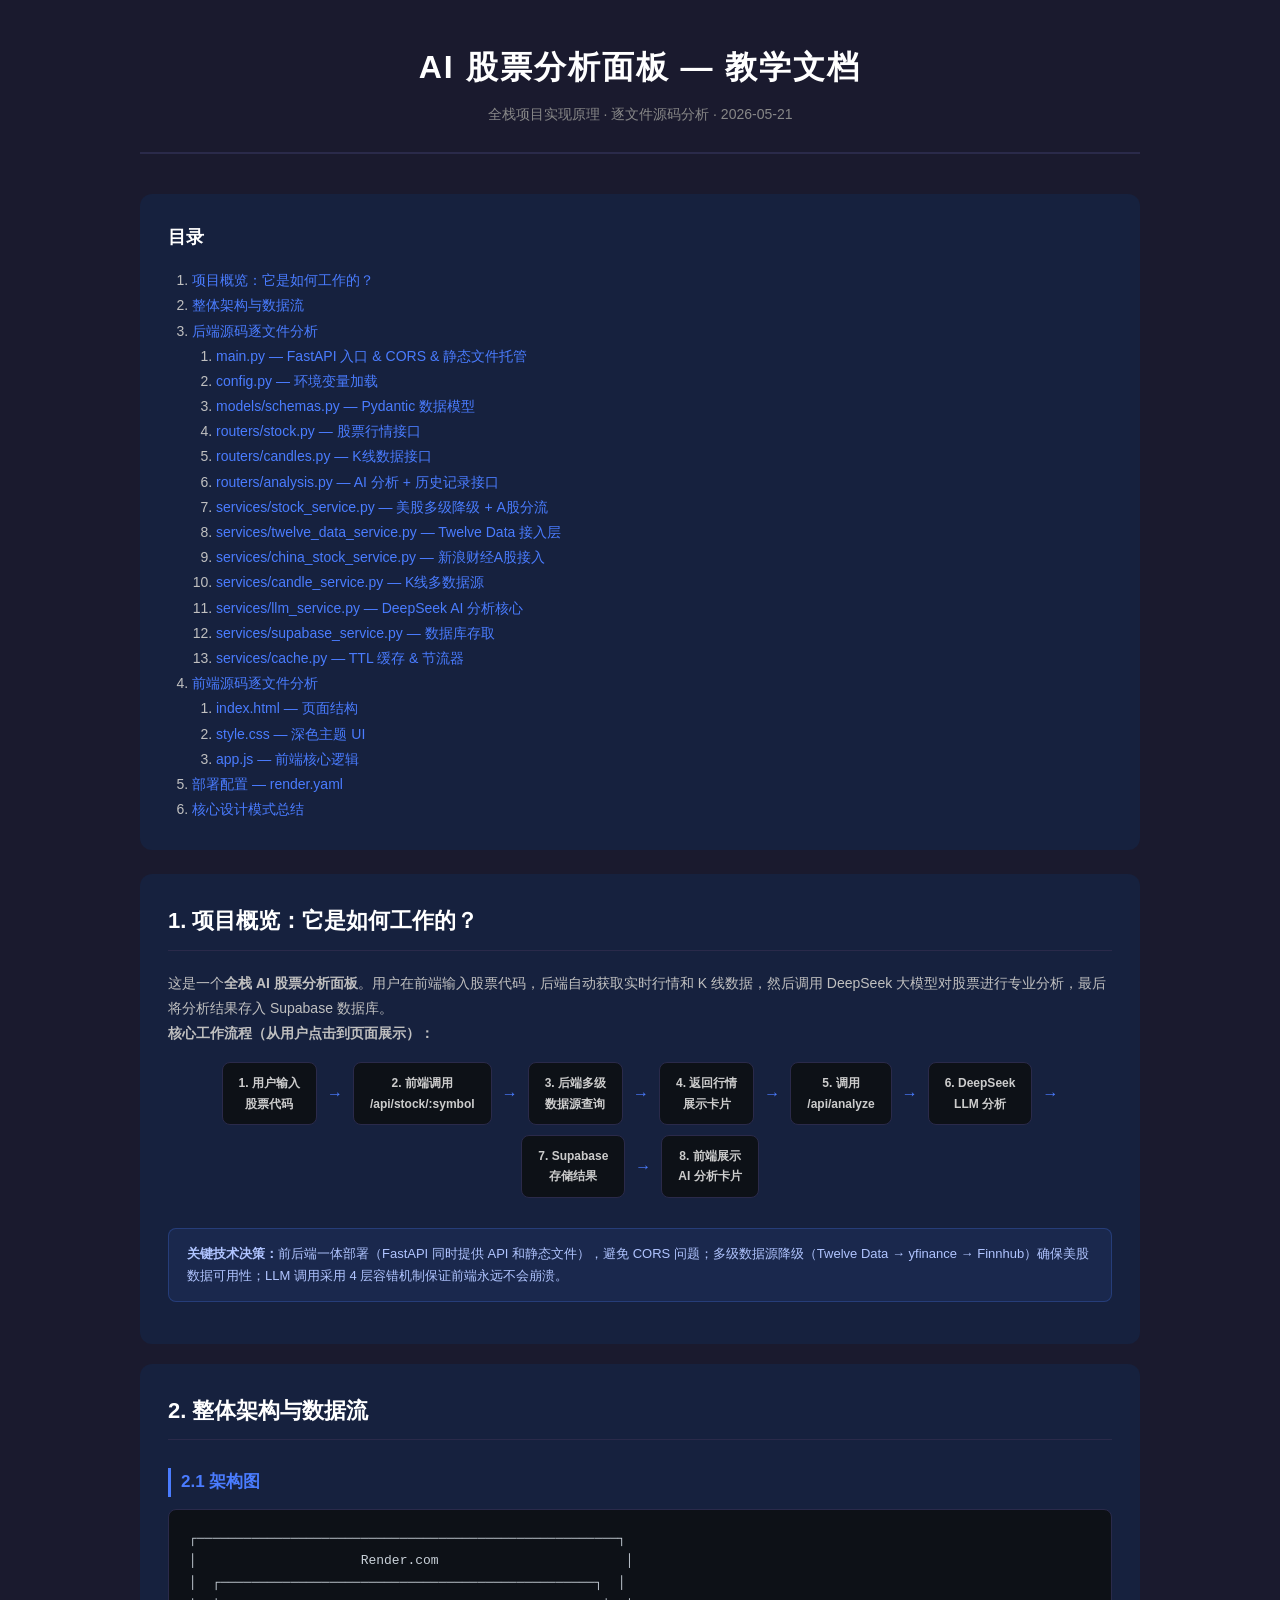
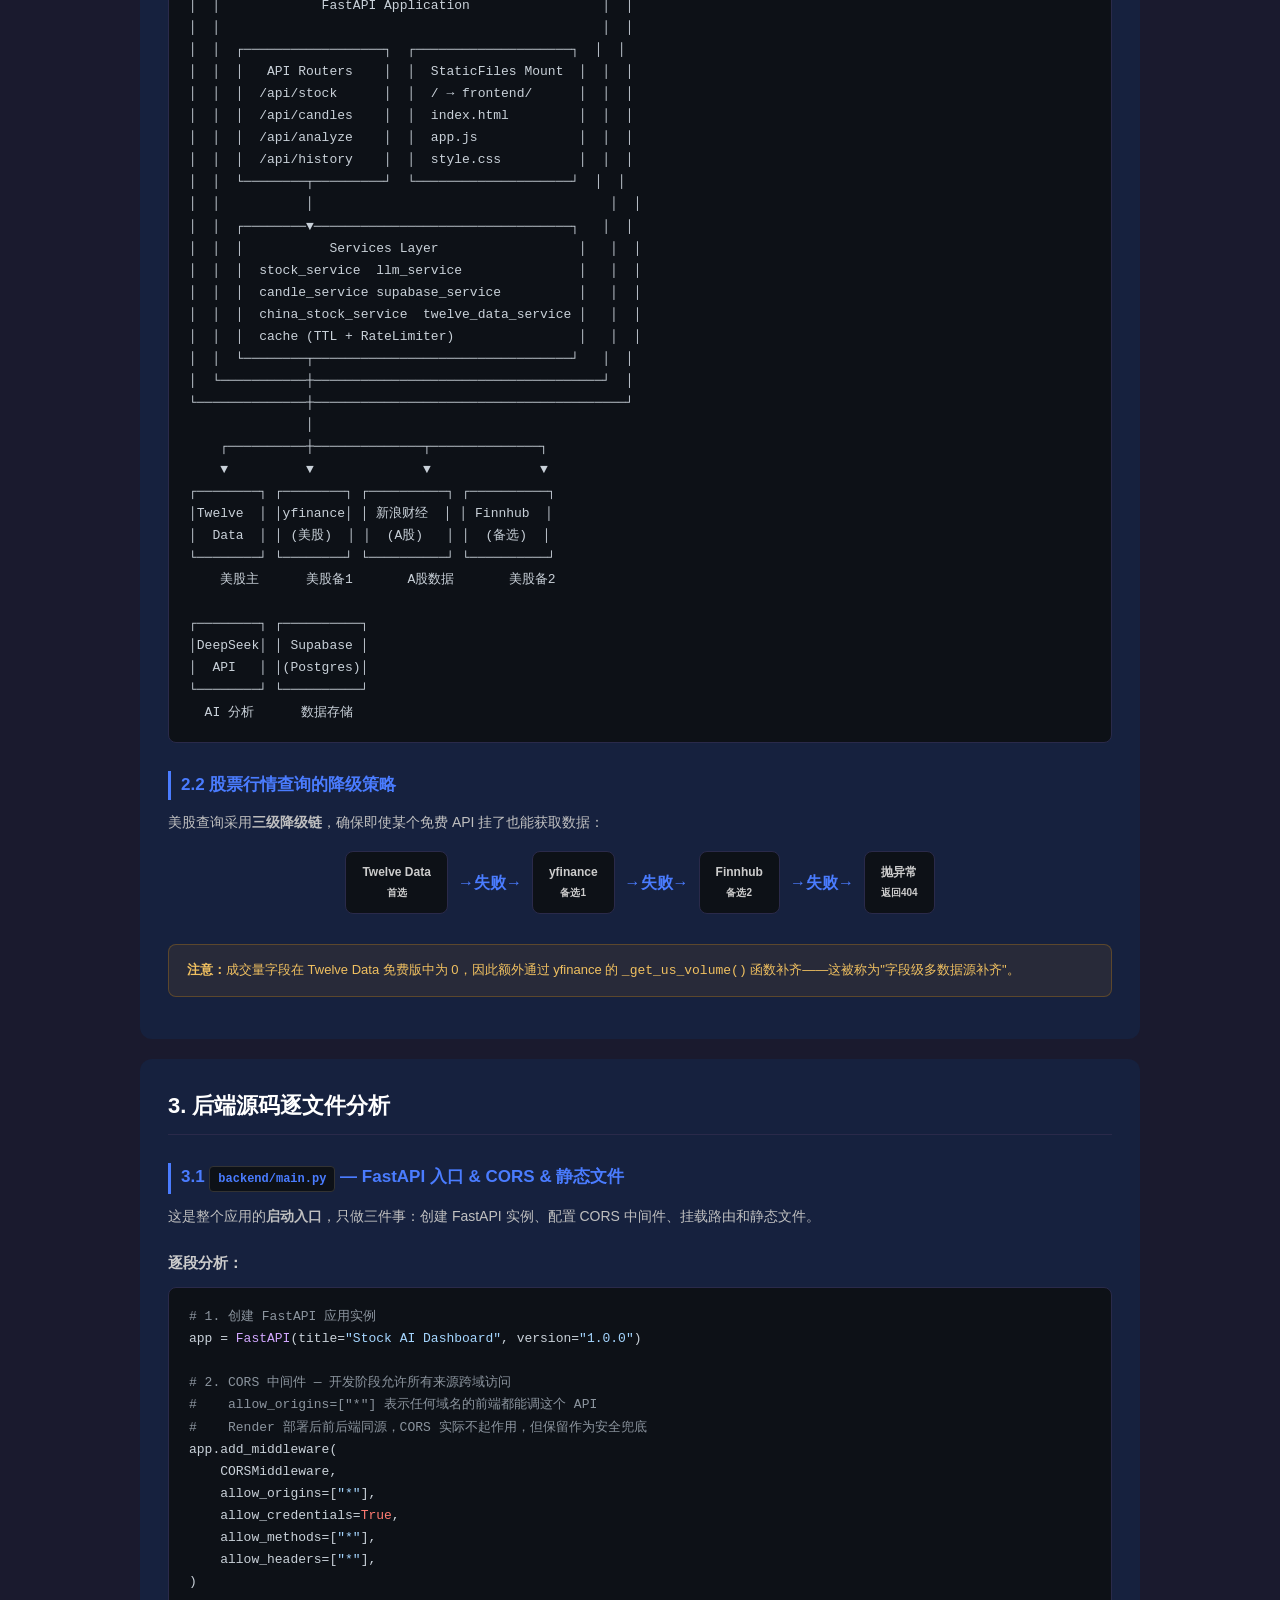
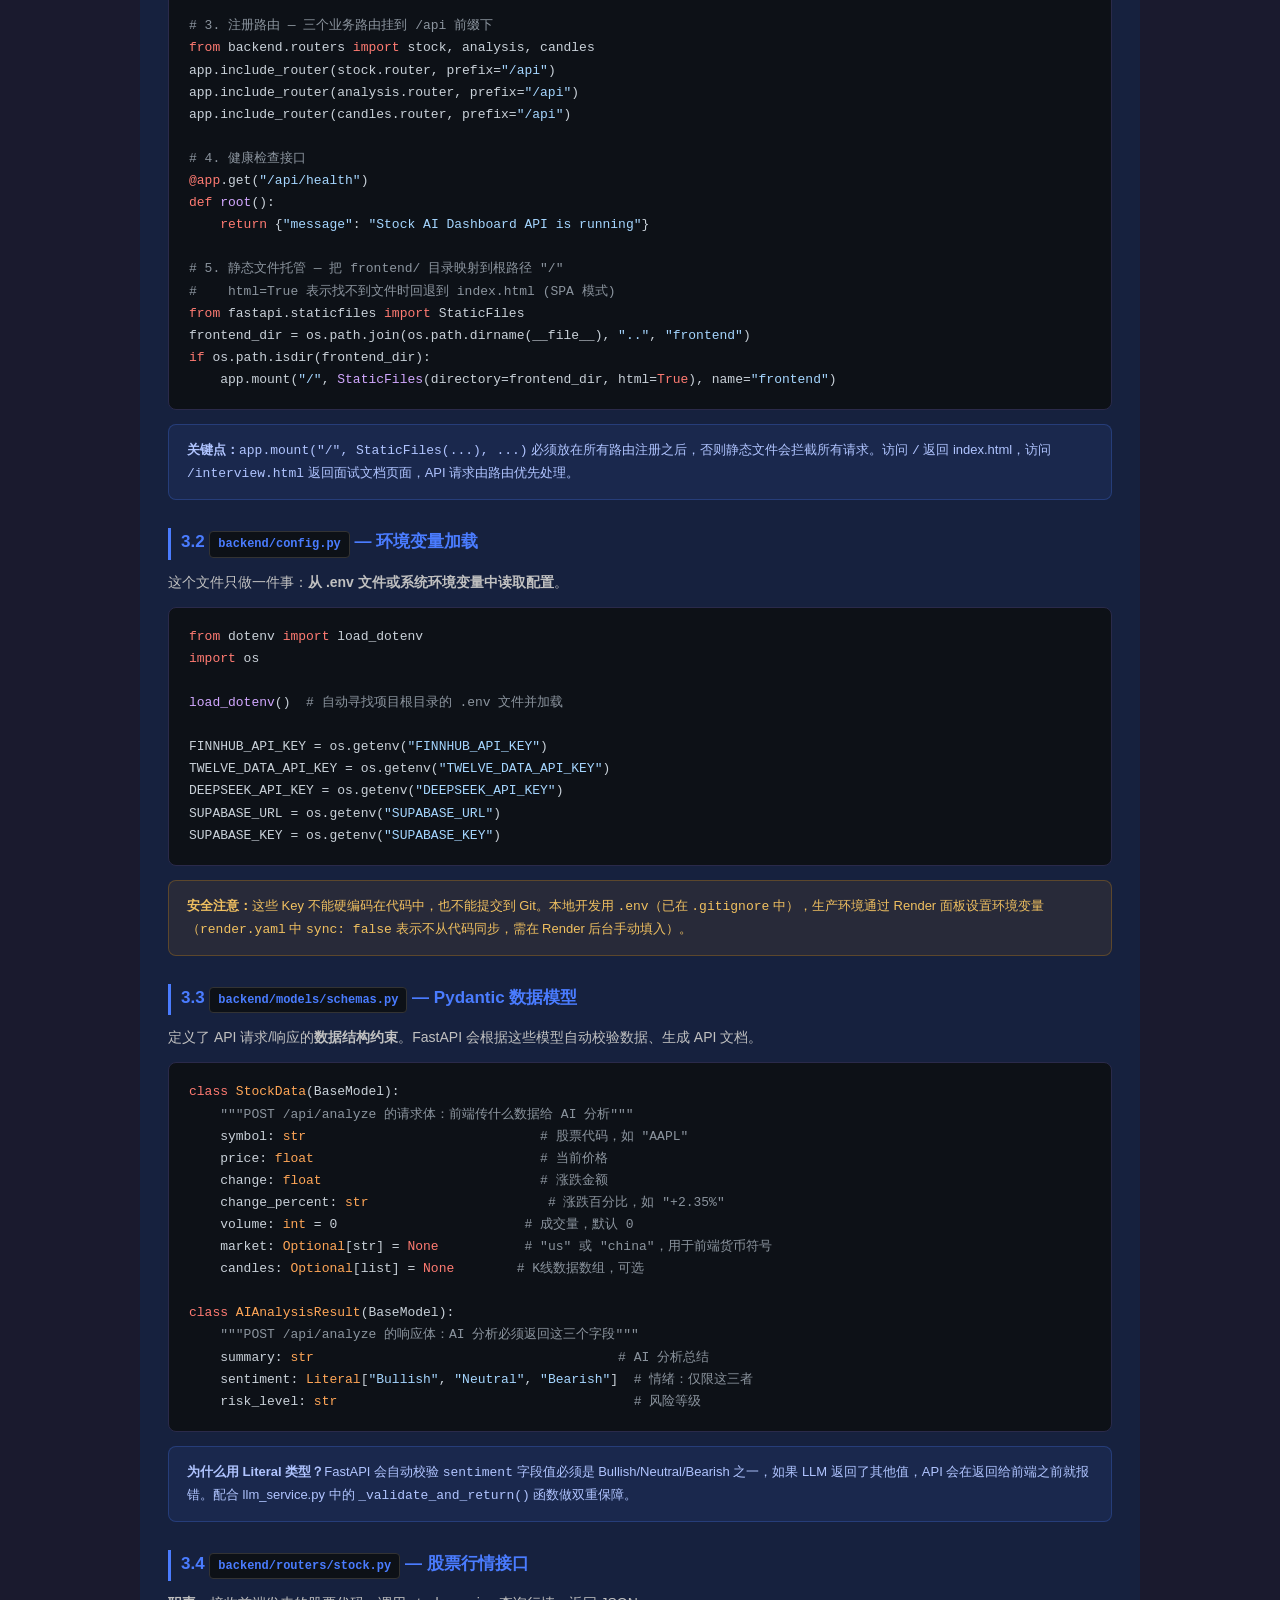
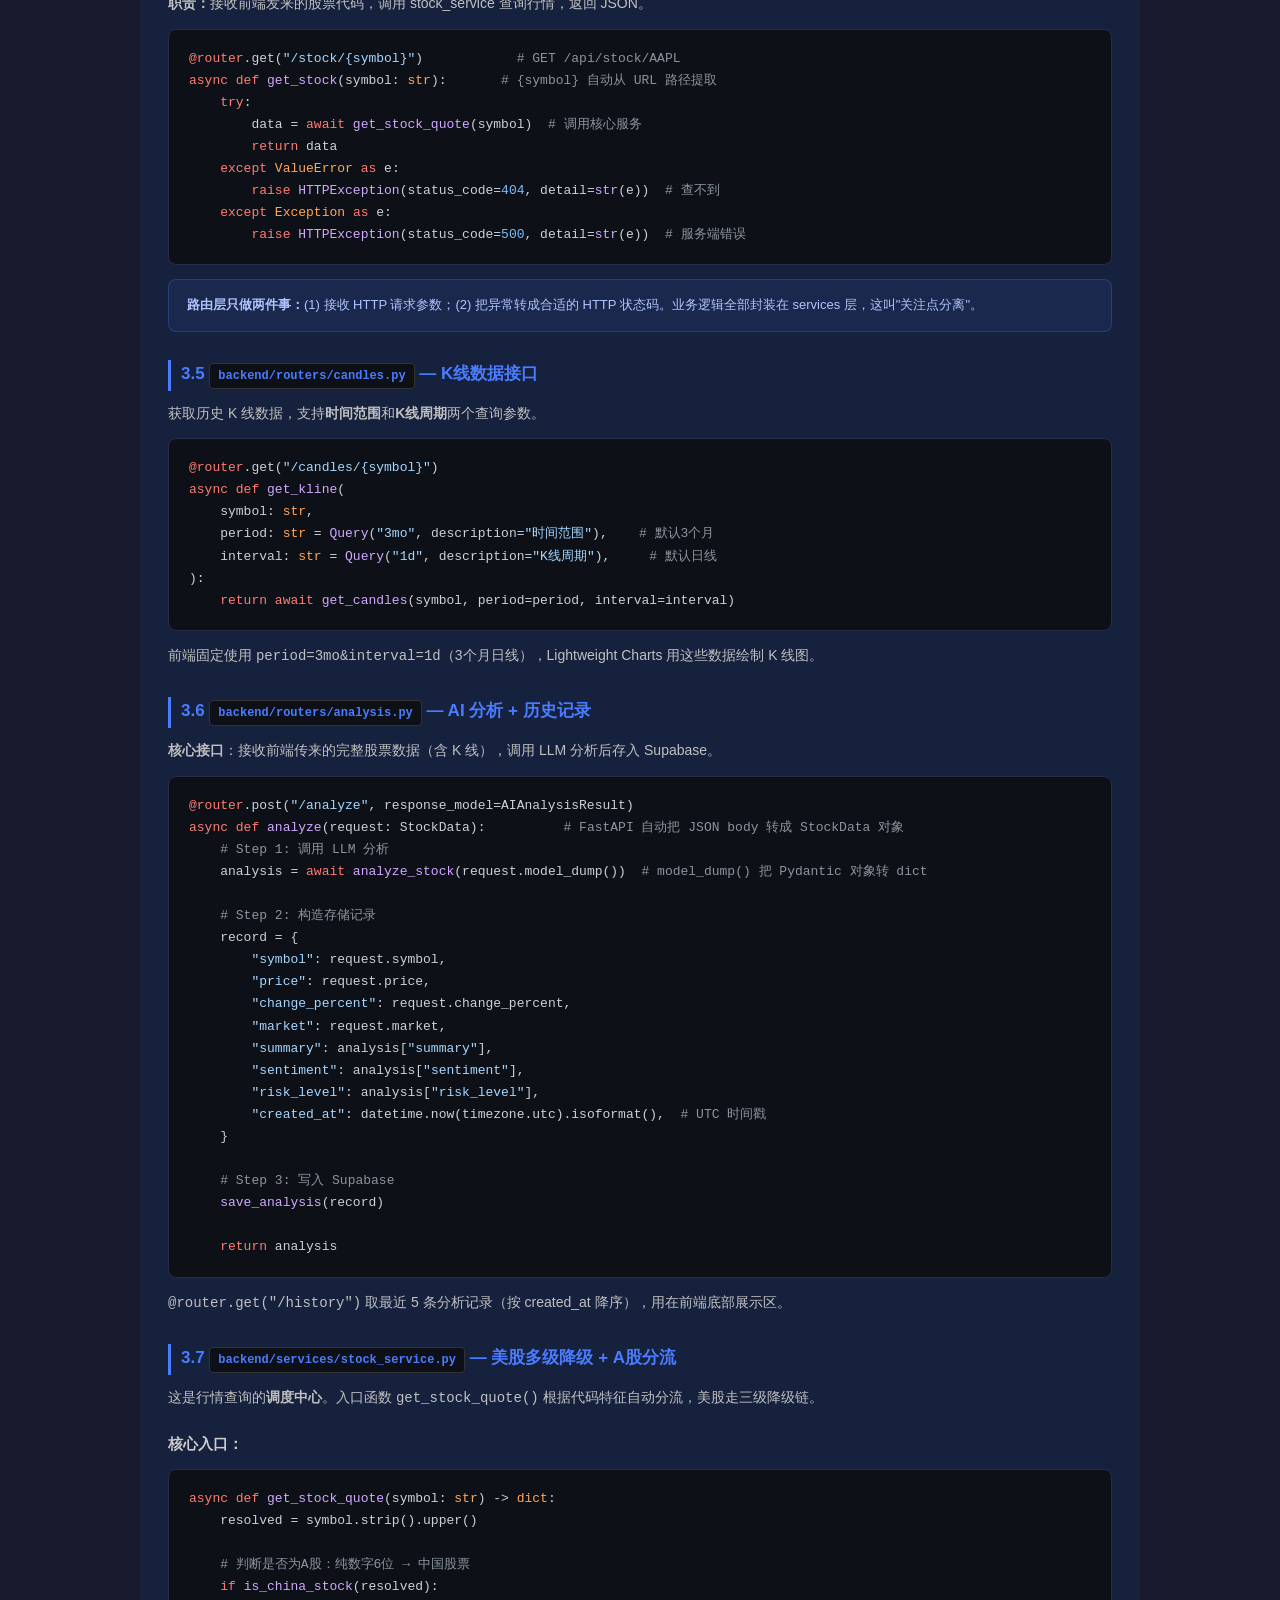
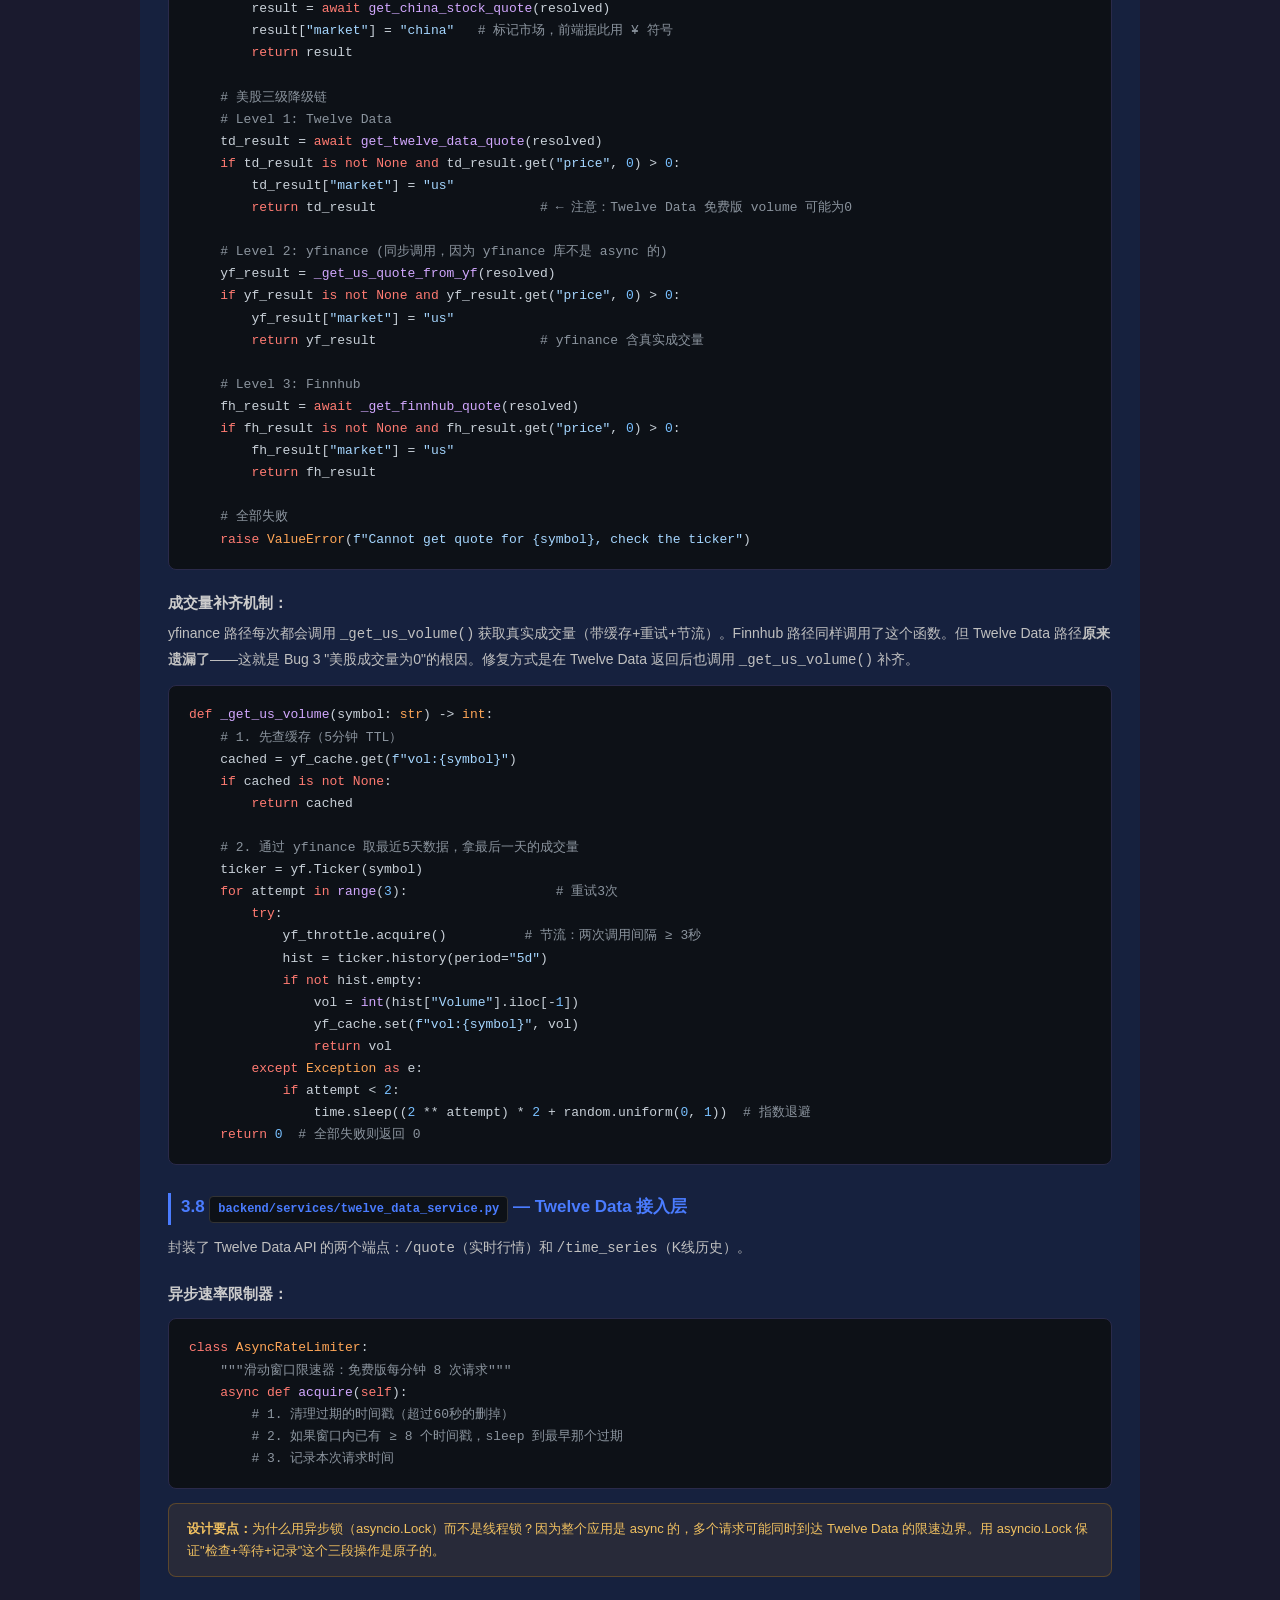
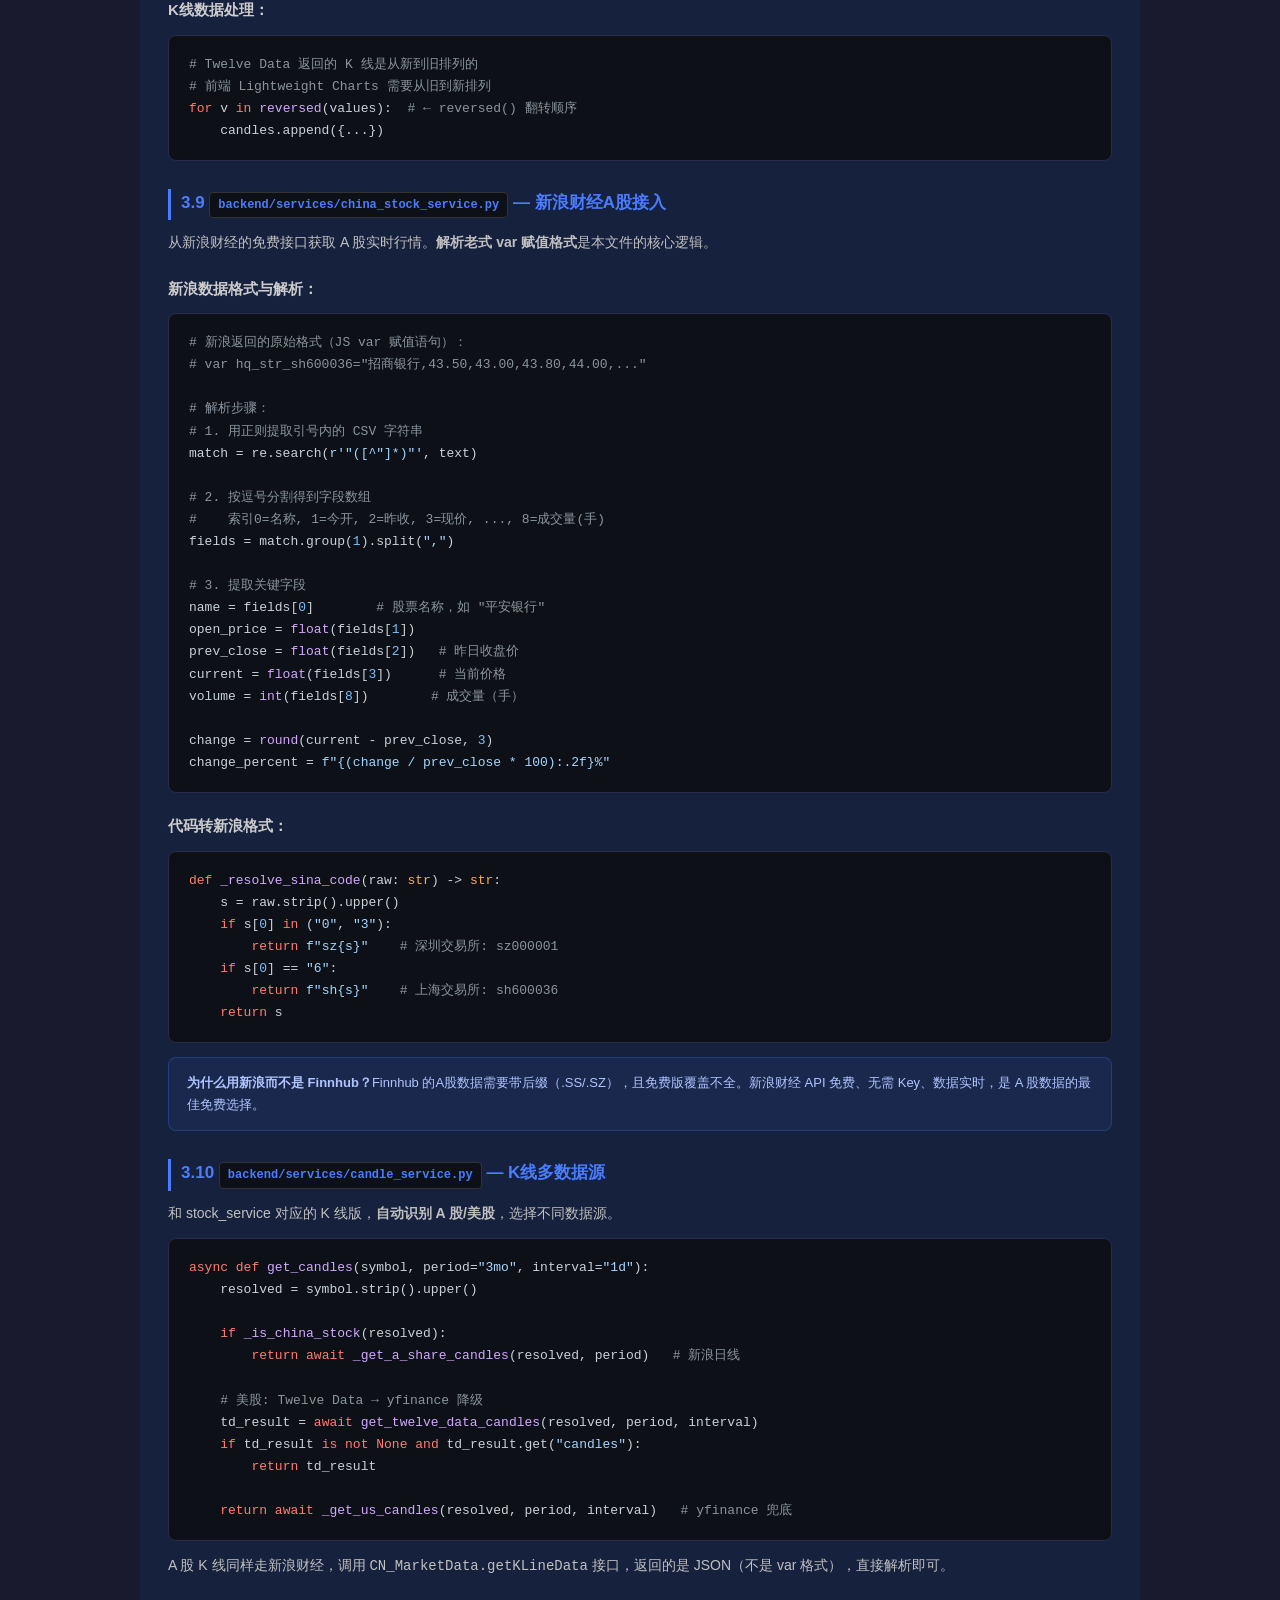
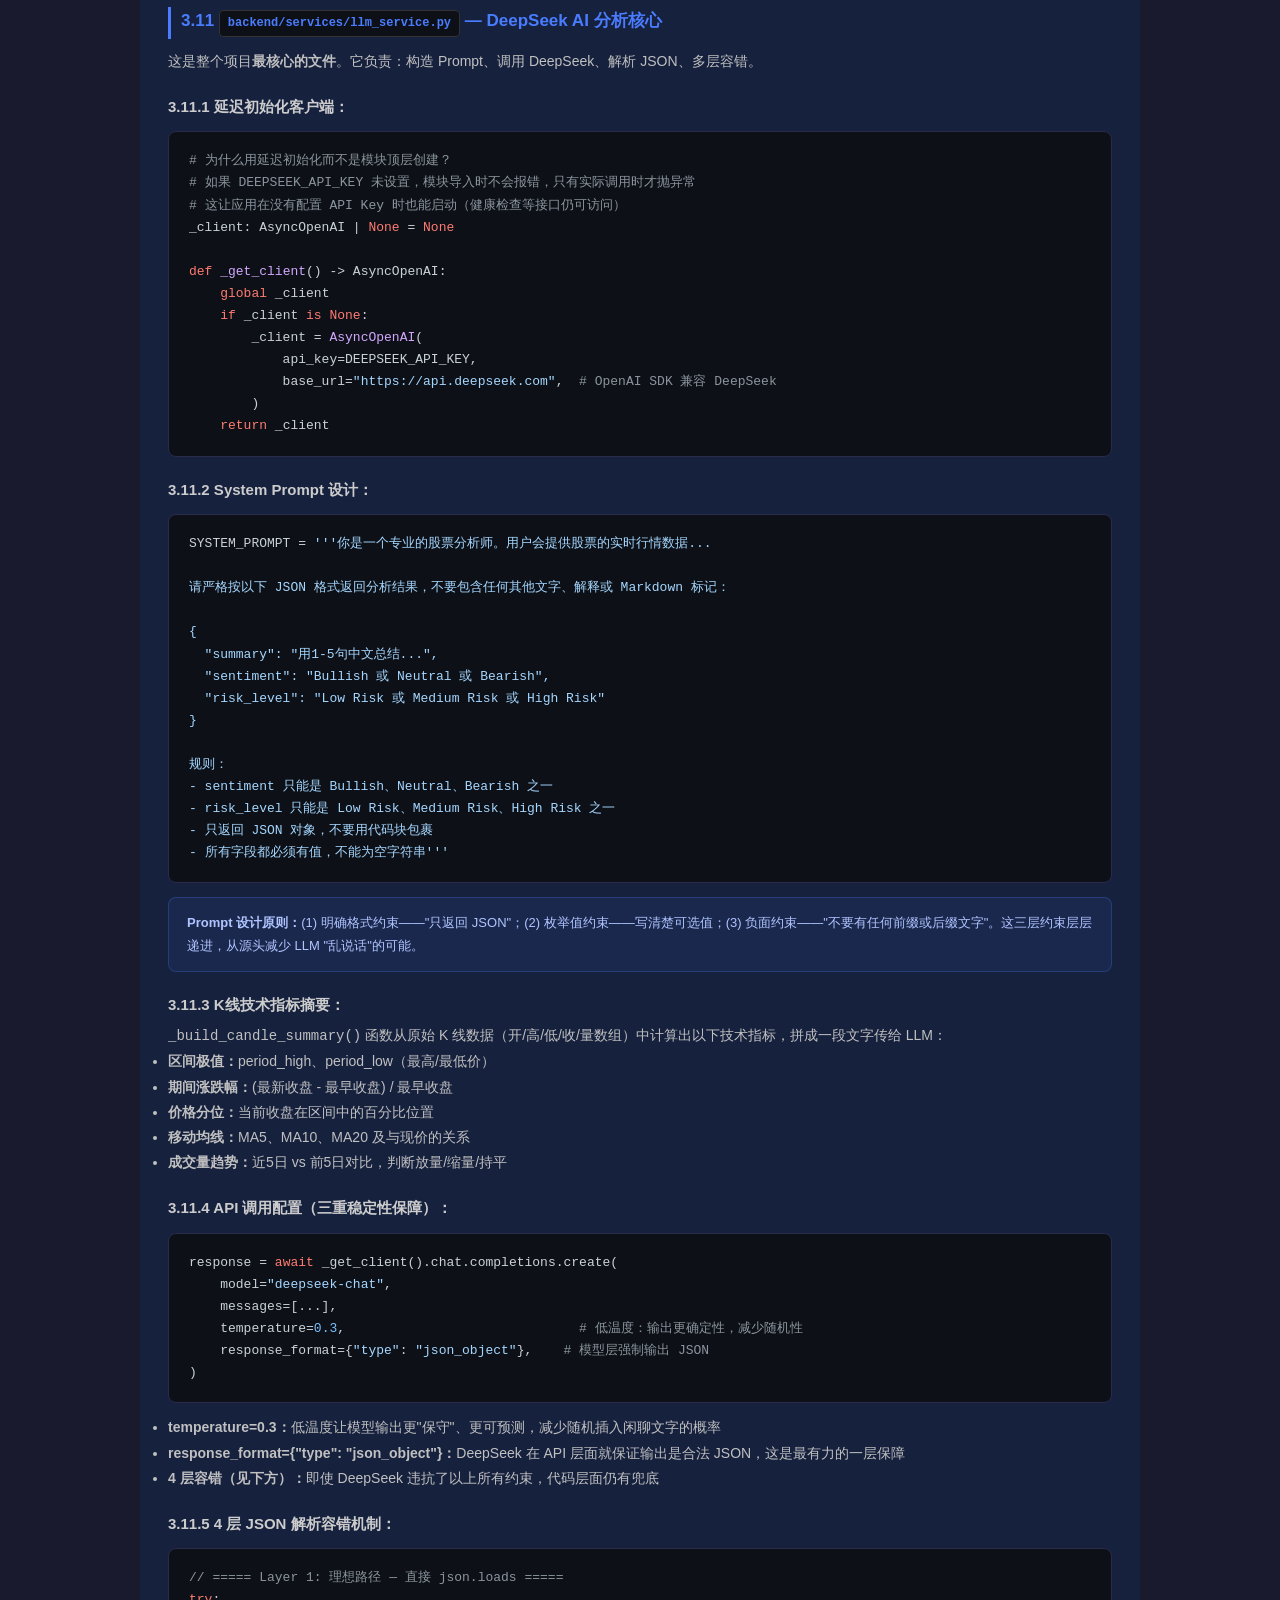
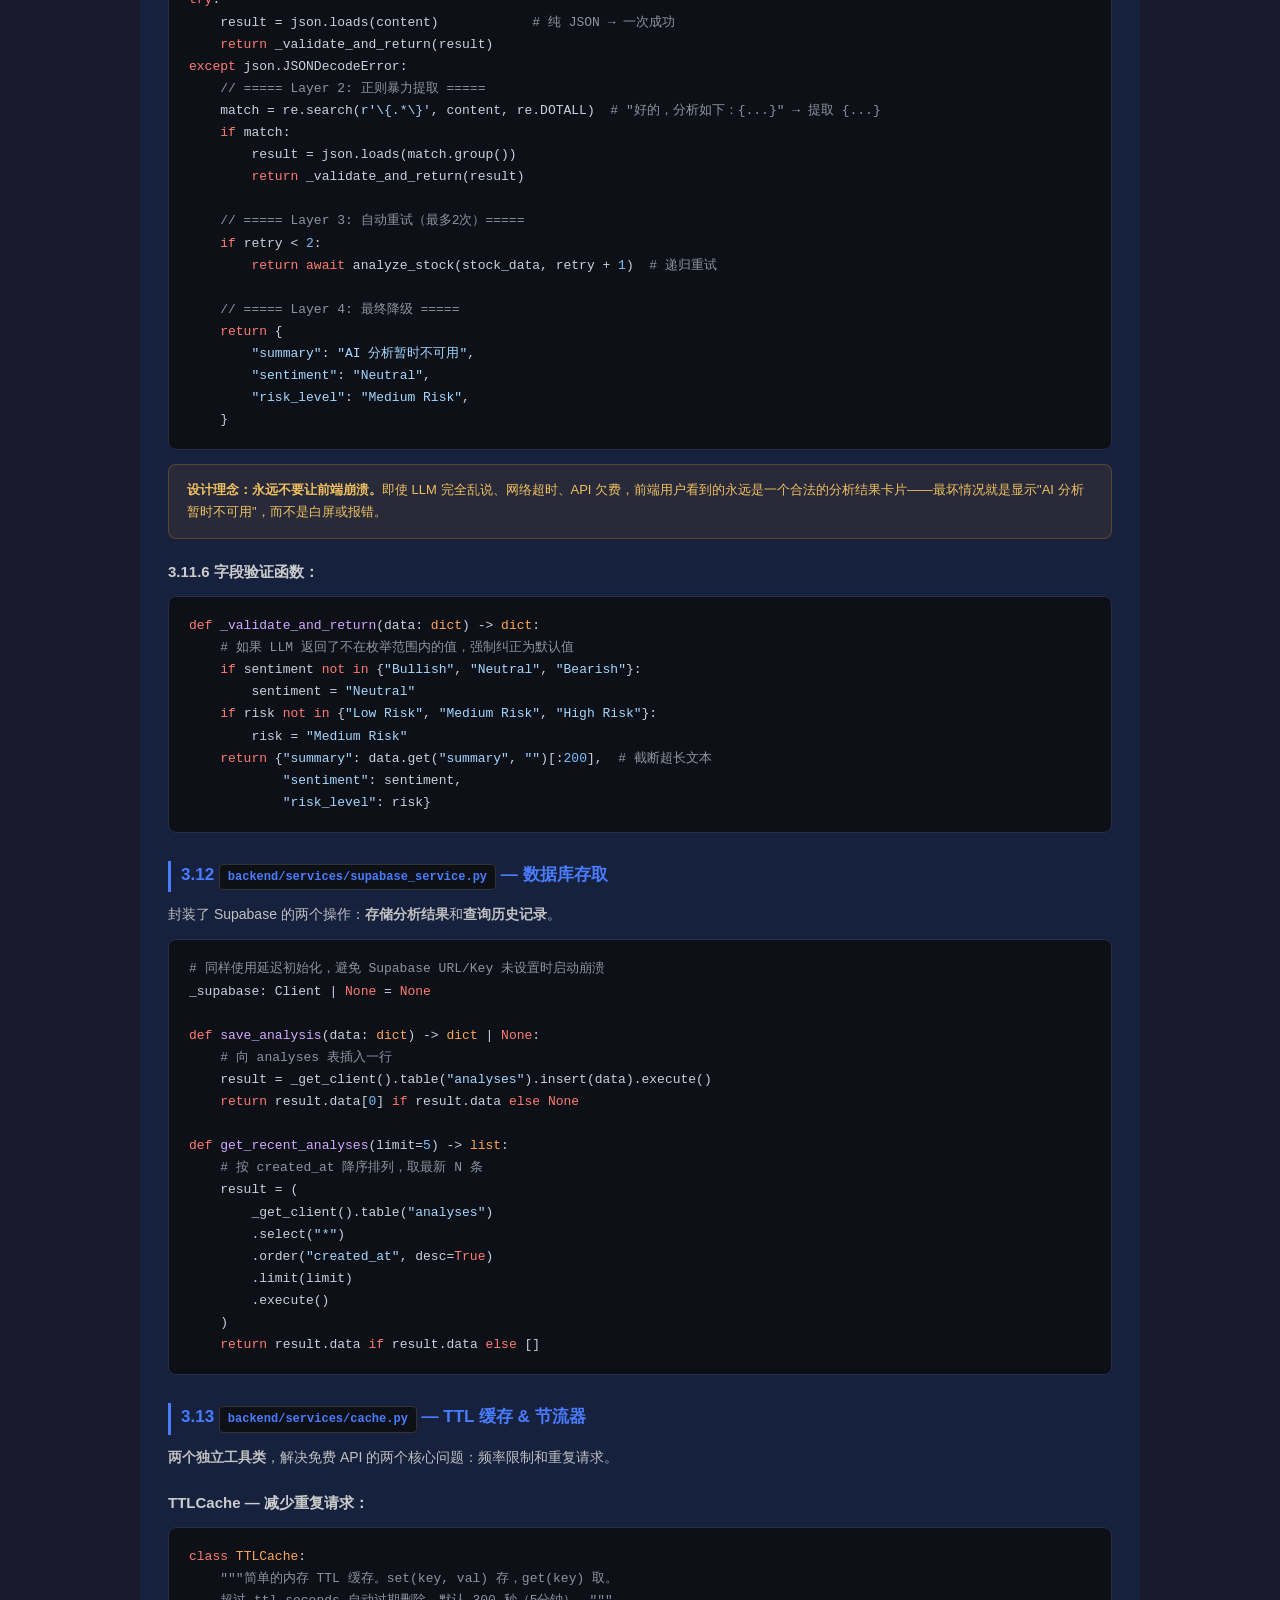
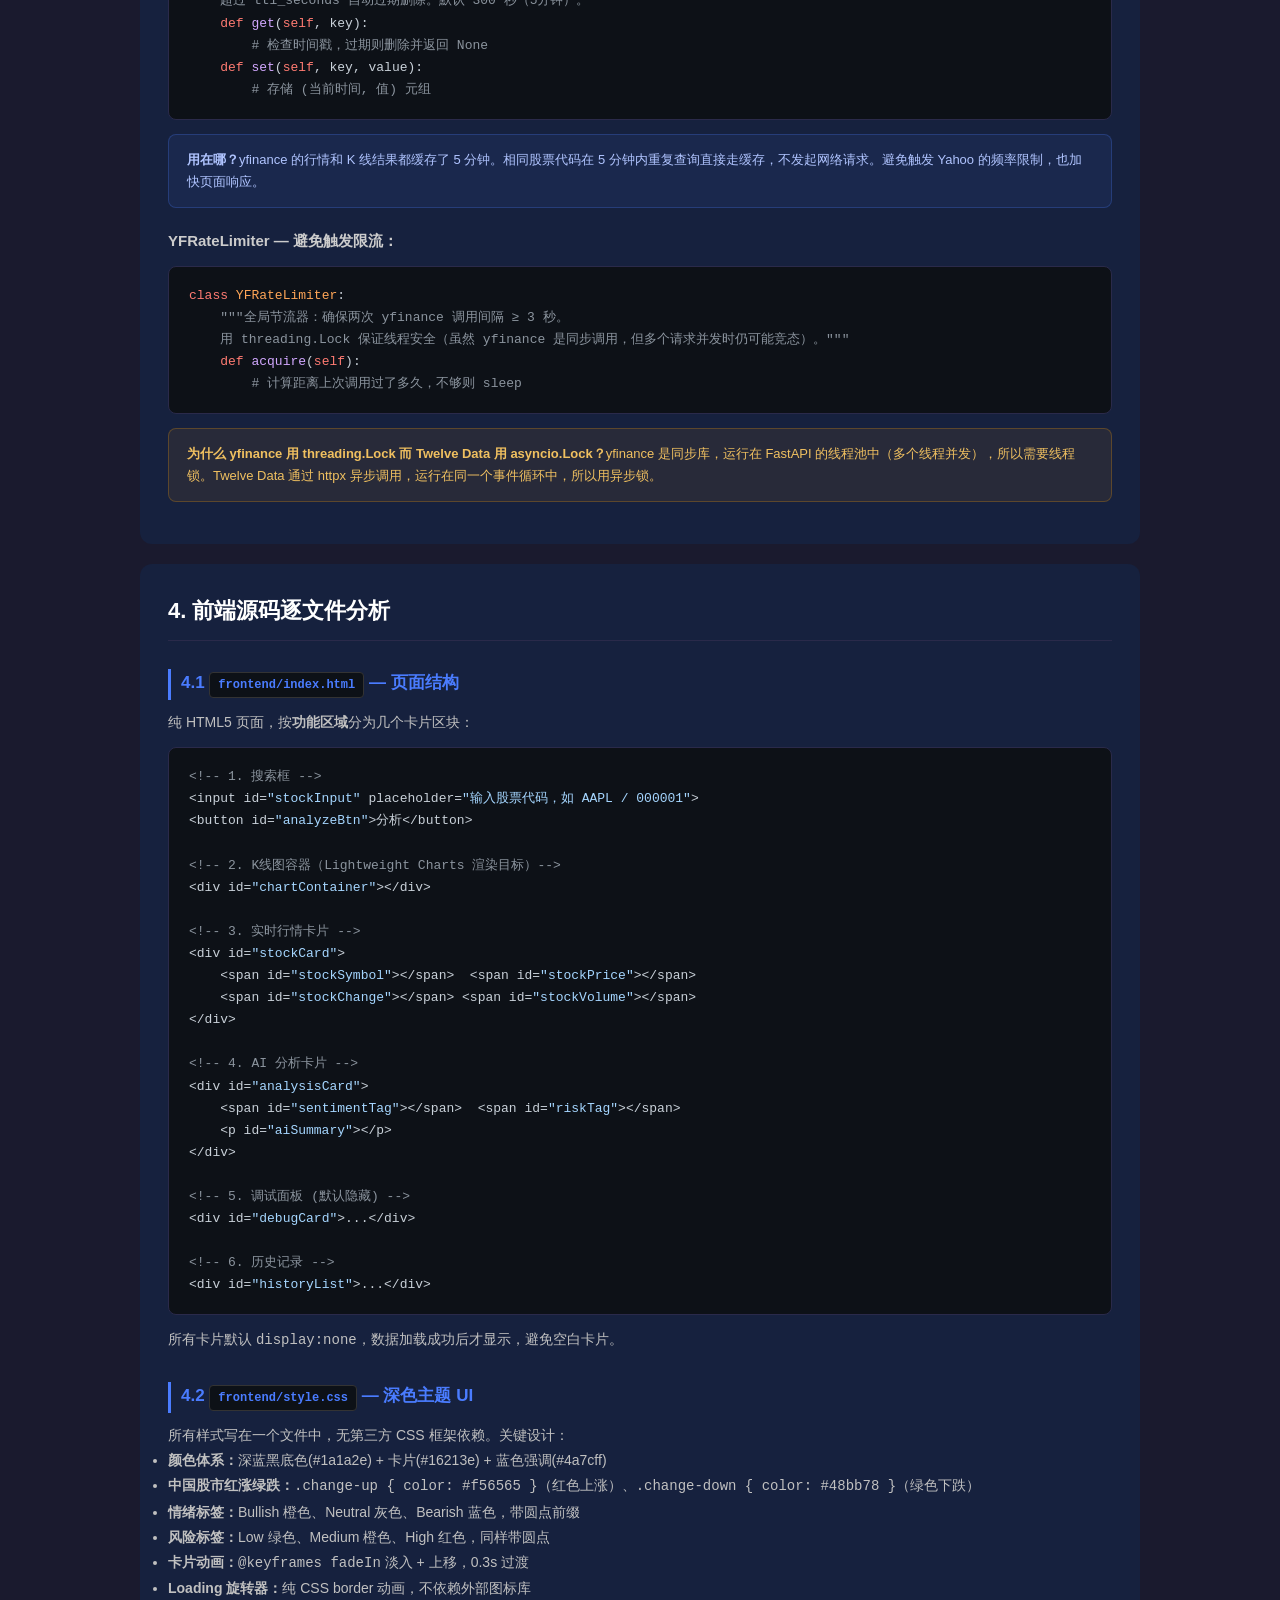
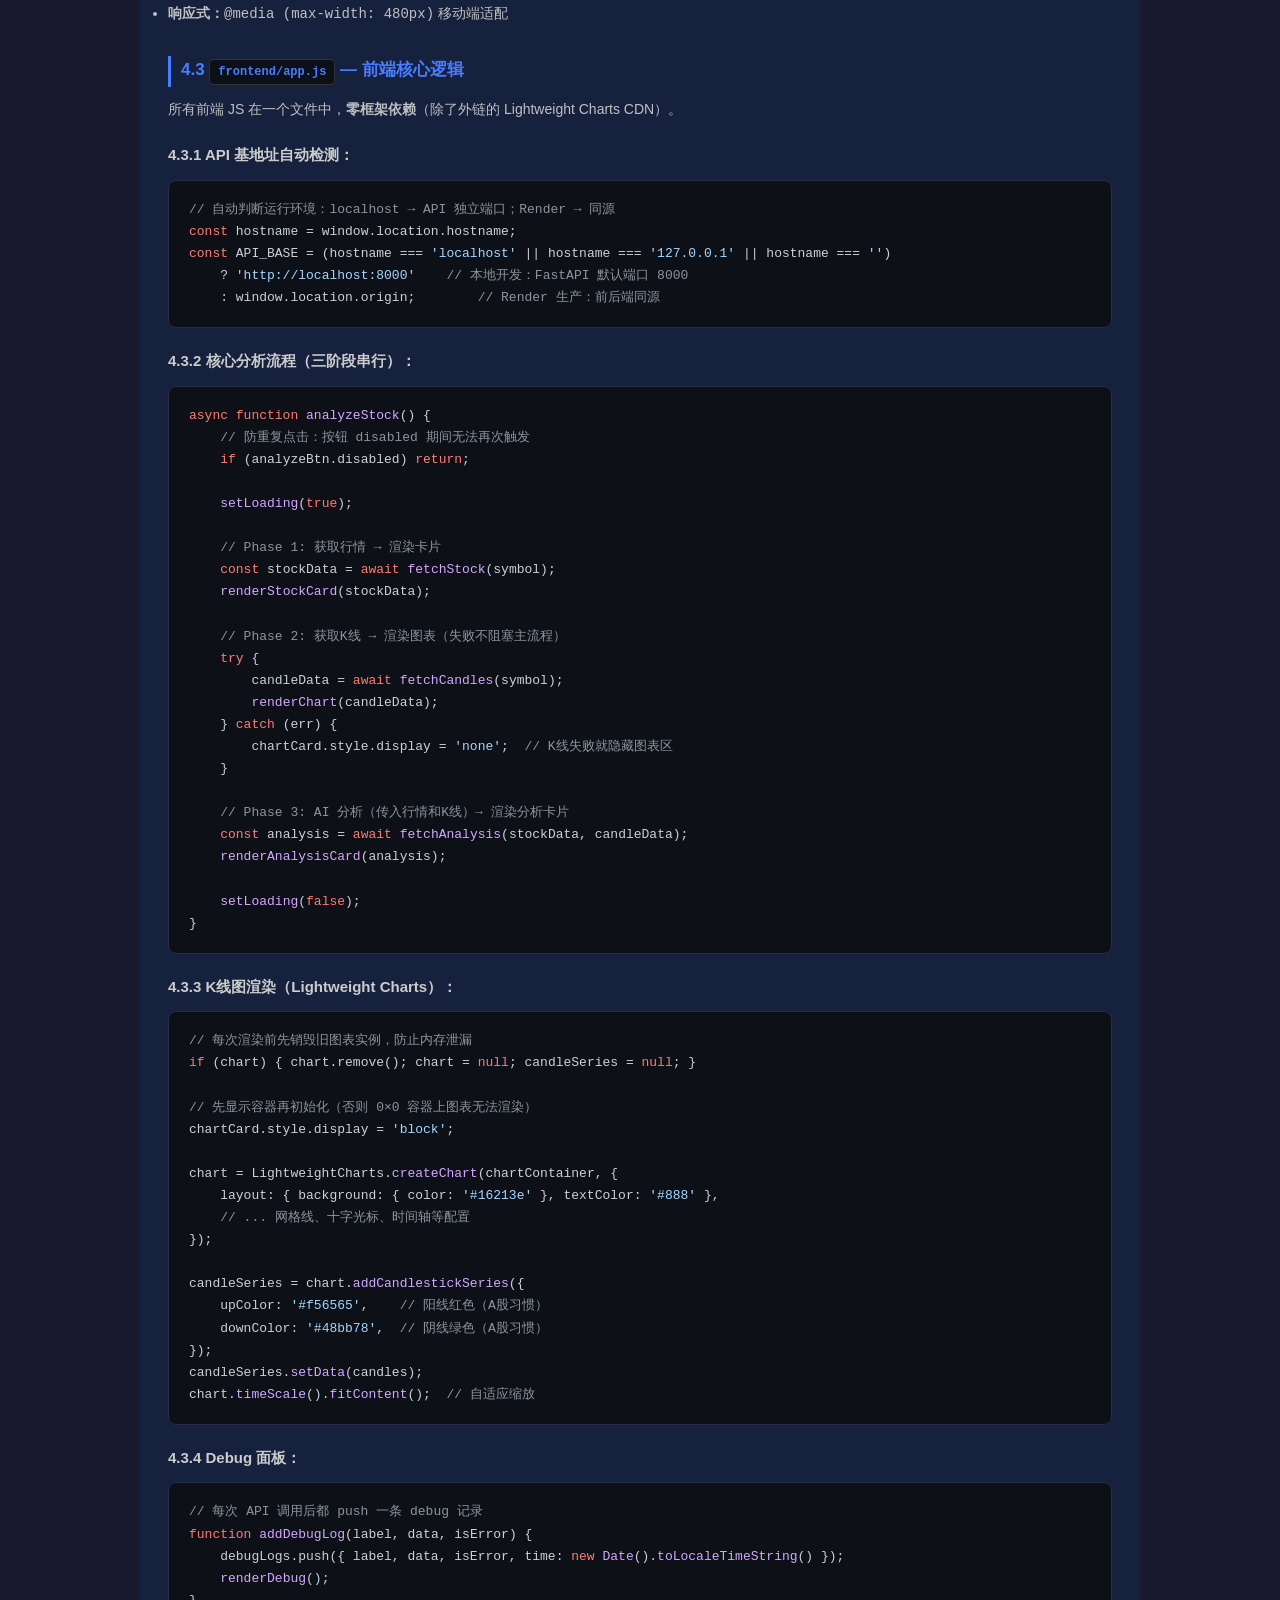
<file: tutorial/index.html>
<!DOCTYPE html>
<html lang="zh-CN">
<head>
    <meta charset="UTF-8">
    <meta name="viewport" content="width=device-width, initial-scale=1.0">
    <title>AI股票分析面板 - 教学文档</title>
    <style>
        *, *::before, *::after { box-sizing: border-box; margin: 0; padding: 0; }

        body {
            font-family: -apple-system, BlinkMacSystemFont, 'Segoe UI', Roboto, 'Helvetica Neue', sans-serif;
            background: #1a1a2e;
            color: #e0e0e0;
            min-height: 100vh;
            padding: 40px 16px;
            line-height: 1.7;
        }

        .container { max-width: 1000px; margin: 0 auto; }

        header {
            text-align: center;
            margin-bottom: 40px;
            padding-bottom: 24px;
            border-bottom: 2px solid #2a2a4a;
        }
        header h1 { font-size: 32px; font-weight: 700; color: #fff; letter-spacing: 2px; margin-bottom: 8px; }
        header p { color: #888; font-size: 14px; }

        /* Table of Contents */
        .toc {
            background: #16213e;
            border-radius: 12px;
            padding: 28px;
            margin-bottom: 24px;
        }
        .toc h2 { font-size: 18px; color: #fff; margin-bottom: 16px; }
        .toc ol { padding-left: 24px; color: #aaa; font-size: 14px; line-height: 2; }
        .toc a { color: #4a7cff; text-decoration: none; }
        .toc a:hover { text-decoration: underline; }

        .card {
            background: #16213e;
            border-radius: 12px;
            padding: 28px;
            margin-bottom: 20px;
        }
        .card h2 {
            font-size: 22px; color: #fff; margin-bottom: 20px;
            padding-bottom: 10px; border-bottom: 1px solid #2a2a4a;
        }
        .card h3 {
            font-size: 17px; color: #4a7cff; margin: 28px 0 10px;
            padding-left: 10px; border-left: 3px solid #4a7cff;
        }
        .card h4 {
            font-size: 15px; color: #ccc; margin: 20px 0 6px;
        }

        p, li { color: #c0c0c0; font-size: 14px; line-height: 1.8; }

        pre {
            background: #0d1117;
            border-radius: 8px;
            padding: 18px 20px;
            overflow-x: auto;
            font-family: 'SF Mono', 'Cascadia Code', 'Consolas', 'Fira Code', monospace;
            font-size: 13px;
            line-height: 1.7;
            color: #c9d1d9;
            border: 1px solid #2a2a4a;
            margin: 12px 0;
        }

        .kw { color: #ff7b72; }
        .str { color: #a5d6ff; }
        .cm { color: #8b949e; }
        .fn { color: #d2a8ff; }
        .num { color: #79c0ff; }
        .ty { color: #ffa657; }

        .info-box {
            background: rgba(74, 124, 255, 0.08);
            border: 1px solid rgba(74, 124, 255, 0.25);
            border-radius: 8px;
            padding: 14px 18px;
            margin: 14px 0;
            font-size: 13px;
            color: #b0c4ff;
        }
        .warn-box {
            background: rgba(245, 158, 11, 0.08);
            border: 1px solid rgba(245, 158, 11, 0.25);
            border-radius: 8px;
            padding: 14px 18px;
            margin: 14px 0;
            font-size: 13px;
            color: #f0c060;
        }

        table {
            width: 100%;
            border-collapse: collapse;
            margin: 12px 0;
        }
        th, td {
            padding: 10px 14px;
            text-align: left;
            border-bottom: 1px solid #2a2a4a;
            font-size: 13px;
        }
        th { color: #888; font-weight: 600; font-size: 12px; text-transform: uppercase; letter-spacing: 1px; width: 180px; }
        td { color: #e0e0e0; }

        .flow {
            display: flex;
            align-items: center;
            justify-content: center;
            gap: 10px;
            flex-wrap: wrap;
            padding: 16px 0;
        }
        .flow-box {
            background: #0d1117;
            border: 1px solid #2a2a4a;
            border-radius: 8px;
            padding: 10px 16px;
            text-align: center;
            font-size: 12px;
            font-weight: 600;
            color: #ccc;
        }
        .flow-arrow { color: #4a7cff; font-size: 16px; font-weight: 700; }

        .file-path {
            display: inline-block;
            background: #0d1117;
            border: 1px solid #333;
            border-radius: 4px;
            padding: 2px 8px;
            font-family: 'SF Mono', 'Consolas', monospace;
            font-size: 12px;
            color: #4a7cff;
            margin: 2px 0;
        }

        footer {
            text-align: center;
            padding: 30px;
            color: #666;
            font-size: 12px;
        }

        @media (max-width: 640px) {
            header h1 { font-size: 22px; }
            pre { font-size: 11px; padding: 12px; }
            .flow { flex-direction: column; }
            .flow-arrow { display: none; }
        }
    </style>
</head>
<body>
    <div class="container">

        <header>
            <h1>AI 股票分析面板 — 教学文档</h1>
            <p>全栈项目实现原理 &middot; 逐文件源码分析 &middot; 2026-05-21</p>
        </header>

        <!-- ====== 目录 ====== -->
        <div class="toc">
            <h2>目录</h2>
            <ol>
                <li><a href="#s1">项目概览：它是如何工作的？</a></li>
                <li><a href="#s2">整体架构与数据流</a></li>
                <li><a href="#s3">后端源码逐文件分析</a>
                    <ol>
                        <li><a href="#s3-1">main.py — FastAPI 入口 &amp; CORS &amp; 静态文件托管</a></li>
                        <li><a href="#s3-2">config.py — 环境变量加载</a></li>
                        <li><a href="#s3-3">models/schemas.py — Pydantic 数据模型</a></li>
                        <li><a href="#s3-4">routers/stock.py — 股票行情接口</a></li>
                        <li><a href="#s3-5">routers/candles.py — K线数据接口</a></li>
                        <li><a href="#s3-6">routers/analysis.py — AI 分析 + 历史记录接口</a></li>
                        <li><a href="#s3-7">services/stock_service.py — 美股多级降级 + A股分流</a></li>
                        <li><a href="#s3-8">services/twelve_data_service.py — Twelve Data 接入层</a></li>
                        <li><a href="#s3-9">services/china_stock_service.py — 新浪财经A股接入</a></li>
                        <li><a href="#s3-10">services/candle_service.py — K线多数据源</a></li>
                        <li><a href="#s3-11">services/llm_service.py — DeepSeek AI 分析核心</a></li>
                        <li><a href="#s3-12">services/supabase_service.py — 数据库存取</a></li>
                        <li><a href="#s3-13">services/cache.py — TTL 缓存 &amp; 节流器</a></li>
                    </ol>
                </li>
                <li><a href="#s4">前端源码逐文件分析</a>
                    <ol>
                        <li><a href="#s4-1">index.html — 页面结构</a></li>
                        <li><a href="#s4-2">style.css — 深色主题 UI</a></li>
                        <li><a href="#s4-3">app.js — 前端核心逻辑</a></li>
                    </ol>
                </li>
                <li><a href="#s5">部署配置 — render.yaml</a></li>
                <li><a href="#s6">核心设计模式总结</a></li>
            </ol>
        </div>

        <!-- ====== S1: 项目概览 ====== -->
        <div class="card" id="s1">
            <h2>1. 项目概览：它是如何工作的？</h2>

            <p>这是一个<strong>全栈 AI 股票分析面板</strong>。用户在前端输入股票代码，后端自动获取实时行情和 K 线数据，然后调用 DeepSeek 大模型对股票进行专业分析，最后将分析结果存入 Supabase 数据库。</p>

            <p><strong>核心工作流程（从用户点击到页面展示）：</strong></p>

            <div class="flow">
                <div class="flow-box">1. 用户输入<br>股票代码</div>
                <span class="flow-arrow">→</span>
                <div class="flow-box">2. 前端调用<br>/api/stock/:symbol</div>
                <span class="flow-arrow">→</span>
                <div class="flow-box">3. 后端多级<br>数据源查询</div>
                <span class="flow-arrow">→</span>
                <div class="flow-box">4. 返回行情<br>展示卡片</div>
                <span class="flow-arrow">→</span>
                <div class="flow-box">5. 调用<br>/api/analyze</div>
                <span class="flow-arrow">→</span>
                <div class="flow-box">6. DeepSeek<br>LLM 分析</div>
                <span class="flow-arrow">→</span>
                <div class="flow-box">7. Supabase<br>存储结果</div>
                <span class="flow-arrow">→</span>
                <div class="flow-box">8. 前端展示<br>AI 分析卡片</div>
            </div>

            <div class="info-box">
                <strong>关键技术决策：</strong>前后端一体部署（FastAPI 同时提供 API 和静态文件），避免 CORS 问题；多级数据源降级（Twelve Data → yfinance → Finnhub）确保美股数据可用性；LLM 调用采用 4 层容错机制保证前端永远不会崩溃。
            </div>
        </div>

        <!-- ====== S2: 架构 ====== -->
        <div class="card" id="s2">
            <h2>2. 整体架构与数据流</h2>

            <h3>2.1 架构图</h3>
            <pre>
┌──────────────────────────────────────────────────────┐
│                     Render.com                        │
│  ┌────────────────────────────────────────────────┐  │
│  │             FastAPI Application                 │  │
│  │                                                 │  │
│  │  ┌──────────────────┐  ┌────────────────────┐  │  │
│  │  │   API Routers    │  │  StaticFiles Mount  │  │  │
│  │  │  /api/stock      │  │  / → frontend/      │  │  │
│  │  │  /api/candles    │  │  index.html         │  │  │
│  │  │  /api/analyze    │  │  app.js             │  │  │
│  │  │  /api/history    │  │  style.css          │  │  │
│  │  └────────┬─────────┘  └────────────────────┘  │  │
│  │           │                                      │  │
│  │  ┌────────▼─────────────────────────────────┐   │  │
│  │  │           Services Layer                  │   │  │
│  │  │  stock_service  llm_service               │   │  │
│  │  │  candle_service supabase_service          │   │  │
│  │  │  china_stock_service  twelve_data_service │   │  │
│  │  │  cache (TTL + RateLimiter)                │   │  │
│  │  └────────┬─────────────────────────────────┘   │  │
│  └───────────┼─────────────────────────────────────┘  │
└──────────────┼────────────────────────────────────────┘
               │
    ┌──────────┼──────────────┬──────────────┐
    ▼          ▼              ▼              ▼
┌────────┐ ┌────────┐ ┌──────────┐ ┌──────────┐
│Twelve  │ │yfinance│ │ 新浪财经  │ │ Finnhub  │
│  Data  │ │ (美股)  │ │  (A股)   │ │  (备选)  │
└────────┘ └────────┘ └──────────┘ └──────────┘
    美股主      美股备1       A股数据       美股备2

┌────────┐ ┌──────────┐
│DeepSeek│ │ Supabase │
│  API   │ │(Postgres)│
└────────┘ └──────────┘
  AI 分析      数据存储</pre>

            <h3>2.2 股票行情查询的降级策略</h3>
            <p>美股查询采用<strong>三级降级链</strong>，确保即使某个免费 API 挂了也能获取数据：</p>

            <div class="flow">
                <div class="flow-box">Twelve Data<br><small>首选</small></div>
                <span class="flow-arrow">→失败→</span>
                <div class="flow-box">yfinance<br><small>备选1</small></div>
                <span class="flow-arrow">→失败→</span>
                <div class="flow-box">Finnhub<br><small>备选2</small></div>
                <span class="flow-arrow">→失败→</span>
                <div class="flow-box">抛异常<br><small>返回404</small></div>
            </div>

            <div class="warn-box"><strong>注意：</strong>成交量字段在 Twelve Data 免费版中为 0，因此额外通过 yfinance 的 <code>_get_us_volume()</code> 函数补齐——这被称为"字段级多数据源补齐"。</div>
        </div>

        <!-- ====== S3: 后端 ====== -->
        <div class="card" id="s3">
            <h2>3. 后端源码逐文件分析</h2>

            <!-- S3-1 -->
            <h3 id="s3-1">3.1 <span class="file-path">backend/main.py</span> — FastAPI 入口 &amp; CORS &amp; 静态文件</h3>
            <p>这是整个应用的<strong>启动入口</strong>，只做三件事：创建 FastAPI 实例、配置 CORS 中间件、挂载路由和静态文件。</p>

            <h4>逐段分析：</h4>

            <pre><span class="cm"># 1. 创建 FastAPI 应用实例</span>
app = <span class="fn">FastAPI</span>(title=<span class="str">"Stock AI Dashboard"</span>, version=<span class="str">"1.0.0"</span>)

<span class="cm"># 2. CORS 中间件 — 开发阶段允许所有来源跨域访问</span>
<span class="cm">#    allow_origins=["*"] 表示任何域名的前端都能调这个 API</span>
<span class="cm">#    Render 部署后前后端同源，CORS 实际不起作用，但保留作为安全兜底</span>
app.add_middleware(
    CORSMiddleware,
    allow_origins=[<span class="str">"*"</span>],
    allow_credentials=<span class="kw">True</span>,
    allow_methods=[<span class="str">"*"</span>],
    allow_headers=[<span class="str">"*"</span>],
)

<span class="cm"># 3. 注册路由 — 三个业务路由挂到 /api 前缀下</span>
<span class="kw">from</span> backend.routers <span class="kw">import</span> stock, analysis, candles
app.include_router(stock.router, prefix=<span class="str">"/api"</span>)
app.include_router(analysis.router, prefix=<span class="str">"/api"</span>)
app.include_router(candles.router, prefix=<span class="str">"/api"</span>)

<span class="cm"># 4. 健康检查接口</span>
<span class="kw">@app</span>.get(<span class="str">"/api/health"</span>)
<span class="kw">def</span> <span class="fn">root</span>():
    <span class="kw">return</span> {<span class="str">"message"</span>: <span class="str">"Stock AI Dashboard API is running"</span>}

<span class="cm"># 5. 静态文件托管 — 把 frontend/ 目录映射到根路径 "/"</span>
<span class="cm">#    html=True 表示找不到文件时回退到 index.html (SPA 模式)</span>
<span class="kw">from</span> fastapi.staticfiles <span class="kw">import</span> StaticFiles
frontend_dir = os.path.join(os.path.dirname(__file__), <span class="str">".."</span>, <span class="str">"frontend"</span>)
<span class="kw">if</span> os.path.isdir(frontend_dir):
    app.mount(<span class="str">"/"</span>, <span class="fn">StaticFiles</span>(directory=frontend_dir, html=<span class="kw">True</span>), name=<span class="str">"frontend"</span>)</pre>

            <div class="info-box">
                <strong>关键点：</strong><code>app.mount("/", StaticFiles(...), ...)</code> 必须放在所有路由注册之后，否则静态文件会拦截所有请求。访问 <code>/</code> 返回 index.html，访问 <code>/interview.html</code> 返回面试文档页面，API 请求由路由优先处理。
            </div>

            <!-- S3-2 -->
            <h3 id="s3-2">3.2 <span class="file-path">backend/config.py</span> — 环境变量加载</h3>
            <p>这个文件只做一件事：<strong>从 .env 文件或系统环境变量中读取配置</strong>。</p>

            <pre><span class="kw">from</span> dotenv <span class="kw">import</span> load_dotenv
<span class="kw">import</span> os

<span class="fn">load_dotenv</span>()  <span class="cm"># 自动寻找项目根目录的 .env 文件并加载</span>

FINNHUB_API_KEY = os.getenv(<span class="str">"FINNHUB_API_KEY"</span>)
TWELVE_DATA_API_KEY = os.getenv(<span class="str">"TWELVE_DATA_API_KEY"</span>)
DEEPSEEK_API_KEY = os.getenv(<span class="str">"DEEPSEEK_API_KEY"</span>)
SUPABASE_URL = os.getenv(<span class="str">"SUPABASE_URL"</span>)
SUPABASE_KEY = os.getenv(<span class="str">"SUPABASE_KEY"</span>)</pre>

            <div class="warn-box">
                <strong>安全注意：</strong>这些 Key 不能硬编码在代码中，也不能提交到 Git。本地开发用 <code>.env</code>（已在 <code>.gitignore</code> 中），生产环境通过 Render 面板设置环境变量（<code>render.yaml</code> 中 <code>sync: false</code> 表示不从代码同步，需在 Render 后台手动填入）。
            </div>

            <!-- S3-3 -->
            <h3 id="s3-3">3.3 <span class="file-path">backend/models/schemas.py</span> — Pydantic 数据模型</h3>
            <p>定义了 API 请求/响应的<strong>数据结构约束</strong>。FastAPI 会根据这些模型自动校验数据、生成 API 文档。</p>

            <pre><span class="kw">class</span> <span class="ty">StockData</span>(BaseModel):
    <span class="cm">"""POST /api/analyze 的请求体：前端传什么数据给 AI 分析"""</span>
    symbol: <span class="ty">str</span>                              <span class="cm"># 股票代码，如 "AAPL"</span>
    price: <span class="ty">float</span>                             <span class="cm"># 当前价格</span>
    change: <span class="ty">float</span>                            <span class="cm"># 涨跌金额</span>
    change_percent: <span class="ty">str</span>                       <span class="cm"># 涨跌百分比，如 "+2.35%"</span>
    volume: <span class="ty">int</span> = 0                        <span class="cm"># 成交量，默认 0</span>
    market: <span class="ty">Optional</span>[str] = <span class="kw">None</span>           <span class="cm"># "us" 或 "china"，用于前端货币符号</span>
    candles: <span class="ty">Optional</span>[list] = <span class="kw">None</span>        <span class="cm"># K线数据数组，可选</span>

<span class="kw">class</span> <span class="ty">AIAnalysisResult</span>(BaseModel):
    <span class="cm">"""POST /api/analyze 的响应体：AI 分析必须返回这三个字段"""</span>
    summary: <span class="ty">str</span>                                       <span class="cm"># AI 分析总结</span>
    sentiment: <span class="ty">Literal</span>[<span class="str">"Bullish"</span>, <span class="str">"Neutral"</span>, <span class="str">"Bearish"</span>]  <span class="cm"># 情绪：仅限这三者</span>
    risk_level: <span class="ty">str</span>                                      <span class="cm"># 风险等级</span></pre>

            <div class="info-box">
                <strong>为什么用 Literal 类型？</strong>FastAPI 会自动校验 <code>sentiment</code> 字段值必须是 Bullish/Neutral/Bearish 之一，如果 LLM 返回了其他值，API 会在返回给前端之前就报错。配合 llm_service.py 中的 <code>_validate_and_return()</code> 函数做双重保障。
            </div>

            <!-- S3-4 -->
            <h3 id="s3-4">3.4 <span class="file-path">backend/routers/stock.py</span> — 股票行情接口</h3>
            <p><strong>职责：</strong>接收前端发来的股票代码，调用 stock_service 查询行情，返回 JSON。</p>

            <pre><span class="kw">@router</span>.get(<span class="str">"/stock/{symbol}"</span>)            <span class="cm"># GET /api/stock/AAPL</span>
<span class="kw">async def</span> <span class="fn">get_stock</span>(symbol: <span class="ty">str</span>):       <span class="cm"># {symbol} 自动从 URL 路径提取</span>
    <span class="kw">try</span>:
        data = <span class="kw">await</span> <span class="fn">get_stock_quote</span>(symbol)  <span class="cm"># 调用核心服务</span>
        <span class="kw">return</span> data
    <span class="kw">except</span> <span class="ty">ValueError</span> <span class="kw">as</span> e:
        <span class="kw">raise</span> <span class="fn">HTTPException</span>(status_code=<span class="num">404</span>, detail=<span class="fn">str</span>(e))  <span class="cm"># 查不到</span>
    <span class="kw">except</span> <span class="ty">Exception</span> <span class="kw">as</span> e:
        <span class="kw">raise</span> <span class="fn">HTTPException</span>(status_code=<span class="num">500</span>, detail=<span class="fn">str</span>(e))  <span class="cm"># 服务端错误</span></pre>

            <div class="info-box">
                <strong>路由层只做两件事：</strong>(1) 接收 HTTP 请求参数；(2) 把异常转成合适的 HTTP 状态码。业务逻辑全部封装在 services 层，这叫"关注点分离"。
            </div>

            <!-- S3-5 -->
            <h3 id="s3-5">3.5 <span class="file-path">backend/routers/candles.py</span> — K线数据接口</h3>
            <p>获取历史 K 线数据，支持<strong>时间范围</strong>和<strong>K线周期</strong>两个查询参数。</p>

            <pre><span class="kw">@router</span>.get(<span class="str">"/candles/{symbol}"</span>)
<span class="kw">async def</span> <span class="fn">get_kline</span>(
    symbol: <span class="ty">str</span>,
    period: <span class="ty">str</span> = <span class="fn">Query</span>(<span class="str">"3mo"</span>, description=<span class="str">"时间范围"</span>),    <span class="cm"># 默认3个月</span>
    interval: <span class="ty">str</span> = <span class="fn">Query</span>(<span class="str">"1d"</span>, description=<span class="str">"K线周期"</span>),     <span class="cm"># 默认日线</span>
):
    <span class="kw">return await</span> <span class="fn">get_candles</span>(symbol, period=period, interval=interval)</pre>

            <p>前端固定使用 <code>period=3mo&interval=1d</code>（3个月日线），Lightweight Charts 用这些数据绘制 K 线图。</p>

            <!-- S3-6 -->
            <h3 id="s3-6">3.6 <span class="file-path">backend/routers/analysis.py</span> — AI 分析 + 历史记录</h3>
            <p><strong>核心接口</strong>：接收前端传来的完整股票数据（含 K 线），调用 LLM 分析后存入 Supabase。</p>

            <pre><span class="kw">@router</span>.post(<span class="str">"/analyze"</span>, response_model=AIAnalysisResult)
<span class="kw">async def</span> <span class="fn">analyze</span>(request: StockData):          <span class="cm"># FastAPI 自动把 JSON body 转成 StockData 对象</span>
    <span class="cm"># Step 1: 调用 LLM 分析</span>
    analysis = <span class="kw">await</span> <span class="fn">analyze_stock</span>(request.model_dump())  <span class="cm"># model_dump() 把 Pydantic 对象转 dict</span>

    <span class="cm"># Step 2: 构造存储记录</span>
    record = {
        <span class="str">"symbol"</span>: request.symbol,
        <span class="str">"price"</span>: request.price,
        <span class="str">"change_percent"</span>: request.change_percent,
        <span class="str">"market"</span>: request.market,
        <span class="str">"summary"</span>: analysis[<span class="str">"summary"</span>],
        <span class="str">"sentiment"</span>: analysis[<span class="str">"sentiment"</span>],
        <span class="str">"risk_level"</span>: analysis[<span class="str">"risk_level"</span>],
        <span class="str">"created_at"</span>: datetime.now(timezone.utc).isoformat(),  <span class="cm"># UTC 时间戳</span>
    }

    <span class="cm"># Step 3: 写入 Supabase</span>
    <span class="fn">save_analysis</span>(record)

    <span class="kw">return</span> analysis</pre>

            <p><code>@router.get("/history")</code> 取最近 5 条分析记录（按 created_at 降序），用在前端底部展示区。</p>

            <!-- S3-7 -->
            <h3 id="s3-7">3.7 <span class="file-path">backend/services/stock_service.py</span> — 美股多级降级 + A股分流</h3>
            <p>这是行情查询的<strong>调度中心</strong>。入口函数 <code>get_stock_quote()</code> 根据代码特征自动分流，美股走三级降级链。</p>

            <h4>核心入口：</h4>
            <pre><span class="kw">async def</span> <span class="fn">get_stock_quote</span>(symbol: <span class="ty">str</span>) -> <span class="ty">dict</span>:
    resolved = symbol.strip().upper()

    <span class="cm"># 判断是否为A股：纯数字6位 → 中国股票</span>
    <span class="kw">if</span> <span class="fn">is_china_stock</span>(resolved):
        result = <span class="kw">await</span> <span class="fn">get_china_stock_quote</span>(resolved)
        result[<span class="str">"market"</span>] = <span class="str">"china"</span>   <span class="cm"># 标记市场，前端据此用 ¥ 符号</span>
        <span class="kw">return</span> result

    <span class="cm"># 美股三级降级链</span>
    <span class="cm"># Level 1: Twelve Data</span>
    td_result = <span class="kw">await</span> <span class="fn">get_twelve_data_quote</span>(resolved)
    <span class="kw">if</span> td_result <span class="kw">is not None</span> <span class="kw">and</span> td_result.get(<span class="str">"price"</span>, <span class="num">0</span>) > <span class="num">0</span>:
        td_result[<span class="str">"market"</span>] = <span class="str">"us"</span>
        <span class="kw">return</span> td_result                     <span class="cm"># ← 注意：Twelve Data 免费版 volume 可能为0</span>

    <span class="cm"># Level 2: yfinance (同步调用，因为 yfinance 库不是 async 的)</span>
    yf_result = <span class="fn">_get_us_quote_from_yf</span>(resolved)
    <span class="kw">if</span> yf_result <span class="kw">is not None</span> <span class="kw">and</span> yf_result.get(<span class="str">"price"</span>, <span class="num">0</span>) > <span class="num">0</span>:
        yf_result[<span class="str">"market"</span>] = <span class="str">"us"</span>
        <span class="kw">return</span> yf_result                     <span class="cm"># yfinance 含真实成交量</span>

    <span class="cm"># Level 3: Finnhub</span>
    fh_result = <span class="kw">await</span> <span class="fn">_get_finnhub_quote</span>(resolved)
    <span class="kw">if</span> fh_result <span class="kw">is not None</span> <span class="kw">and</span> fh_result.get(<span class="str">"price"</span>, <span class="num">0</span>) > <span class="num">0</span>:
        fh_result[<span class="str">"market"</span>] = <span class="str">"us"</span>
        <span class="kw">return</span> fh_result

    <span class="cm"># 全部失败</span>
    <span class="kw">raise</span> <span class="ty">ValueError</span>(<span class="str">f"Cannot get quote for {symbol}, check the ticker"</span>)</pre>

            <h4>成交量补齐机制：</h4>
            <p>yfinance 路径每次都会调用 <code>_get_us_volume()</code> 获取真实成交量（带缓存+重试+节流）。Finnhub 路径同样调用了这个函数。但 Twelve Data 路径<strong>原来遗漏了</strong>——这就是 Bug 3 "美股成交量为0"的根因。修复方式是在 Twelve Data 返回后也调用 <code>_get_us_volume()</code> 补齐。</p>

            <pre><span class="kw">def</span> <span class="fn">_get_us_volume</span>(symbol: <span class="ty">str</span>) -> <span class="ty">int</span>:
    <span class="cm"># 1. 先查缓存（5分钟 TTL）</span>
    cached = yf_cache.get(<span class="str">f"vol:{symbol}"</span>)
    <span class="kw">if</span> cached <span class="kw">is not None</span>:
        <span class="kw">return</span> cached

    <span class="cm"># 2. 通过 yfinance 取最近5天数据，拿最后一天的成交量</span>
    ticker = yf.Ticker(symbol)
    <span class="kw">for</span> attempt <span class="kw">in</span> <span class="fn">range</span>(<span class="num">3</span>):                   <span class="cm"># 重试3次</span>
        <span class="kw">try</span>:
            yf_throttle.acquire()          <span class="cm"># 节流：两次调用间隔 ≥ 3秒</span>
            hist = ticker.history(period=<span class="str">"5d"</span>)
            <span class="kw">if not</span> hist.empty:
                vol = <span class="fn">int</span>(hist[<span class="str">"Volume"</span>].iloc[-<span class="num">1</span>])
                yf_cache.set(<span class="str">f"vol:{symbol}"</span>, vol)
                <span class="kw">return</span> vol
        <span class="kw">except</span> <span class="ty">Exception</span> <span class="kw">as</span> e:
            <span class="kw">if</span> attempt < <span class="num">2</span>:
                time.sleep((<span class="num">2</span> ** attempt) * <span class="num">2</span> + random.uniform(<span class="num">0</span>, <span class="num">1</span>))  <span class="cm"># 指数退避</span>
    <span class="kw">return</span> <span class="num">0</span>  <span class="cm"># 全部失败则返回 0</span></pre>

            <!-- S3-8 -->
            <h3 id="s3-8">3.8 <span class="file-path">backend/services/twelve_data_service.py</span> — Twelve Data 接入层</h3>
            <p>封装了 Twelve Data API 的两个端点：<code>/quote</code>（实时行情）和 <code>/time_series</code>（K线历史）。</p>

            <h4>异步速率限制器：</h4>
            <pre><span class="kw">class</span> <span class="ty">AsyncRateLimiter</span>:
    <span class="cm">"""滑动窗口限速器：免费版每分钟 8 次请求"""</span>
    <span class="kw">async def</span> <span class="fn">acquire</span>(<span class="kw">self</span>):
        <span class="cm"># 1. 清理过期的时间戳（超过60秒的删掉）</span>
        <span class="cm"># 2. 如果窗口内已有 ≥ 8 个时间戳，sleep 到最早那个过期</span>
        <span class="cm"># 3. 记录本次请求时间</span></pre>

            <div class="warn-box">
                <strong>设计要点：</strong>为什么用异步锁（asyncio.Lock）而不是线程锁？因为整个应用是 async 的，多个请求可能同时到达 Twelve Data 的限速边界。用 asyncio.Lock 保证"检查+等待+记录"这个三段操作是原子的。
            </div>

            <h4>K线数据处理：</h4>
            <pre><span class="cm"># Twelve Data 返回的 K 线是从新到旧排列的</span>
<span class="cm"># 前端 Lightweight Charts 需要从旧到新排列</span>
<span class="kw">for</span> v <span class="kw">in</span> <span class="fn">reversed</span>(values):  <span class="cm"># ← reversed() 翻转顺序</span>
    candles.append({...})</pre>

            <!-- S3-9 -->
            <h3 id="s3-9">3.9 <span class="file-path">backend/services/china_stock_service.py</span> — 新浪财经A股接入</h3>
            <p>从新浪财经的免费接口获取 A 股实时行情。<strong>解析老式 var 赋值格式</strong>是本文件的核心逻辑。</p>

            <h4>新浪数据格式与解析：</h4>
            <pre><span class="cm"># 新浪返回的原始格式（JS var 赋值语句）：</span>
<span class="cm"># var hq_str_sh600036="招商银行,43.50,43.00,43.80,44.00,..."</span>

<span class="cm"># 解析步骤：</span>
<span class="cm"># 1. 用正则提取引号内的 CSV 字符串</span>
match = re.search(<span class="str">r'"([^"]*)"'</span>, text)

<span class="cm"># 2. 按逗号分割得到字段数组</span>
<span class="cm">#    索引0=名称, 1=今开, 2=昨收, 3=现价, ..., 8=成交量(手)</span>
fields = match.group(<span class="num">1</span>).split(<span class="str">","</span>)

<span class="cm"># 3. 提取关键字段</span>
name = fields[<span class="num">0</span>]        <span class="cm"># 股票名称，如 "平安银行"</span>
open_price = <span class="fn">float</span>(fields[<span class="num">1</span>])
prev_close = <span class="fn">float</span>(fields[<span class="num">2</span>])   <span class="cm"># 昨日收盘价</span>
current = <span class="fn">float</span>(fields[<span class="num">3</span>])      <span class="cm"># 当前价格</span>
volume = <span class="fn">int</span>(fields[<span class="num">8</span>])        <span class="cm"># 成交量（手）</span>

change = <span class="fn">round</span>(current - prev_close, <span class="num">3</span>)
change_percent = <span class="str">f"{(change / prev_close * 100):.2f}%"</span></pre>

            <h4>代码转新浪格式：</h4>
            <pre><span class="kw">def</span> <span class="fn">_resolve_sina_code</span>(raw: <span class="ty">str</span>) -> <span class="ty">str</span>:
    s = raw.strip().upper()
    <span class="kw">if</span> s[<span class="num">0</span>] <span class="kw">in</span> (<span class="str">"0"</span>, <span class="str">"3"</span>):
        <span class="kw">return</span> <span class="str">f"sz{s}"</span>    <span class="cm"># 深圳交易所: sz000001</span>
    <span class="kw">if</span> s[<span class="num">0</span>] == <span class="str">"6"</span>:
        <span class="kw">return</span> <span class="str">f"sh{s}"</span>    <span class="cm"># 上海交易所: sh600036</span>
    <span class="kw">return</span> s</pre>

            <div class="info-box">
                <strong>为什么用新浪而不是 Finnhub？</strong>Finnhub 的A股数据需要带后缀（.SS/.SZ），且免费版覆盖不全。新浪财经 API 免费、无需 Key、数据实时，是 A 股数据的最佳免费选择。
            </div>

            <!-- S3-10 -->
            <h3 id="s3-10">3.10 <span class="file-path">backend/services/candle_service.py</span> — K线多数据源</h3>
            <p>和 stock_service 对应的 K 线版，<strong>自动识别 A 股/美股</strong>，选择不同数据源。</p>

            <pre><span class="kw">async def</span> <span class="fn">get_candles</span>(symbol, period=<span class="str">"3mo"</span>, interval=<span class="str">"1d"</span>):
    resolved = symbol.strip().upper()

    <span class="kw">if</span> <span class="fn">_is_china_stock</span>(resolved):
        <span class="kw">return await</span> <span class="fn">_get_a_share_candles</span>(resolved, period)   <span class="cm"># 新浪日线</span>

    <span class="cm"># 美股: Twelve Data → yfinance 降级</span>
    td_result = <span class="kw">await</span> <span class="fn">get_twelve_data_candles</span>(resolved, period, interval)
    <span class="kw">if</span> td_result <span class="kw">is not None</span> <span class="kw">and</span> td_result.get(<span class="str">"candles"</span>):
        <span class="kw">return</span> td_result

    <span class="kw">return await</span> <span class="fn">_get_us_candles</span>(resolved, period, interval)   <span class="cm"># yfinance 兜底</span></pre>

            <p>A 股 K 线同样走新浪财经，调用 <code>CN_MarketData.getKLineData</code> 接口，返回的是 JSON（不是 var 格式），直接解析即可。</p>

            <!-- S3-11 -->
            <h3 id="s3-11">3.11 <span class="file-path">backend/services/llm_service.py</span> — DeepSeek AI 分析核心</h3>
            <p>这是整个项目<strong>最核心的文件</strong>。它负责：构造 Prompt、调用 DeepSeek、解析 JSON、多层容错。</p>

            <h4>3.11.1 延迟初始化客户端：</h4>
            <pre><span class="cm"># 为什么用延迟初始化而不是模块顶层创建？</span>
<span class="cm"># 如果 DEEPSEEK_API_KEY 未设置，模块导入时不会报错，只有实际调用时才抛异常</span>
<span class="cm"># 这让应用在没有配置 API Key 时也能启动（健康检查等接口仍可访问）</span>
_client: AsyncOpenAI | <span class="kw">None</span> = <span class="kw">None</span>

<span class="kw">def</span> <span class="fn">_get_client</span>() -> AsyncOpenAI:
    <span class="kw">global</span> _client
    <span class="kw">if</span> _client <span class="kw">is None</span>:
        _client = <span class="fn">AsyncOpenAI</span>(
            api_key=DEEPSEEK_API_KEY,
            base_url=<span class="str">"https://api.deepseek.com"</span>,  <span class="cm"># OpenAI SDK 兼容 DeepSeek</span>
        )
    <span class="kw">return</span> _client</pre>

            <h4>3.11.2 System Prompt 设计：</h4>
            <pre>SYSTEM_PROMPT = <span class="str">'''你是一个专业的股票分析师。用户会提供股票的实时行情数据...

请严格按以下 JSON 格式返回分析结果，不要包含任何其他文字、解释或 Markdown 标记：

{
  "summary": "用1-5句中文总结...",
  "sentiment": "Bullish 或 Neutral 或 Bearish",
  "risk_level": "Low Risk 或 Medium Risk 或 High Risk"
}

规则：
- sentiment 只能是 Bullish、Neutral、Bearish 之一
- risk_level 只能是 Low Risk、Medium Risk、High Risk 之一
- 只返回 JSON 对象，不要用代码块包裹
- 所有字段都必须有值，不能为空字符串'''</span></pre>

            <div class="info-box">
                <strong>Prompt 设计原则：</strong>(1) 明确格式约束——"只返回 JSON"；(2) 枚举值约束——写清楚可选值；(3) 负面约束——"不要有任何前缀或后缀文字"。这三层约束层层递进，从源头减少 LLM "乱说话"的可能。
            </div>

            <h4>3.11.3 K线技术指标摘要：</h4>
            <p><code>_build_candle_summary()</code> 函数从原始 K 线数据（开/高/低/收/量数组）中计算出以下技术指标，拼成一段文字传给 LLM：</p>
            <ul>
                <li><strong>区间极值：</strong>period_high、period_low（最高/最低价）</li>
                <li><strong>期间涨跌幅：</strong>(最新收盘 - 最早收盘) / 最早收盘</li>
                <li><strong>价格分位：</strong>当前收盘在区间中的百分比位置</li>
                <li><strong>移动均线：</strong>MA5、MA10、MA20 及与现价的关系</li>
                <li><strong>成交量趋势：</strong>近5日 vs 前5日对比，判断放量/缩量/持平</li>
            </ul>

            <h4>3.11.4 API 调用配置（三重稳定性保障）：</h4>
            <pre>response = <span class="kw">await</span> _get_client().chat.completions.create(
    model=<span class="str">"deepseek-chat"</span>,
    messages=[...],
    temperature=<span class="num">0.3</span>,                              <span class="cm"># 低温度：输出更确定性，减少随机性</span>
    response_format={<span class="str">"type"</span>: <span class="str">"json_object"</span>},    <span class="cm"># 模型层强制输出 JSON</span>
)</pre>

            <ul>
                <li><strong>temperature=0.3：</strong>低温度让模型输出更"保守"、更可预测，减少随机插入闲聊文字的概率</li>
                <li><strong>response_format={"type": "json_object"}：</strong>DeepSeek 在 API 层面就保证输出是合法 JSON，这是最有力的一层保障</li>
                <li><strong>4 层容错（见下方）：</strong>即使 DeepSeek 违抗了以上所有约束，代码层面仍有兜底</li>
            </ul>

            <h4>3.11.5 4 层 JSON 解析容错机制：</h4>
            <pre><span class="cm">// ===== Layer 1: 理想路径 — 直接 json.loads =====</span>
<span class="kw">try</span>:
    result = json.loads(content)            <span class="cm"># 纯 JSON → 一次成功</span>
    <span class="kw">return</span> _validate_and_return(result)
<span class="kw">except</span> json.JSONDecodeError:
    <span class="cm">// ===== Layer 2: 正则暴力提取 =====</span>
    match = re.search(<span class="str">r'\{.*\}'</span>, content, re.DOTALL)  <span class="cm"># "好的，分析如下：{...}" → 提取 {...}</span>
    <span class="kw">if</span> match:
        result = json.loads(match.group())
        <span class="kw">return</span> _validate_and_return(result)

    <span class="cm">// ===== Layer 3: 自动重试（最多2次）=====</span>
    <span class="kw">if</span> retry &lt; <span class="num">2</span>:
        <span class="kw">return await</span> analyze_stock(stock_data, retry + <span class="num">1</span>)  <span class="cm"># 递归重试</span>

    <span class="cm">// ===== Layer 4: 最终降级 =====</span>
    <span class="kw">return</span> {
        <span class="str">"summary"</span>: <span class="str">"AI 分析暂时不可用"</span>,
        <span class="str">"sentiment"</span>: <span class="str">"Neutral"</span>,
        <span class="str">"risk_level"</span>: <span class="str">"Medium Risk"</span>,
    }</pre>

            <div class="warn-box">
                <strong>设计理念：永远不要让前端崩溃。</strong>即使 LLM 完全乱说、网络超时、API 欠费，前端用户看到的永远是一个合法的分析结果卡片——最坏情况就是显示"AI 分析暂时不可用"，而不是白屏或报错。
            </div>

            <h4>3.11.6 字段验证函数：</h4>
            <pre><span class="kw">def</span> <span class="fn">_validate_and_return</span>(data: <span class="ty">dict</span>) -> <span class="ty">dict</span>:
    <span class="cm"># 如果 LLM 返回了不在枚举范围内的值，强制纠正为默认值</span>
    <span class="kw">if</span> sentiment <span class="kw">not in</span> {<span class="str">"Bullish"</span>, <span class="str">"Neutral"</span>, <span class="str">"Bearish"</span>}:
        sentiment = <span class="str">"Neutral"</span>
    <span class="kw">if</span> risk <span class="kw">not in</span> {<span class="str">"Low Risk"</span>, <span class="str">"Medium Risk"</span>, <span class="str">"High Risk"</span>}:
        risk = <span class="str">"Medium Risk"</span>
    <span class="kw">return</span> {<span class="str">"summary"</span>: data.get(<span class="str">"summary"</span>, <span class="str">""</span>)[:<span class="num">200</span>],  <span class="cm"># 截断超长文本</span>
            <span class="str">"sentiment"</span>: sentiment,
            <span class="str">"risk_level"</span>: risk}</pre>

            <!-- S3-12 -->
            <h3 id="s3-12">3.12 <span class="file-path">backend/services/supabase_service.py</span> — 数据库存取</h3>
            <p>封装了 Supabase 的两个操作：<strong>存储分析结果</strong>和<strong>查询历史记录</strong>。</p>

            <pre><span class="cm"># 同样使用延迟初始化，避免 Supabase URL/Key 未设置时启动崩溃</span>
_supabase: Client | <span class="kw">None</span> = <span class="kw">None</span>

<span class="kw">def</span> <span class="fn">save_analysis</span>(data: <span class="ty">dict</span>) -> <span class="ty">dict</span> | <span class="kw">None</span>:
    <span class="cm"># 向 analyses 表插入一行</span>
    result = _get_client().table(<span class="str">"analyses"</span>).insert(data).execute()
    <span class="kw">return</span> result.data[<span class="num">0</span>] <span class="kw">if</span> result.data <span class="kw">else None</span>

<span class="kw">def</span> <span class="fn">get_recent_analyses</span>(limit=<span class="num">5</span>) -> <span class="ty">list</span>:
    <span class="cm"># 按 created_at 降序排列，取最新 N 条</span>
    result = (
        _get_client().table(<span class="str">"analyses"</span>)
        .select(<span class="str">"*"</span>)
        .order(<span class="str">"created_at"</span>, desc=<span class="kw">True</span>)
        .limit(limit)
        .execute()
    )
    <span class="kw">return</span> result.data <span class="kw">if</span> result.data <span class="kw">else</span> []</pre>

            <!-- S3-13 -->
            <h3 id="s3-13">3.13 <span class="file-path">backend/services/cache.py</span> — TTL 缓存 &amp; 节流器</h3>
            <p><strong>两个独立工具类</strong>，解决免费 API 的两个核心问题：频率限制和重复请求。</p>

            <h4>TTLCache — 减少重复请求：</h4>
            <pre><span class="kw">class</span> <span class="ty">TTLCache</span>:
    <span class="cm">"""简单的内存 TTL 缓存。set(key, val) 存，get(key) 取。
    超过 ttl_seconds 自动过期删除。默认 300 秒（5分钟）。"""</span>
    <span class="kw">def</span> <span class="fn">get</span>(<span class="kw">self</span>, key):
        <span class="cm"># 检查时间戳，过期则删除并返回 None</span>
    <span class="kw">def</span> <span class="fn">set</span>(<span class="kw">self</span>, key, value):
        <span class="cm"># 存储 (当前时间, 值) 元组</span></pre>

            <div class="info-box">
                <strong>用在哪？</strong>yfinance 的行情和 K 线结果都缓存了 5 分钟。相同股票代码在 5 分钟内重复查询直接走缓存，不发起网络请求。避免触发 Yahoo 的频率限制，也加快页面响应。
            </div>

            <h4>YFRateLimiter — 避免触发限流：</h4>
            <pre><span class="kw">class</span> <span class="ty">YFRateLimiter</span>:
    <span class="cm">"""全局节流器：确保两次 yfinance 调用间隔 ≥ 3 秒。
    用 threading.Lock 保证线程安全（虽然 yfinance 是同步调用，但多个请求并发时仍可能竞态）。"""</span>
    <span class="kw">def</span> <span class="fn">acquire</span>(<span class="kw">self</span>):
        <span class="cm"># 计算距离上次调用过了多久，不够则 sleep</span></pre>

            <div class="warn-box">
                <strong>为什么 yfinance 用 threading.Lock 而 Twelve Data 用 asyncio.Lock？</strong>yfinance 是同步库，运行在 FastAPI 的线程池中（多个线程并发），所以需要线程锁。Twelve Data 通过 httpx 异步调用，运行在同一个事件循环中，所以用异步锁。
            </div>
        </div>

        <!-- ====== S4: 前端 ====== -->
        <div class="card" id="s4">
            <h2>4. 前端源码逐文件分析</h2>

            <h3 id="s4-1">4.1 <span class="file-path">frontend/index.html</span> — 页面结构</h3>
            <p>纯 HTML5 页面，按<strong>功能区域</strong>分为几个卡片区块：</p>

            <pre><span class="cm">&lt;!-- 1. 搜索框 --&gt;</span>
&lt;input id=<span class="str">"stockInput"</span> placeholder=<span class="str">"输入股票代码，如 AAPL / 000001"</span>&gt;
&lt;button id=<span class="str">"analyzeBtn"</span>&gt;分析&lt;/button&gt;

<span class="cm">&lt;!-- 2. K线图容器（Lightweight Charts 渲染目标）--&gt;</span>
&lt;div id=<span class="str">"chartContainer"</span>&gt;&lt;/div&gt;

<span class="cm">&lt;!-- 3. 实时行情卡片 --&gt;</span>
&lt;div id=<span class="str">"stockCard"</span>&gt;
    &lt;span id=<span class="str">"stockSymbol"</span>&gt;&lt;/span&gt;  &lt;span id=<span class="str">"stockPrice"</span>&gt;&lt;/span&gt;
    &lt;span id=<span class="str">"stockChange"</span>&gt;&lt;/span&gt; &lt;span id=<span class="str">"stockVolume"</span>&gt;&lt;/span&gt;
&lt;/div&gt;

<span class="cm">&lt;!-- 4. AI 分析卡片 --&gt;</span>
&lt;div id=<span class="str">"analysisCard"</span>&gt;
    &lt;span id=<span class="str">"sentimentTag"</span>&gt;&lt;/span&gt;  &lt;span id=<span class="str">"riskTag"</span>&gt;&lt;/span&gt;
    &lt;p id=<span class="str">"aiSummary"</span>&gt;&lt;/p&gt;
&lt;/div&gt;

<span class="cm">&lt;!-- 5. 调试面板 (默认隐藏) --&gt;</span>
&lt;div id=<span class="str">"debugCard"</span>&gt;...&lt;/div&gt;

<span class="cm">&lt;!-- 6. 历史记录 --&gt;</span>
&lt;div id=<span class="str">"historyList"</span>&gt;...&lt;/div&gt;</pre>

            <p>所有卡片默认 <code>display:none</code>，数据加载成功后才显示，避免空白卡片。</p>

            <h3 id="s4-2">4.2 <span class="file-path">frontend/style.css</span> — 深色主题 UI</h3>
            <p>所有样式写在一个文件中，无第三方 CSS 框架依赖。关键设计：</p>
            <ul>
                <li><strong>颜色体系：</strong>深蓝黑底色(#1a1a2e) + 卡片(#16213e) + 蓝色强调(#4a7cff)</li>
                <li><strong>中国股市红涨绿跌：</strong><code>.change-up { color: #f56565 }</code>（红色上涨）、<code>.change-down { color: #48bb78 }</code>（绿色下跌）</li>
                <li><strong>情绪标签：</strong>Bullish 橙色、Neutral 灰色、Bearish 蓝色，带圆点前缀</li>
                <li><strong>风险标签：</strong>Low 绿色、Medium 橙色、High 红色，同样带圆点</li>
                <li><strong>卡片动画：</strong><code>@keyframes fadeIn</code> 淡入 + 上移，0.3s 过渡</li>
                <li><strong>Loading 旋转器：</strong>纯 CSS border 动画，不依赖外部图标库</li>
                <li><strong>响应式：</strong><code>@media (max-width: 480px)</code> 移动端适配</li>
            </ul>

            <h3 id="s4-3">4.3 <span class="file-path">frontend/app.js</span> — 前端核心逻辑</h3>
            <p>所有前端 JS 在一个文件中，<strong>零框架依赖</strong>（除了外链的 Lightweight Charts CDN）。</p>

            <h4>4.3.1 API 基地址自动检测：</h4>
            <pre><span class="cm">// 自动判断运行环境：localhost → API 独立端口；Render → 同源</span>
<span class="kw">const</span> hostname = window.location.hostname;
<span class="kw">const</span> API_BASE = (hostname === <span class="str">'localhost'</span> || hostname === <span class="str">'127.0.0.1'</span> || hostname === <span class="str">''</span>)
    ? <span class="str">'http://localhost:8000'</span>    <span class="cm">// 本地开发：FastAPI 默认端口 8000</span>
    : window.location.origin;        <span class="cm">// Render 生产：前后端同源</span></pre>

            <h4>4.3.2 核心分析流程（三阶段串行）：</h4>
            <pre><span class="kw">async function</span> <span class="fn">analyzeStock</span>() {
    <span class="cm">// 防重复点击：按钮 disabled 期间无法再次触发</span>
    <span class="kw">if</span> (analyzeBtn.disabled) <span class="kw">return</span>;

    <span class="fn">setLoading</span>(<span class="kw">true</span>);

    <span class="cm">// Phase 1: 获取行情 → 渲染卡片</span>
    <span class="kw">const</span> stockData = <span class="kw">await</span> <span class="fn">fetchStock</span>(symbol);
    <span class="fn">renderStockCard</span>(stockData);

    <span class="cm">// Phase 2: 获取K线 → 渲染图表（失败不阻塞主流程）</span>
    <span class="kw">try</span> {
        candleData = <span class="kw">await</span> <span class="fn">fetchCandles</span>(symbol);
        <span class="fn">renderChart</span>(candleData);
    } <span class="kw">catch</span> (err) {
        chartCard.style.display = <span class="str">'none'</span>;  <span class="cm">// K线失败就隐藏图表区</span>
    }

    <span class="cm">// Phase 3: AI 分析（传入行情和K线）→ 渲染分析卡片</span>
    <span class="kw">const</span> analysis = <span class="kw">await</span> <span class="fn">fetchAnalysis</span>(stockData, candleData);
    <span class="fn">renderAnalysisCard</span>(analysis);

    <span class="fn">setLoading</span>(<span class="kw">false</span>);
}</pre>

            <h4>4.3.3 K线图渲染（Lightweight Charts）：</h4>
            <pre><span class="cm">// 每次渲染前先销毁旧图表实例，防止内存泄漏</span>
<span class="kw">if</span> (chart) { chart.remove(); chart = <span class="kw">null</span>; candleSeries = <span class="kw">null</span>; }

<span class="cm">// 先显示容器再初始化（否则 0×0 容器上图表无法渲染）</span>
chartCard.style.display = <span class="str">'block'</span>;

chart = LightweightCharts.<span class="fn">createChart</span>(chartContainer, {
    layout: { background: { color: <span class="str">'#16213e'</span> }, textColor: <span class="str">'#888'</span> },
    <span class="cm">// ... 网格线、十字光标、时间轴等配置</span>
});

candleSeries = chart.<span class="fn">addCandlestickSeries</span>({
    upColor: <span class="str">'#f56565'</span>,    <span class="cm">// 阳线红色（A股习惯）</span>
    downColor: <span class="str">'#48bb78'</span>,  <span class="cm">// 阴线绿色（A股习惯）</span>
});
candleSeries.<span class="fn">setData</span>(candles);
chart.<span class="fn">timeScale</span>().<span class="fn">fitContent</span>();  <span class="cm">// 自适应缩放</span></pre>

            <h4>4.3.4 Debug 面板：</h4>
            <pre><span class="cm">// 每次 API 调用后都 push 一条 debug 记录</span>
<span class="kw">function</span> <span class="fn">addDebugLog</span>(label, data, isError) {
    debugLogs.push({ label, data, isError, time: <span class="kw">new</span> <span class="fn">Date</span>().<span class="fn">toLocaleTimeString</span>() });
    <span class="fn">renderDebug</span>();
}

<span class="cm">// 用法：每次 fetch 后调用</span>
<span class="fn">addDebugLog</span>(<span class="str">'股票行情 API (/api/stock)'</span>, stockData, <span class="kw">false</span>);
<span class="fn">addDebugLog</span>(<span class="str">'K线数据 API (/api/candles)'</span>, candleData, <span class="kw">false</span>);
<span class="fn">addDebugLog</span>(<span class="str">'AI 分析 API (/api/analyze)'</span>, analysis, <span class="kw">false</span>);</pre>

            <div class="info-box">
                <strong>Debug 面板设计思路：</strong>面试场景下，面试官需要看到"API 实际返回了什么"。Debug 面板将每次 API 调用的原始 JSON 都展示出来，配合浏览器 F12 Console 的详细日志，形成双重可观测性。
            </div>

            <h4>4.3.5 输入增强：</h4>
            <pre><span class="cm">// 自动转大写（不影响数字和中文）</span>
stockInput.<span class="fn">addEventListener</span>(<span class="str">'input'</span>, <span class="kw">function</span> () {
    <span class="kw">const</span> cursor = <span class="kw">this</span>.selectionStart;
    <span class="kw">const</span> oldVal = <span class="kw">this</span>.value;
    <span class="kw">const</span> newVal = oldVal.<span class="fn">toUpperCase</span>();
    <span class="kw">if</span> (newVal !== oldVal) {
        <span class="kw">this</span>.value = newVal;
        <span class="kw">this</span>.<span class="fn">setSelectionRange</span>(cursor, cursor);  <span class="cm"># 保持光标位置</span>
    }
});

<span class="cm">// 回车直接触发分析</span>
stockInput.<span class="fn">addEventListener</span>(<span class="str">'keydown'</span>, <span class="kw">function</span> (e) {
    <span class="kw">if</span> (e.key === <span class="str">'Enter'</span>) <span class="fn">analyzeStock</span>();
});</pre>
        </div>

        <!-- ====== S5: 部署 ====== -->
        <div class="card" id="s5">
            <h2>5. 部署配置 — <span class="file-path">render.yaml</span></h2>

            <pre><span class="kw">services</span>:
  - <span class="kw">type</span>: web               <span class="cm"># Web Service 类型</span>
    <span class="kw">name</span>: stock-ai-dashboard
    <span class="kw">env</span>: python
    <span class="kw">plan</span>: free               <span class="cm"># 免费套餐（15分钟无请求自动休眠）</span>
    <span class="kw">buildCommand</span>: pip install -r backend/requirements.txt
    <span class="kw">startCommand</span>: uvicorn backend.main:app --host 0.0.0.0 --port $PORT
    <span class="kw">envVars</span>:
      - <span class="kw">key</span>: TWELVE_DATA_API_KEY
        <span class="kw">sync</span>: <span class="kw">false</span>         <span class="cm"># 不从代码同步，需在 Render 后台手动填写</span>
      - <span class="kw">key</span>: DEEPSEEK_API_KEY
        <span class="kw">sync</span>: <span class="kw">false</span>
      <span class="cm"># ... 其余环境变量同理</span></pre>

            <div class="info-box">
                <strong>为什么 sync: false？</strong>API Key 是敏感信息，不能提交到 GitHub。Render 的 <code>sync: false</code> 标记表示这个环境变量的值需要在 Render 后台手动填入，不会被 <code>render.yaml</code> 覆盖。这样代码仓库是安全的，但部署时 Render 知道需要配置这个变量。
            </div>

            <h4>Python 依赖（requirements.txt）：</h4>
            <pre>fastapi           <span class="cm"># Web 框架</span>
uvicorn           <span class="cm"># ASGI 服务器</span>
httpx             <span class="cm"># 异步 HTTP 客户端（调外部 API）</span>
openai            <span class="cm"># OpenAI SDK（兼容 DeepSeek API）</span>
supabase          <span class="cm"># Supabase 客户端</span>
python-dotenv     <span class="cm"># 加载 .env 文件</span>
yfinance          <span class="cm"># Yahoo Finance 数据</span></pre>
        </div>

        <!-- ====== S6: 设计模式 ====== -->
        <div class="card" id="s6">
            <h2>6. 核心设计模式总结</h2>

            <table>
                <tr><th>模式</th><td>具体体现</td></tr>
                <tr><th>关注点分离</th>
                    <td>routers（HTTP层）/ services（业务逻辑）/ models（数据结构）三层分离，每层只做一件事</td></tr>
                <tr><th>降级策略</th>
                    <td>美股数据三级降级（Twelve Data → yfinance → Finnhub）；LLM 解析四层容错；K线获取二级降级</td></tr>
                <tr><th>延迟初始化</th>
                    <td>DeepSeek 客户端和 Supabase 客户端在首次调用时才初始化，避免缺少环境变量时应用启动崩溃</td></tr>
                <tr><th>字段级数据补齐</th>
                    <td>成交量从 yfinance 单独获取，与价格数据源解耦，解决免费 API 字段不完整的问题</td></tr>
                <tr><th>缓存 + 节流</th>
                    <td>TTL 缓存（5分钟过期）减少重复请求；速率限制器避免触发 API 频率上限</td></tr>
                <tr><th>优雅降级</th>
                    <td>K线获取失败不影响主流程（隐藏图表区继续展示分析）；LLM 失败返回兜底 JSON</td></tr>
                <tr><th>前后端一体部署</th>
                    <td>FastAPI StaticFiles 托管前端，消除 CORS 问题，简化部署（一个 Render 服务即可）</td></tr>
                <tr><th>双重可观测性</th>
                    <td>前端 Debug 面板 + 浏览器 Console + 后端 print() 日志，三层日志覆盖全链路</td></tr>
            </table>
        </div>

        <footer>
            AI 股票分析面板 — 教学文档 &middot; 2026-05-21
        </footer>
    </div>
</body>
</html>
</file>
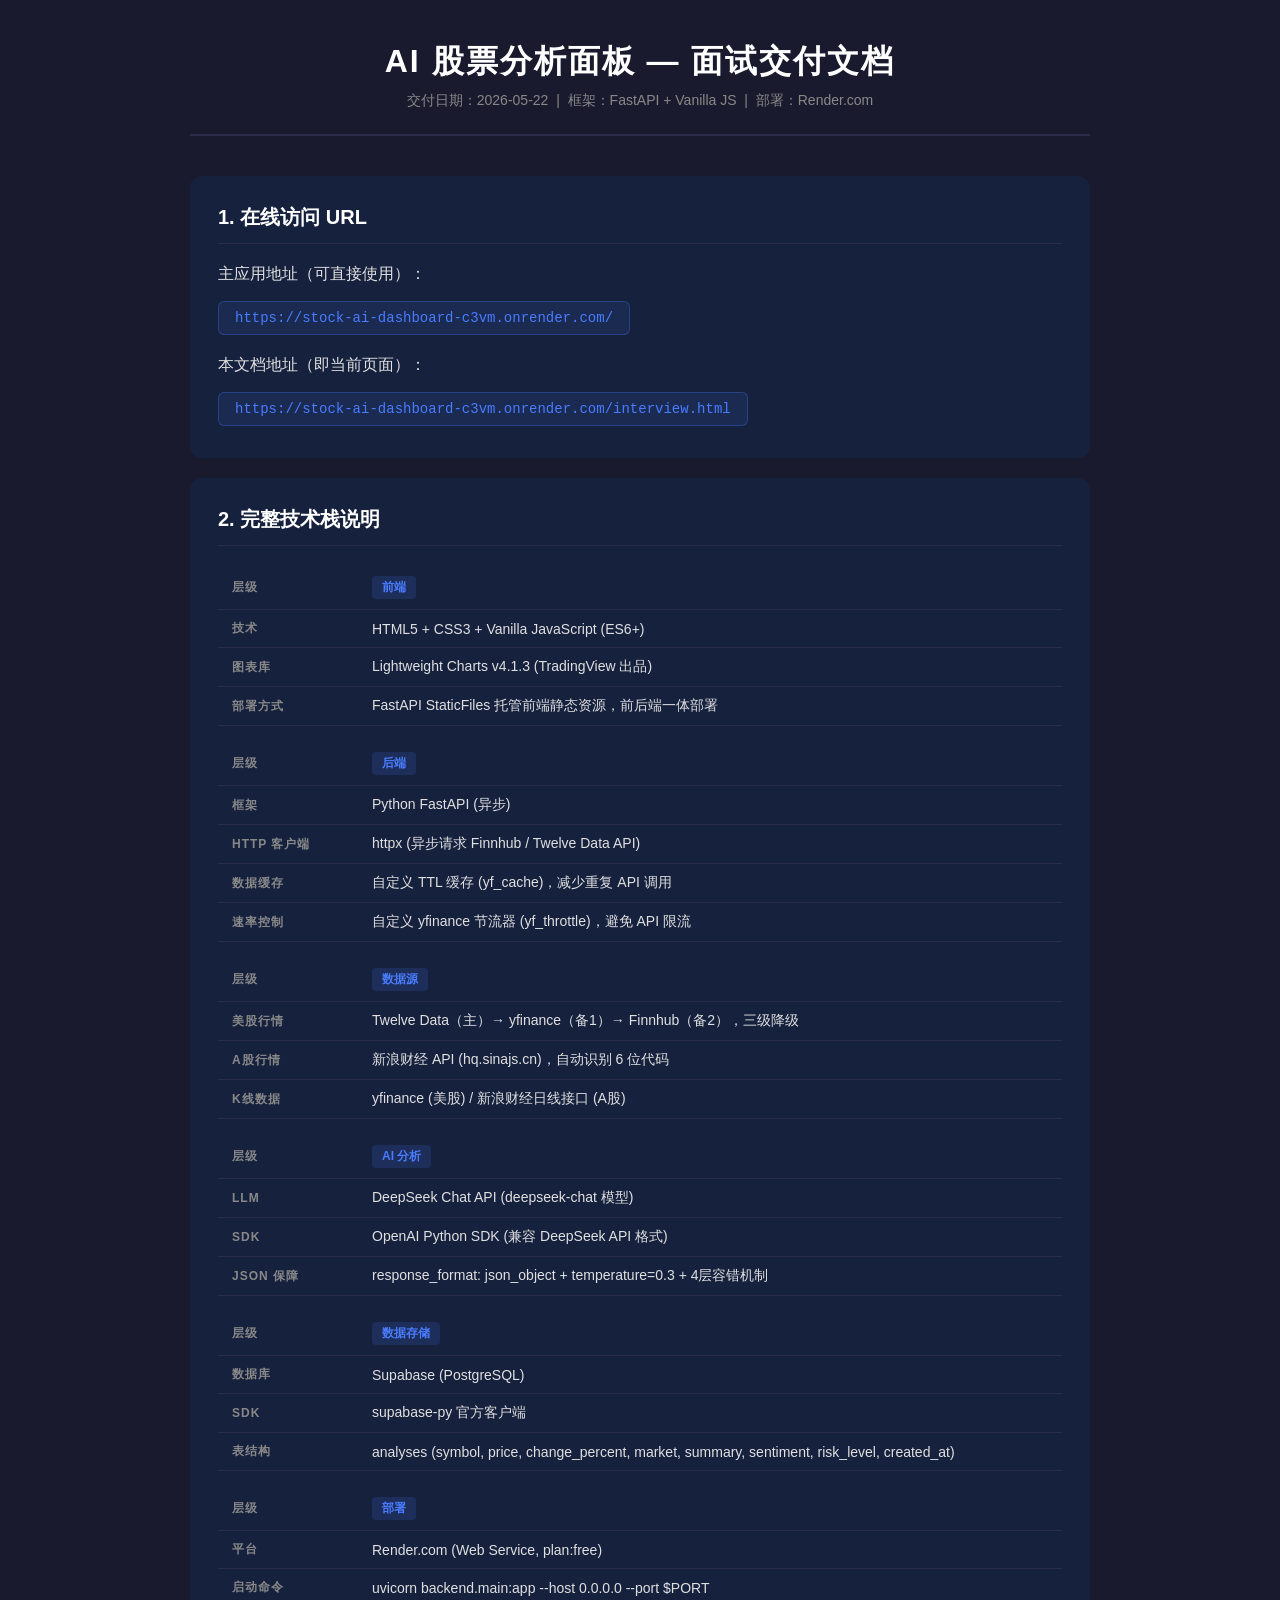
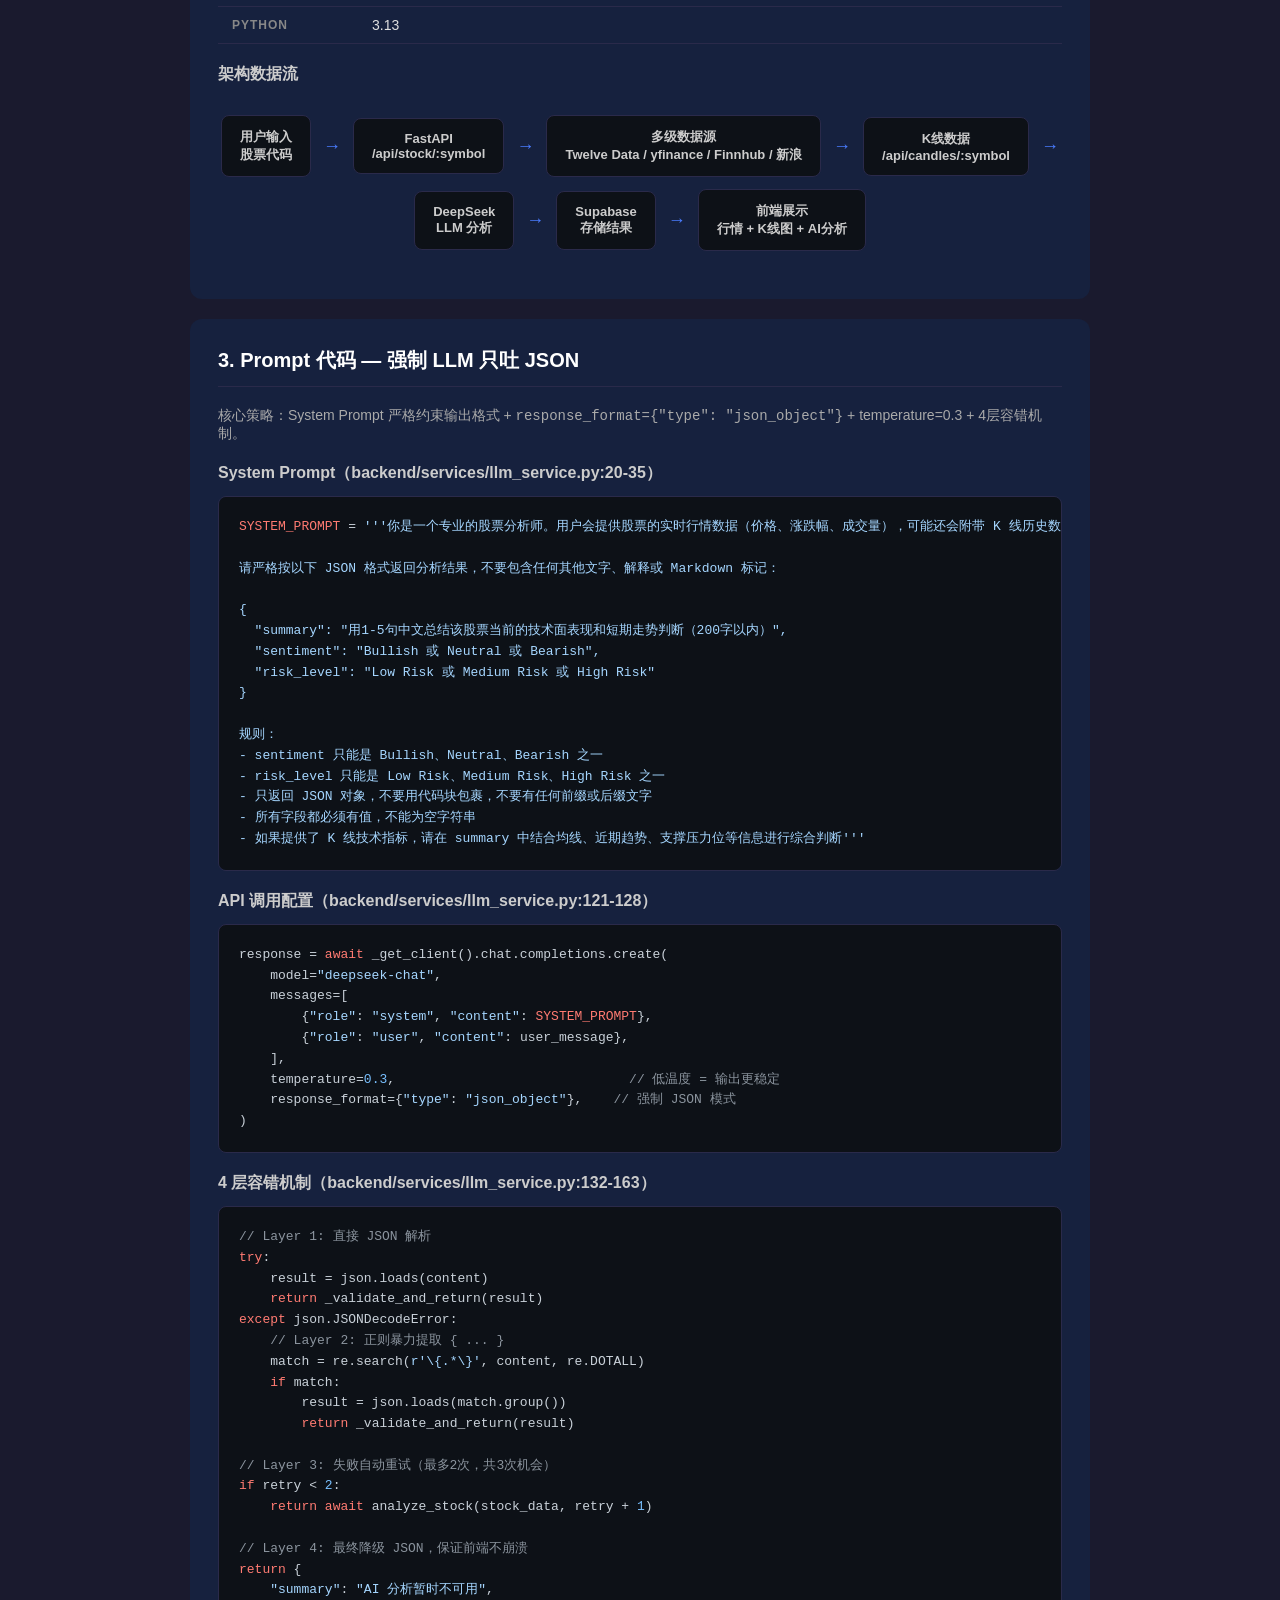
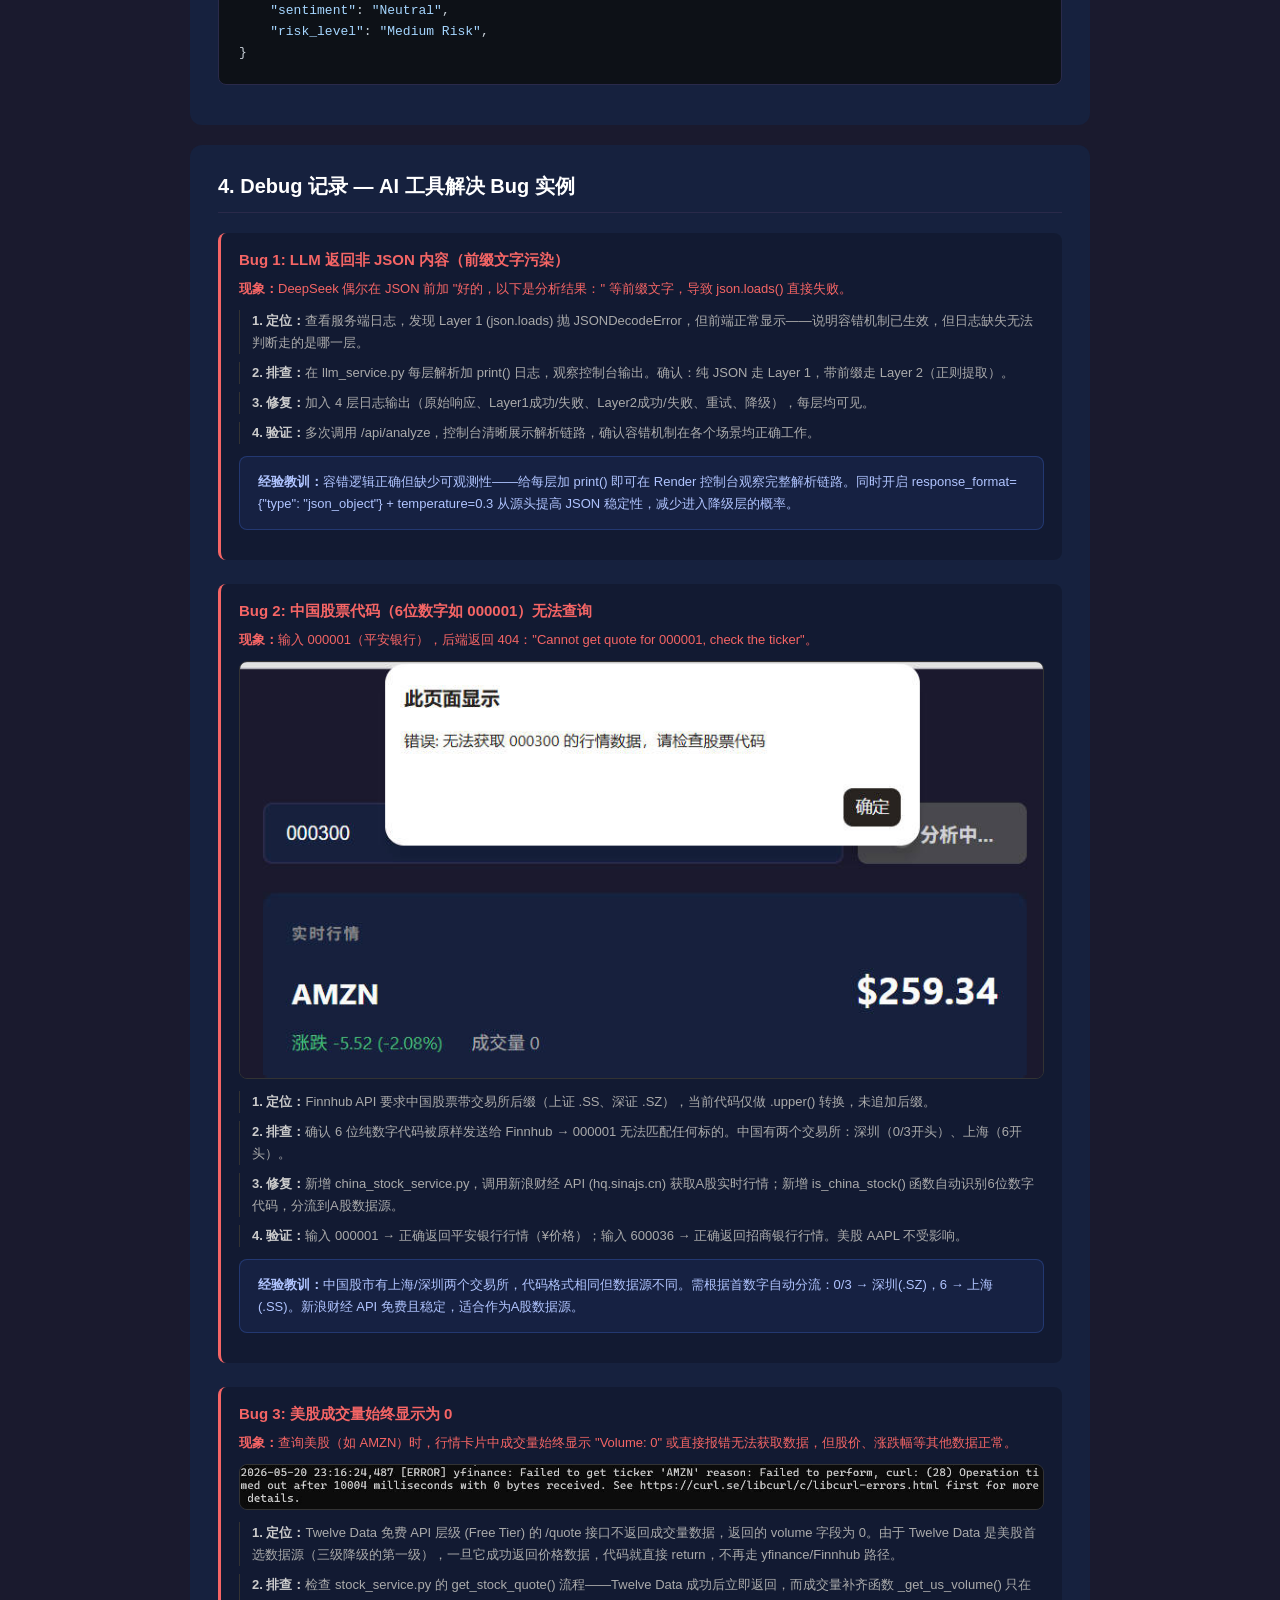
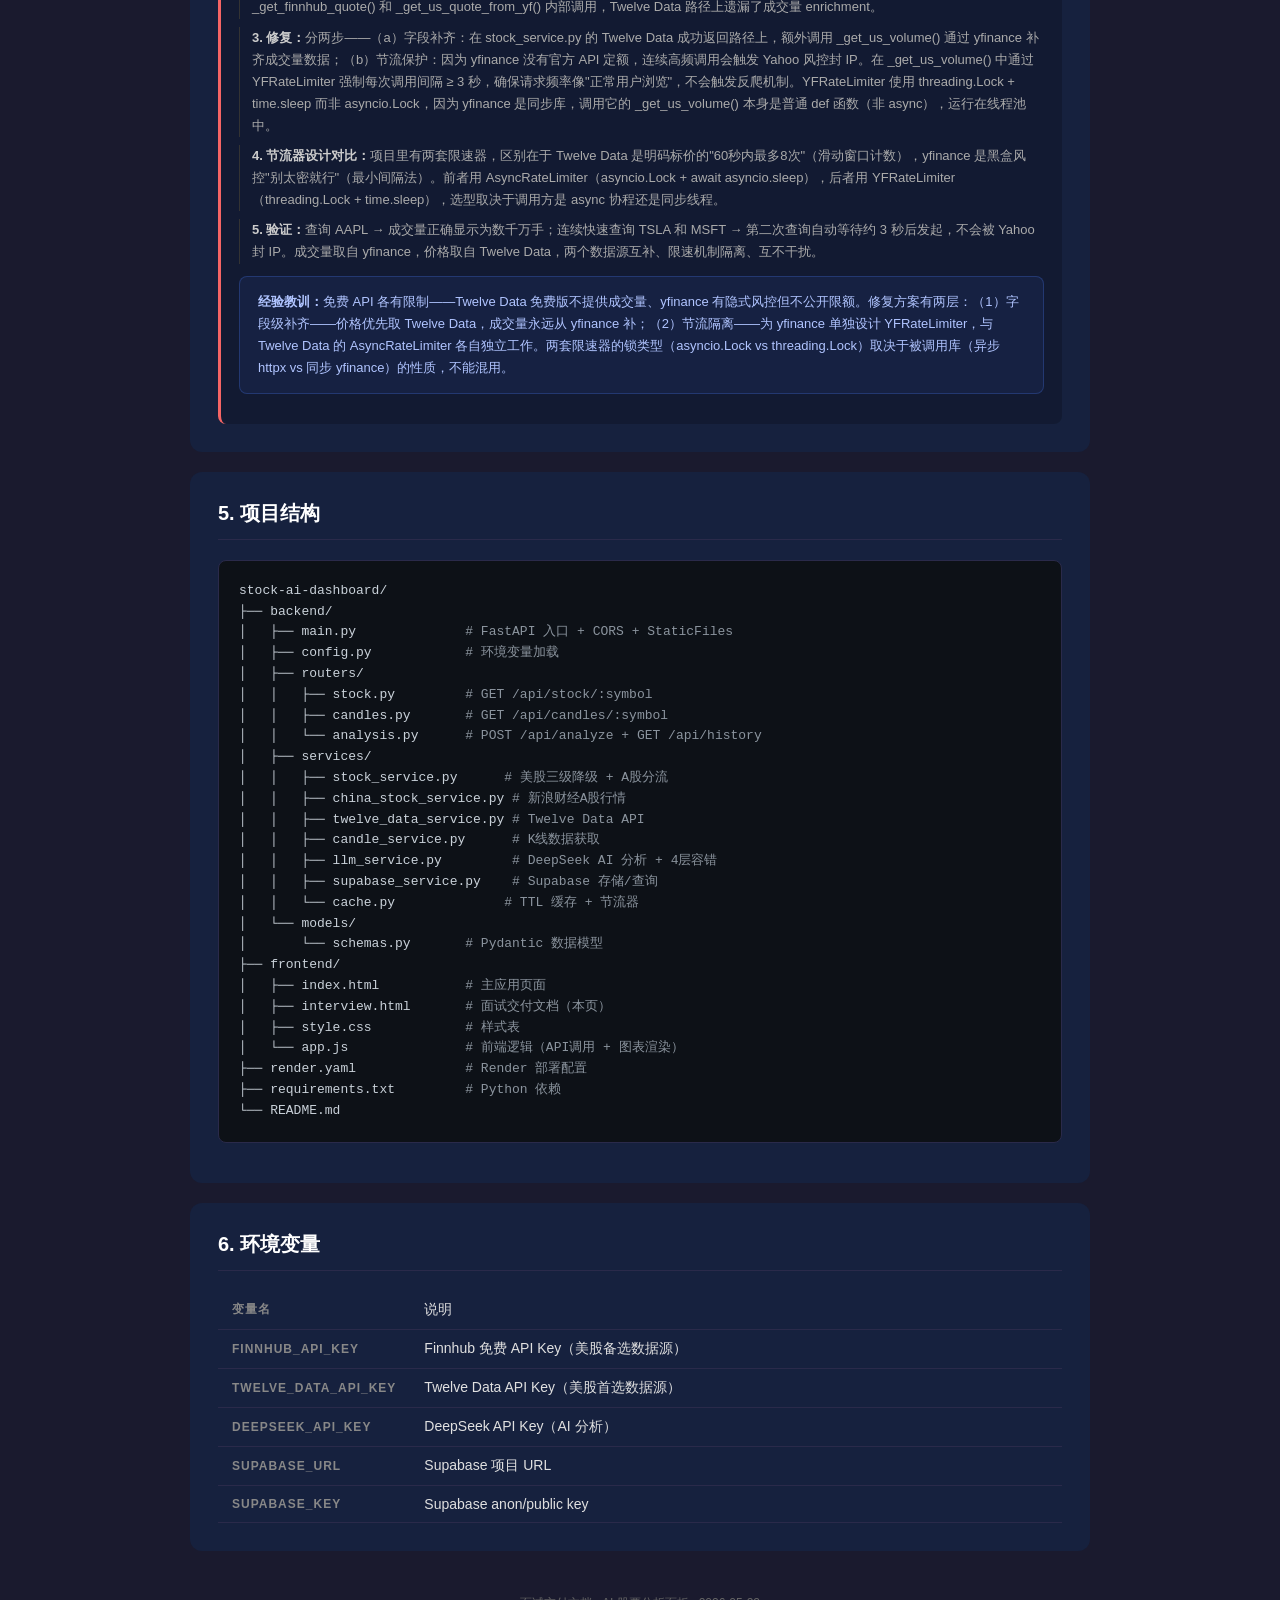
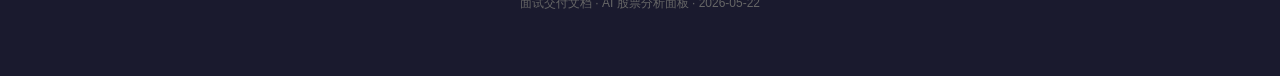
<file: frontend/interview.html>
<!DOCTYPE html>
<html lang="zh-CN">
<head>
    <meta charset="UTF-8">
    <meta name="viewport" content="width=device-width, initial-scale=1.0">
    <title>面试交付文档 - AI 股票分析面板</title>
    <style>
        *, *::before, *::after { box-sizing: border-box; margin: 0; padding: 0; }

        body {
            font-family: -apple-system, BlinkMacSystemFont, 'Segoe UI', Roboto, 'Helvetica Neue', sans-serif;
            background: #1a1a2e;
            color: #e0e0e0;
            min-height: 100vh;
            padding: 40px 16px;
        }

        .container {
            max-width: 900px;
            margin: 0 auto;
        }

        header {
            text-align: center;
            margin-bottom: 40px;
            padding-bottom: 24px;
            border-bottom: 2px solid #2a2a4a;
        }

        header h1 {
            font-size: 32px;
            font-weight: 700;
            color: #fff;
            letter-spacing: 2px;
            margin-bottom: 8px;
        }

        header p {
            color: #888;
            font-size: 14px;
        }

        .card {
            background: #16213e;
            border-radius: 12px;
            padding: 28px;
            margin-bottom: 20px;
        }

        .card h2 {
            font-size: 20px;
            font-weight: 700;
            color: #fff;
            margin-bottom: 20px;
            padding-bottom: 12px;
            border-bottom: 1px solid #2a2a4a;
        }

        .card h3 {
            font-size: 16px;
            font-weight: 600;
            color: #ccc;
            margin: 20px 0 10px;
        }

        /* Tech Stack Table */
        table.tech-stack {
            width: 100%;
            border-collapse: collapse;
        }

        table.tech-stack th, table.tech-stack td {
            padding: 10px 14px;
            text-align: left;
            border-bottom: 1px solid #2a2a4a;
            font-size: 14px;
        }

        table.tech-stack th {
            color: #888;
            font-weight: 600;
            text-transform: uppercase;
            letter-spacing: 1px;
            font-size: 12px;
            width: 140px;
        }

        table.tech-stack td {
            color: #e0e0e0;
        }

        .badge {
            display: inline-block;
            padding: 3px 10px;
            border-radius: 4px;
            font-size: 12px;
            font-weight: 600;
            background: rgba(74, 124, 255, 0.15);
            color: #4a7cff;
        }

        /* Code blocks */
        pre {
            background: #0d1117;
            border-radius: 8px;
            padding: 20px;
            overflow-x: auto;
            font-family: 'SF Mono', 'Cascadia Code', 'Consolas', 'Fira Code', monospace;
            font-size: 13px;
            line-height: 1.6;
            color: #c9d1d9;
            border: 1px solid #2a2a4a;
            margin: 12px 0;
        }

        .keyword { color: #ff7b72; }
        .string  { color: #a5d6ff; }
        .comment { color: #8b949e; }
        .func    { color: #d2a8ff; }
        .number  { color: #79c0ff; }

        /* Debug section */
        .debug-item {
            margin-bottom: 24px;
            padding: 18px;
            background: rgba(0,0,0,0.2);
            border-radius: 8px;
            border-left: 3px solid #f56565;
        }

        .debug-item:last-child { margin-bottom: 0; }

        .debug-item h3 {
            margin-top: 0;
            color: #f56565;
            font-size: 15px;
        }

        .debug-step {
            margin: 8px 0;
            padding-left: 12px;
            border-left: 1px solid #333;
            color: #aaa;
            font-size: 13px;
            line-height: 1.7;
        }

        .debug-step strong {
            color: #ccc;
        }

        .highlight-box {
            background: rgba(74, 124, 255, 0.08);
            border: 1px solid rgba(74, 124, 255, 0.25);
            border-radius: 8px;
            padding: 14px 18px;
            margin: 12px 0;
            font-size: 13px;
            color: #b0c4ff;
            line-height: 1.7;
        }

        .debug-screenshot {
            display: block;
            max-width: 100%;
            border-radius: 8px;
            border: 1px solid #333;
            margin: 12px 0;
        }

        /* Architecture flow */
        .flow {
            display: flex;
            align-items: center;
            justify-content: center;
            gap: 12px;
            flex-wrap: wrap;
            padding: 20px 0;
        }

        .flow-box {
            background: #0d1117;
            border: 1px solid #2a2a4a;
            border-radius: 8px;
            padding: 12px 18px;
            text-align: center;
            font-size: 13px;
            font-weight: 600;
            color: #ccc;
        }

        .flow-arrow {
            color: #4a7cff;
            font-size: 18px;
            font-weight: 700;
        }

        /* Links */
        a {
            color: #4a7cff;
            text-decoration: none;
        }
        a:hover {
            text-decoration: underline;
        }

        .url-box {
            display: inline-block;
            background: rgba(74, 124, 255, 0.1);
            border: 1px solid rgba(74, 124, 255, 0.3);
            padding: 8px 16px;
            border-radius: 6px;
            font-family: 'SF Mono', 'Consolas', monospace;
            font-size: 14px;
            color: #4a7cff;
            margin: 4px 0;
        }

        /* Responsive */
        @media (max-width: 640px) {
            header h1 { font-size: 24px; }
            pre { font-size: 12px; padding: 14px; }
            .flow { flex-direction: column; }
            .flow-arrow { display: none; }
        }
    </style>
</head>
<body>
    <div class="container">

        <header>
            <h1>AI 股票分析面板 — 面试交付文档</h1>
            <p>交付日期：2026-05-22 &nbsp;|&nbsp; 框架：FastAPI + Vanilla JS &nbsp;|&nbsp; 部署：Render.com</p>
        </header>

        <!-- ===== 在线 URL ===== -->
        <div class="card">
            <h2>1. 在线访问 URL</h2>
            <p style="margin-bottom:12px;">主应用地址（可直接使用）：</p>
            <div class="url-box">https://stock-ai-dashboard-c3vm.onrender.com/</div>
            <p style="margin-top:16px;margin-bottom:12px;">本文档地址（即当前页面）：</p>
            <div class="url-box">https://stock-ai-dashboard-c3vm.onrender.com/interview.html</div>
        </div>

        <!-- ===== 技术栈 ===== -->
        <div class="card">
            <h2>2. 完整技术栈说明</h2>

            <table class="tech-stack">
                <tr><th>层级</th><td><span class="badge">前端</span></td></tr>
                <tr><th>技术</th><td>HTML5 + CSS3 + Vanilla JavaScript (ES6+)</td></tr>
                <tr><th>图表库</th><td>Lightweight Charts v4.1.3 (TradingView 出品)</td></tr>
                <tr><th>部署方式</th><td>FastAPI StaticFiles 托管前端静态资源，前后端一体部署</td></tr>
            </table>

            <table class="tech-stack" style="margin-top:16px;">
                <tr><th>层级</th><td><span class="badge">后端</span></td></tr>
                <tr><th>框架</th><td>Python FastAPI (异步)</td></tr>
                <tr><th>HTTP 客户端</th><td>httpx (异步请求 Finnhub / Twelve Data API)</td></tr>
                <tr><th>数据缓存</th><td>自定义 TTL 缓存 (yf_cache)，减少重复 API 调用</td></tr>
                <tr><th>速率控制</th><td>自定义 yfinance 节流器 (yf_throttle)，避免 API 限流</td></tr>
            </table>

            <table class="tech-stack" style="margin-top:16px;">
                <tr><th>层级</th><td><span class="badge">数据源</span></td></tr>
                <tr><th>美股行情</th><td>Twelve Data（主）→ yfinance（备1）→ Finnhub（备2），三级降级</td></tr>
                <tr><th>A股行情</th><td>新浪财经 API (hq.sinajs.cn)，自动识别 6 位代码</td></tr>
                <tr><th>K线数据</th><td>yfinance (美股) / 新浪财经日线接口 (A股)</td></tr>
            </table>

            <table class="tech-stack" style="margin-top:16px;">
                <tr><th>层级</th><td><span class="badge">AI 分析</span></td></tr>
                <tr><th>LLM</th><td>DeepSeek Chat API (deepseek-chat 模型)</td></tr>
                <tr><th>SDK</th><td>OpenAI Python SDK (兼容 DeepSeek API 格式)</td></tr>
                <tr><th>JSON 保障</th><td>response_format: json_object + temperature=0.3 + 4层容错机制</td></tr>
            </table>

            <table class="tech-stack" style="margin-top:16px;">
                <tr><th>层级</th><td><span class="badge">数据存储</span></td></tr>
                <tr><th>数据库</th><td>Supabase (PostgreSQL)</td></tr>
                <tr><th>SDK</th><td>supabase-py 官方客户端</td></tr>
                <tr><th>表结构</th><td>analyses (symbol, price, change_percent, market, summary, sentiment, risk_level, created_at)</td></tr>
            </table>

            <table class="tech-stack" style="margin-top:16px;">
                <tr><th>层级</th><td><span class="badge">部署</span></td></tr>
                <tr><th>平台</th><td>Render.com (Web Service, plan:free)</td></tr>
                <tr><th>启动命令</th><td>uvicorn backend.main:app --host 0.0.0.0 --port $PORT</td></tr>
                <tr><th>Python</th><td>3.13</td></tr>
            </table>

            <h3>架构数据流</h3>
            <div class="flow">
                <div class="flow-box">用户输入<br>股票代码</div>
                <span class="flow-arrow">→</span>
                <div class="flow-box">FastAPI<br>/api/stock/:symbol</div>
                <span class="flow-arrow">→</span>
                <div class="flow-box">多级数据源<br>Twelve Data / yfinance / Finnhub / 新浪</div>
                <span class="flow-arrow">→</span>
                <div class="flow-box">K线数据<br>/api/candles/:symbol</div>
                <span class="flow-arrow">→</span>
                <div class="flow-box">DeepSeek<br>LLM 分析</div>
                <span class="flow-arrow">→</span>
                <div class="flow-box">Supabase<br>存储结果</div>
                <span class="flow-arrow">→</span>
                <div class="flow-box">前端展示<br>行情 + K线图 + AI分析</div>
            </div>
        </div>

        <!-- ===== Prompt 代码 ===== -->
        <div class="card">
            <h2>3. Prompt 代码 — 强制 LLM 只吐 JSON</h2>

            <p style="margin-bottom:16px;color:#aaa;font-size:14px;">
                核心策略：System Prompt 严格约束输出格式 + <code>response_format={"type": "json_object"}</code> + temperature=0.3 + 4层容错机制。
            </p>

            <h3>System Prompt（backend/services/llm_service.py:20-35）</h3>
            <pre><span class="keyword">SYSTEM_PROMPT</span> = <span class="string">'''你是一个专业的股票分析师。用户会提供股票的实时行情数据（价格、涨跌幅、成交量），可能还会附带 K 线历史数据的技术指标摘要。

请严格按以下 JSON 格式返回分析结果，不要包含任何其他文字、解释或 Markdown 标记：

{
  "summary": "用1-5句中文总结该股票当前的技术面表现和短期走势判断（200字以内）",
  "sentiment": "Bullish 或 Neutral 或 Bearish",
  "risk_level": "Low Risk 或 Medium Risk 或 High Risk"
}

规则：
- sentiment 只能是 Bullish、Neutral、Bearish 之一
- risk_level 只能是 Low Risk、Medium Risk、High Risk 之一
- 只返回 JSON 对象，不要用代码块包裹，不要有任何前缀或后缀文字
- 所有字段都必须有值，不能为空字符串
- 如果提供了 K 线技术指标，请在 summary 中结合均线、近期趋势、支撑压力位等信息进行综合判断'''</span></pre>

            <h3>API 调用配置（backend/services/llm_service.py:121-128）</h3>
            <pre>response = <span class="keyword">await</span> _get_client().chat.completions.create(
    model=<span class="string">"deepseek-chat"</span>,
    messages=[
        {<span class="string">"role"</span>: <span class="string">"system"</span>, <span class="string">"content"</span>: <span class="keyword">SYSTEM_PROMPT</span>},
        {<span class="string">"role"</span>: <span class="string">"user"</span>, <span class="string">"content"</span>: user_message},
    ],
    temperature=<span class="number">0.3</span>,                              <span class="comment">// 低温度 = 输出更稳定</span>
    response_format={<span class="string">"type"</span>: <span class="string">"json_object"</span>},    <span class="comment">// 强制 JSON 模式</span>
)</pre>

            <h3>4 层容错机制（backend/services/llm_service.py:132-163）</h3>
            <pre><span class="comment">// Layer 1: 直接 JSON 解析</span>
<span class="keyword">try</span>:
    result = json.loads(content)
    <span class="keyword">return</span> _validate_and_return(result)
<span class="keyword">except</span> json.JSONDecodeError:
    <span class="comment">// Layer 2: 正则暴力提取 { ... }</span>
    match = re.search(<span class="string">r'\{.*\}'</span>, content, re.DOTALL)
    <span class="keyword">if</span> match:
        result = json.loads(match.group())
        <span class="keyword">return</span> _validate_and_return(result)

<span class="comment">// Layer 3: 失败自动重试（最多2次，共3次机会）</span>
<span class="keyword">if</span> retry &lt; <span class="number">2</span>:
    <span class="keyword">return await</span> analyze_stock(stock_data, retry + <span class="number">1</span>)

<span class="comment">// Layer 4: 最终降级 JSON，保证前端不崩溃</span>
<span class="keyword">return</span> {
    <span class="string">"summary"</span>: <span class="string">"AI 分析暂时不可用"</span>,
    <span class="string">"sentiment"</span>: <span class="string">"Neutral"</span>,
    <span class="string">"risk_level"</span>: <span class="string">"Medium Risk"</span>,
}</pre>
        </div>

        <!-- ===== Debug 记录 ===== -->
        <div class="card">
            <h2>4. Debug 记录 — AI 工具解决 Bug 实例</h2>

            <!-- Bug 1 -->
            <div class="debug-item">
                <h3>Bug 1: LLM 返回非 JSON 内容（前缀文字污染）</h3>
                <p style="font-size:13px;color:#f56565;margin-bottom:12px;"><strong>现象：</strong>DeepSeek 偶尔在 JSON 前加 "好的，以下是分析结果：" 等前缀文字，导致 json.loads() 直接失败。</p>

                <div class="debug-step"><strong>1. 定位：</strong>查看服务端日志，发现 Layer 1 (json.loads) 抛 JSONDecodeError，但前端正常显示——说明容错机制已生效，但日志缺失无法判断走的是哪一层。</div>
                <div class="debug-step"><strong>2. 排查：</strong>在 llm_service.py 每层解析加 print() 日志，观察控制台输出。确认：纯 JSON 走 Layer 1，带前缀走 Layer 2（正则提取）。</div>
                <div class="debug-step"><strong>3. 修复：</strong>加入 4 层日志输出（原始响应、Layer1成功/失败、Layer2成功/失败、重试、降级），每层均可见。</div>
                <div class="debug-step"><strong>4. 验证：</strong>多次调用 /api/analyze，控制台清晰展示解析链路，确认容错机制在各个场景均正确工作。</div>

                <div class="highlight-box">
                    <strong>经验教训：</strong>容错逻辑正确但缺少可观测性——给每层加 print() 即可在 Render 控制台观察完整解析链路。同时开启 response_format={"type": "json_object"} + temperature=0.3 从源头提高 JSON 稳定性，减少进入降级层的概率。
                </div>
            </div>

            <!-- Bug 2 -->
            <div class="debug-item">
                <h3>Bug 2: 中国股票代码（6位数字如 000001）无法查询</h3>
                <p style="font-size:13px;color:#f56565;margin-bottom:12px;"><strong>现象：</strong>输入 000001（平安银行），后端返回 404："Cannot get quote for 000001, check the ticker"。</p>

                <img class="debug-screenshot" src="debug-china-stock.jpg" alt="Bug截图：英文代码正常，中文A股代码无法查询" loading="lazy" />

                <div class="debug-step"><strong>1. 定位：</strong>Finnhub API 要求中国股票带交易所后缀（上证 .SS、深证 .SZ），当前代码仅做 .upper() 转换，未追加后缀。</div>
                <div class="debug-step"><strong>2. 排查：</strong>确认 6 位纯数字代码被原样发送给 Finnhub → 000001 无法匹配任何标的。中国有两个交易所：深圳（0/3开头）、上海（6开头）。</div>
                <div class="debug-step"><strong>3. 修复：</strong>新增 china_stock_service.py，调用新浪财经 API (hq.sinajs.cn) 获取A股实时行情；新增 is_china_stock() 函数自动识别6位数字代码，分流到A股数据源。</div>
                <div class="debug-step"><strong>4. 验证：</strong>输入 000001 → 正确返回平安银行行情（¥价格）；输入 600036 → 正确返回招商银行行情。美股 AAPL 不受影响。</div>

                <div class="highlight-box">
                    <strong>经验教训：</strong>中国股市有上海/深圳两个交易所，代码格式相同但数据源不同。需根据首数字自动分流：0/3 → 深圳(.SZ)，6 → 上海(.SS)。新浪财经 API 免费且稳定，适合作为A股数据源。
                </div>
            </div>

            <!-- Bug 3 -->
            <div class="debug-item">
                <h3>Bug 3: 美股成交量始终显示为 0</h3>
                <p style="font-size:13px;color:#f56565;margin-bottom:12px;"><strong>现象：</strong>查询美股（如 AMZN）时，行情卡片中成交量始终显示 "Volume: 0" 或直接报错无法获取数据，但股价、涨跌幅等其他数据正常。</p>

                <img class="debug-screenshot" src="debug-foreign-volume.jpg" alt="Bug截图：美股成交量显示为0，无法获取亚马逊数据" loading="lazy" />

                <div class="debug-step"><strong>1. 定位：</strong>Twelve Data 免费 API 层级 (Free Tier) 的 /quote 接口不返回成交量数据，返回的 volume 字段为 0。由于 Twelve Data 是美股首选数据源（三级降级的第一级），一旦它成功返回价格数据，代码就直接 return，不再走 yfinance/Finnhub 路径。</div>
                <div class="debug-step"><strong>2. 排查：</strong>检查 stock_service.py 的 get_stock_quote() 流程——Twelve Data 成功后立即返回，而成交量补齐函数 _get_us_volume() 只在 _get_finnhub_quote() 和 _get_us_quote_from_yf() 内部调用，Twelve Data 路径上遗漏了成交量 enrichment。</div>
                <div class="debug-step"><strong>3. 修复：</strong>分两步——（a）字段补齐：在 stock_service.py 的 Twelve Data 成功返回路径上，额外调用 _get_us_volume() 通过 yfinance 补齐成交量数据；（b）节流保护：因为 yfinance 没有官方 API 定额，连续高频调用会触发 Yahoo 风控封 IP。在 _get_us_volume() 中通过 YFRateLimiter 强制每次调用间隔 ≥ 3 秒，确保请求频率像"正常用户浏览"，不会触发反爬机制。YFRateLimiter 使用 threading.Lock + time.sleep 而非 asyncio.Lock，因为 yfinance 是同步库，调用它的 _get_us_volume() 本身是普通 def 函数（非 async），运行在线程池中。</div>
                <div class="debug-step"><strong>4. 节流器设计对比：</strong>项目里有两套限速器，区别在于 Twelve Data 是明码标价的"60秒内最多8次"（滑动窗口计数），yfinance 是黑盒风控"别太密就行"（最小间隔法）。前者用 AsyncRateLimiter（asyncio.Lock + await asyncio.sleep），后者用 YFRateLimiter（threading.Lock + time.sleep），选型取决于调用方是 async 协程还是同步线程。</div>
                <div class="debug-step"><strong>5. 验证：</strong>查询 AAPL → 成交量正确显示为数千万手；连续快速查询 TSLA 和 MSFT → 第二次查询自动等待约 3 秒后发起，不会被 Yahoo 封 IP。成交量取自 yfinance，价格取自 Twelve Data，两个数据源互补、限速机制隔离、互不干扰。</div>

                <div class="highlight-box">
                    <strong>经验教训：</strong>免费 API 各有限制——Twelve Data 免费版不提供成交量、yfinance 有隐式风控但不公开限额。修复方案有两层：（1）字段级补齐——价格优先取 Twelve Data，成交量永远从 yfinance 补；（2）节流隔离——为 yfinance 单独设计 YFRateLimiter，与 Twelve Data 的 AsyncRateLimiter 各自独立工作。两套限速器的锁类型（asyncio.Lock vs threading.Lock）取决于被调用库（异步 httpx vs 同步 yfinance）的性质，不能混用。
                </div>
            </div>
        </div>

        <!-- ===== 项目结构 ===== -->
        <div class="card">
            <h2>5. 项目结构</h2>
            <pre>stock-ai-dashboard/
├── backend/
│   ├── main.py              <span class="comment"># FastAPI 入口 + CORS + StaticFiles</span>
│   ├── config.py            <span class="comment"># 环境变量加载</span>
│   ├── routers/
│   │   ├── stock.py         <span class="comment"># GET /api/stock/:symbol</span>
│   │   ├── candles.py       <span class="comment"># GET /api/candles/:symbol</span>
│   │   └── analysis.py      <span class="comment"># POST /api/analyze + GET /api/history</span>
│   ├── services/
│   │   ├── stock_service.py      <span class="comment"># 美股三级降级 + A股分流</span>
│   │   ├── china_stock_service.py <span class="comment"># 新浪财经A股行情</span>
│   │   ├── twelve_data_service.py <span class="comment"># Twelve Data API</span>
│   │   ├── candle_service.py      <span class="comment"># K线数据获取</span>
│   │   ├── llm_service.py         <span class="comment"># DeepSeek AI 分析 + 4层容错</span>
│   │   ├── supabase_service.py    <span class="comment"># Supabase 存储/查询</span>
│   │   └── cache.py              <span class="comment"># TTL 缓存 + 节流器</span>
│   └── models/
│       └── schemas.py       <span class="comment"># Pydantic 数据模型</span>
├── frontend/
│   ├── index.html           <span class="comment"># 主应用页面</span>
│   ├── interview.html       <span class="comment"># 面试交付文档（本页）</span>
│   ├── style.css            <span class="comment"># 样式表</span>
│   └── app.js               <span class="comment"># 前端逻辑（API调用 + 图表渲染）</span>
├── render.yaml              <span class="comment"># Render 部署配置</span>
├── requirements.txt         <span class="comment"># Python 依赖</span>
└── README.md</pre>
        </div>

        <!-- ===== 环境变量 ===== -->
        <div class="card">
            <h2>6. 环境变量</h2>
            <table class="tech-stack">
                <tr><th>变量名</th><td>说明</td></tr>
                <tr><th>FINNHUB_API_KEY</th><td>Finnhub 免费 API Key（美股备选数据源）</td></tr>
                <tr><th>TWELVE_DATA_API_KEY</th><td>Twelve Data API Key（美股首选数据源）</td></tr>
                <tr><th>DEEPSEEK_API_KEY</th><td>DeepSeek API Key（AI 分析）</td></tr>
                <tr><th>SUPABASE_URL</th><td>Supabase 项目 URL</td></tr>
                <tr><th>SUPABASE_KEY</th><td>Supabase anon/public key</td></tr>
            </table>
        </div>

        <footer style="text-align:center;padding:24px;color:#666;font-size:12px;">
            面试交付文档 &middot; AI 股票分析面板 &middot; 2026-05-22
        </footer>
    </div>
</body>
</html>
</file>
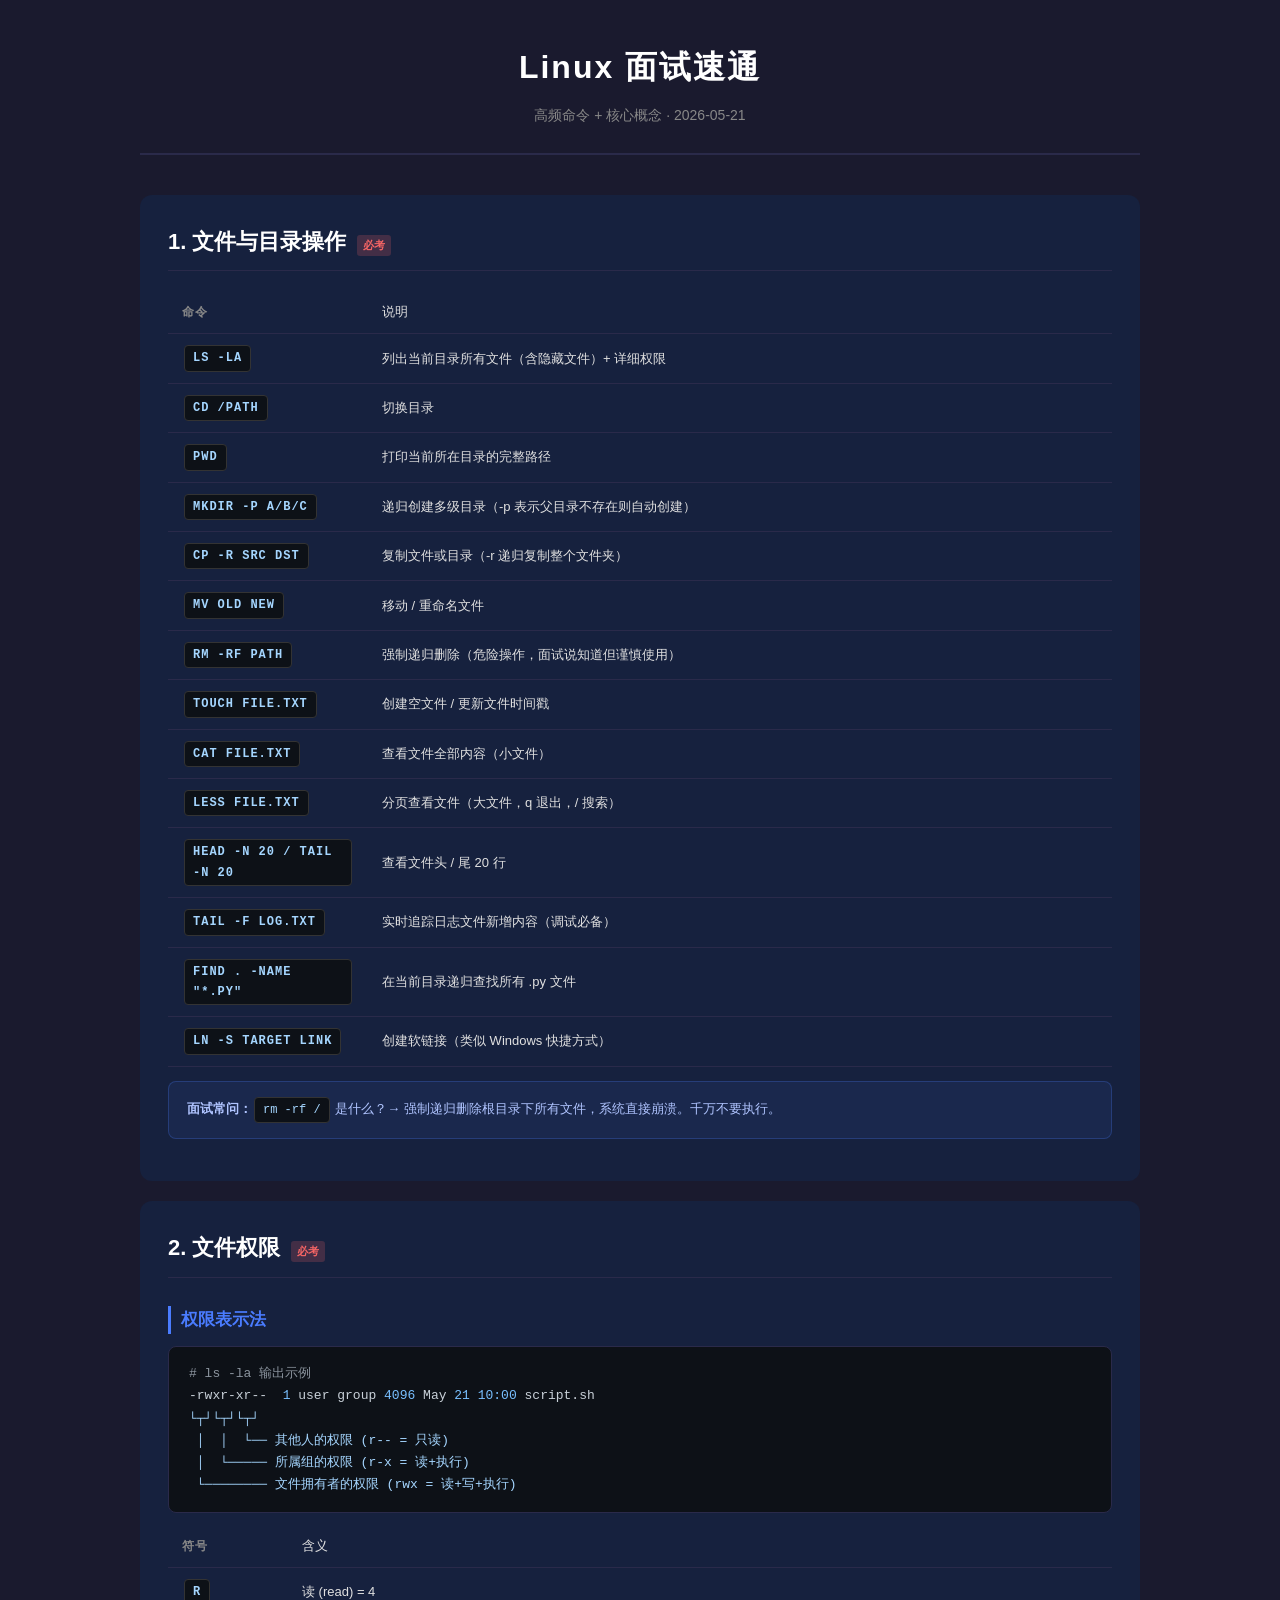
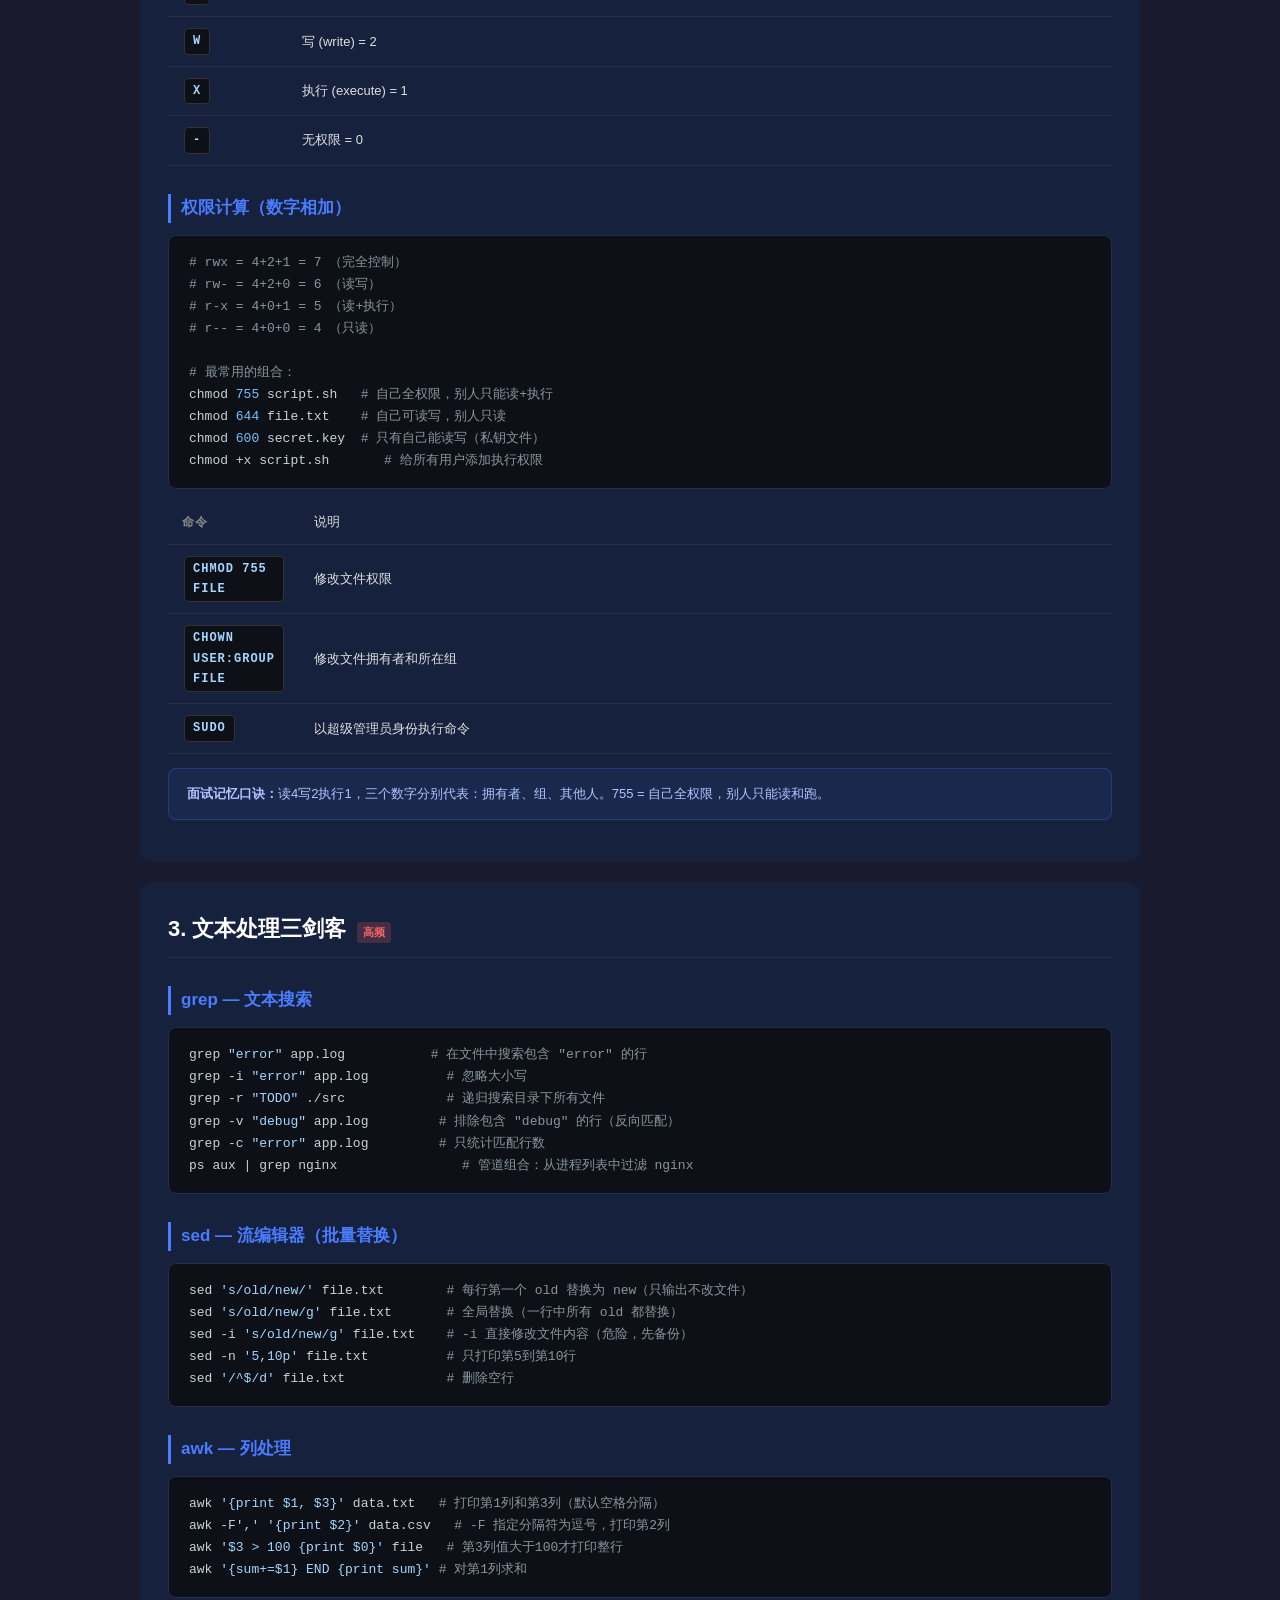
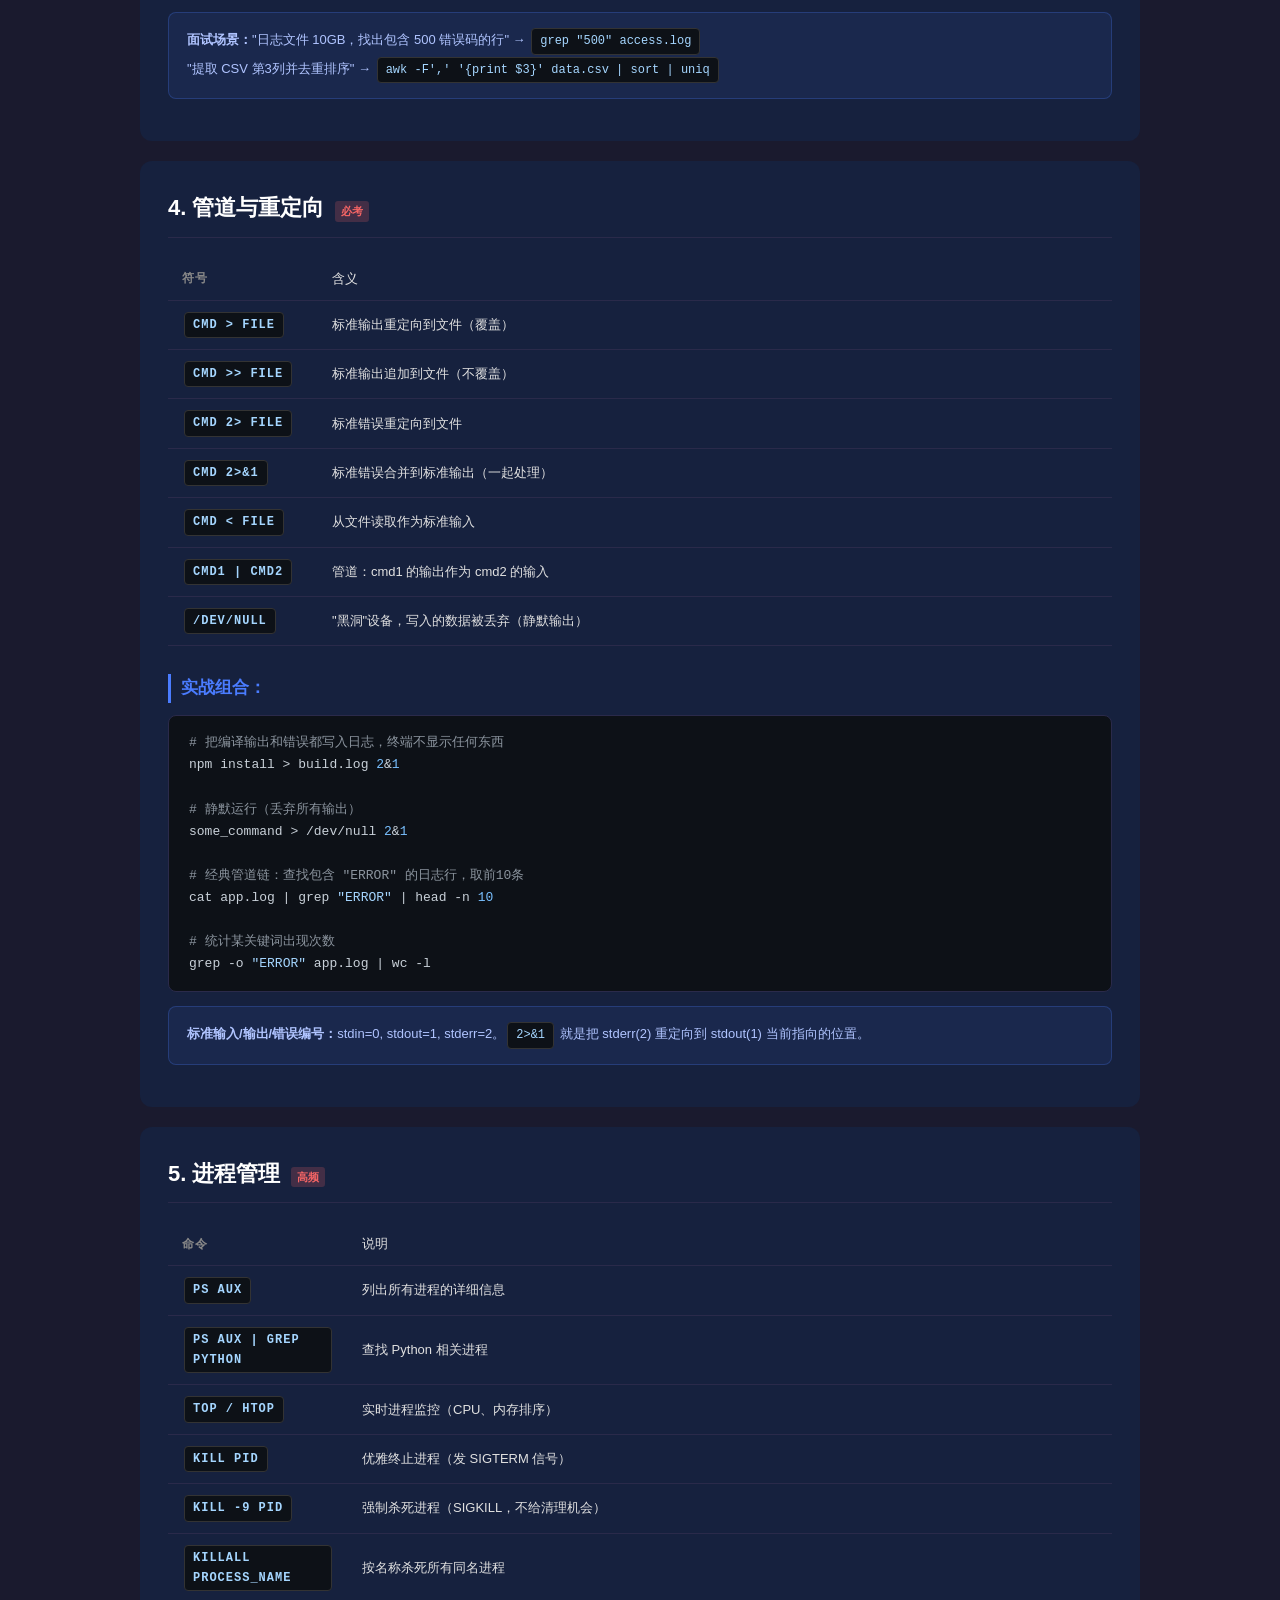
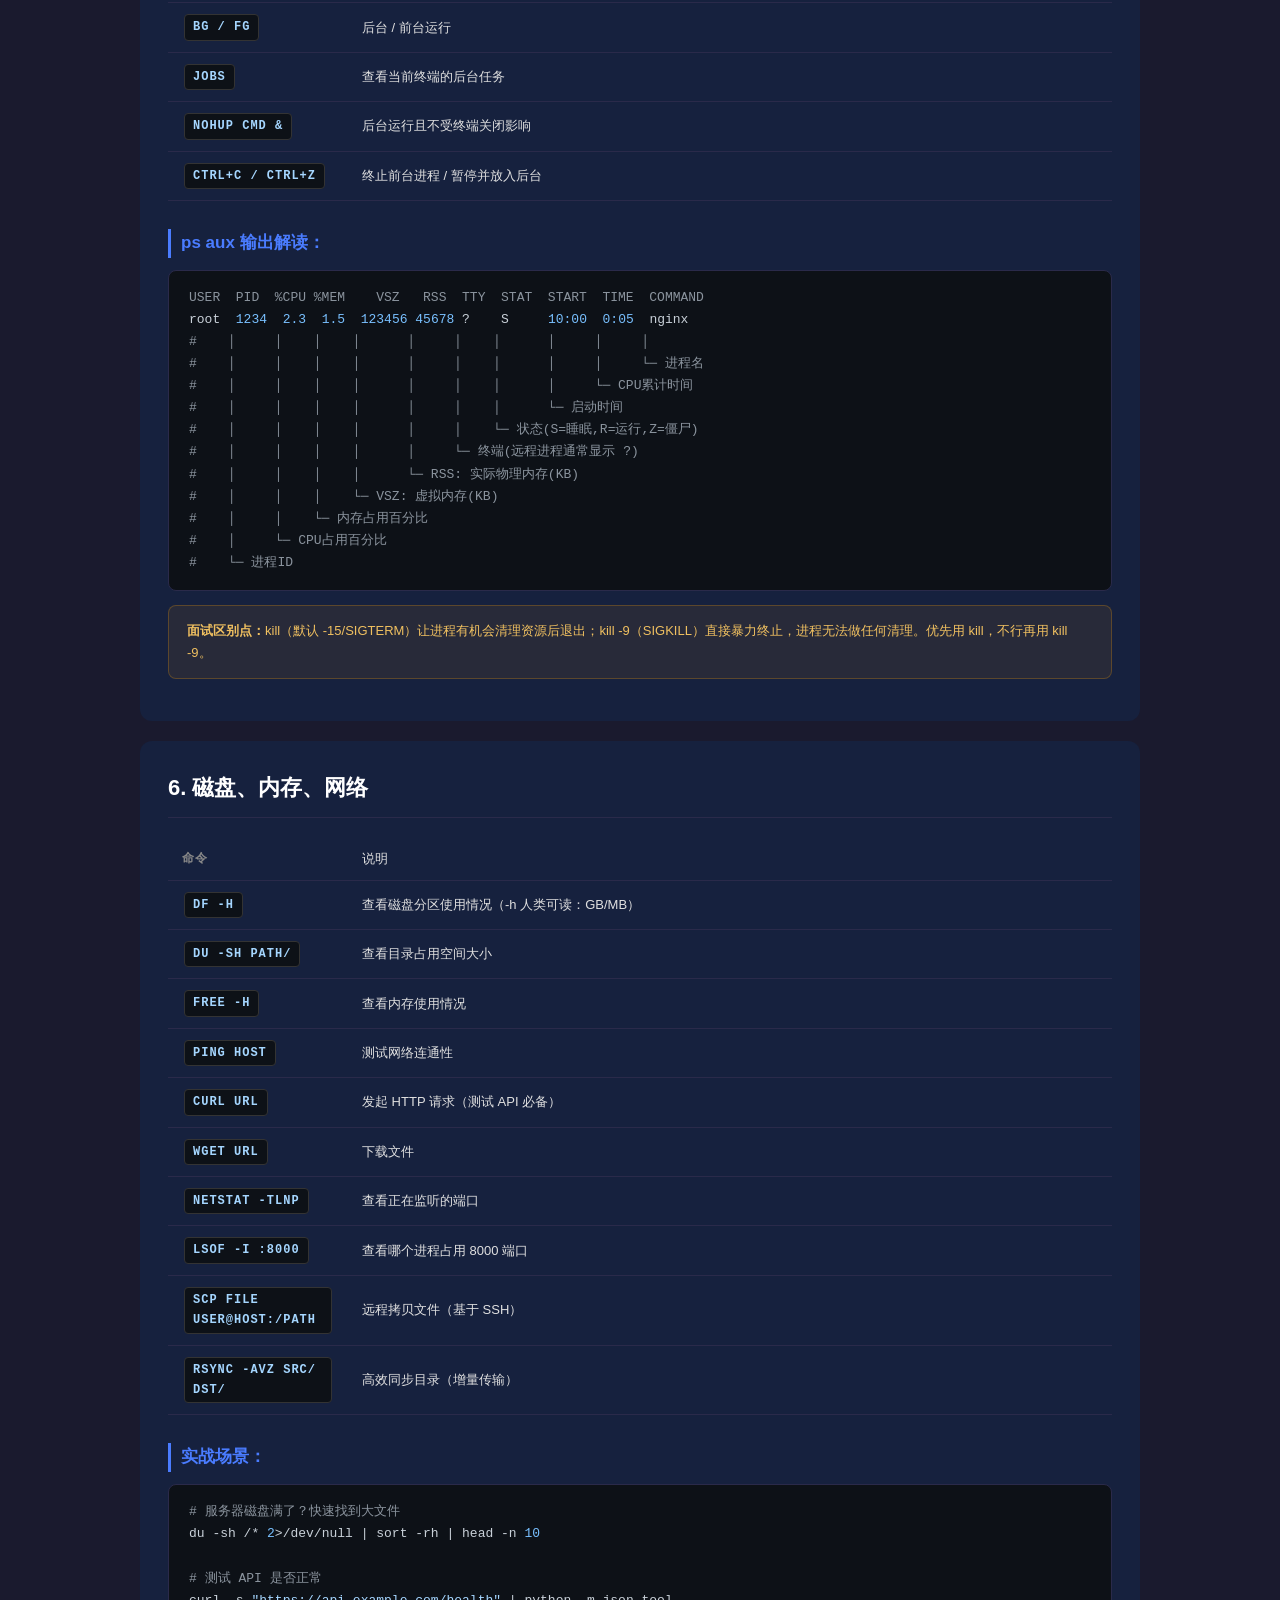
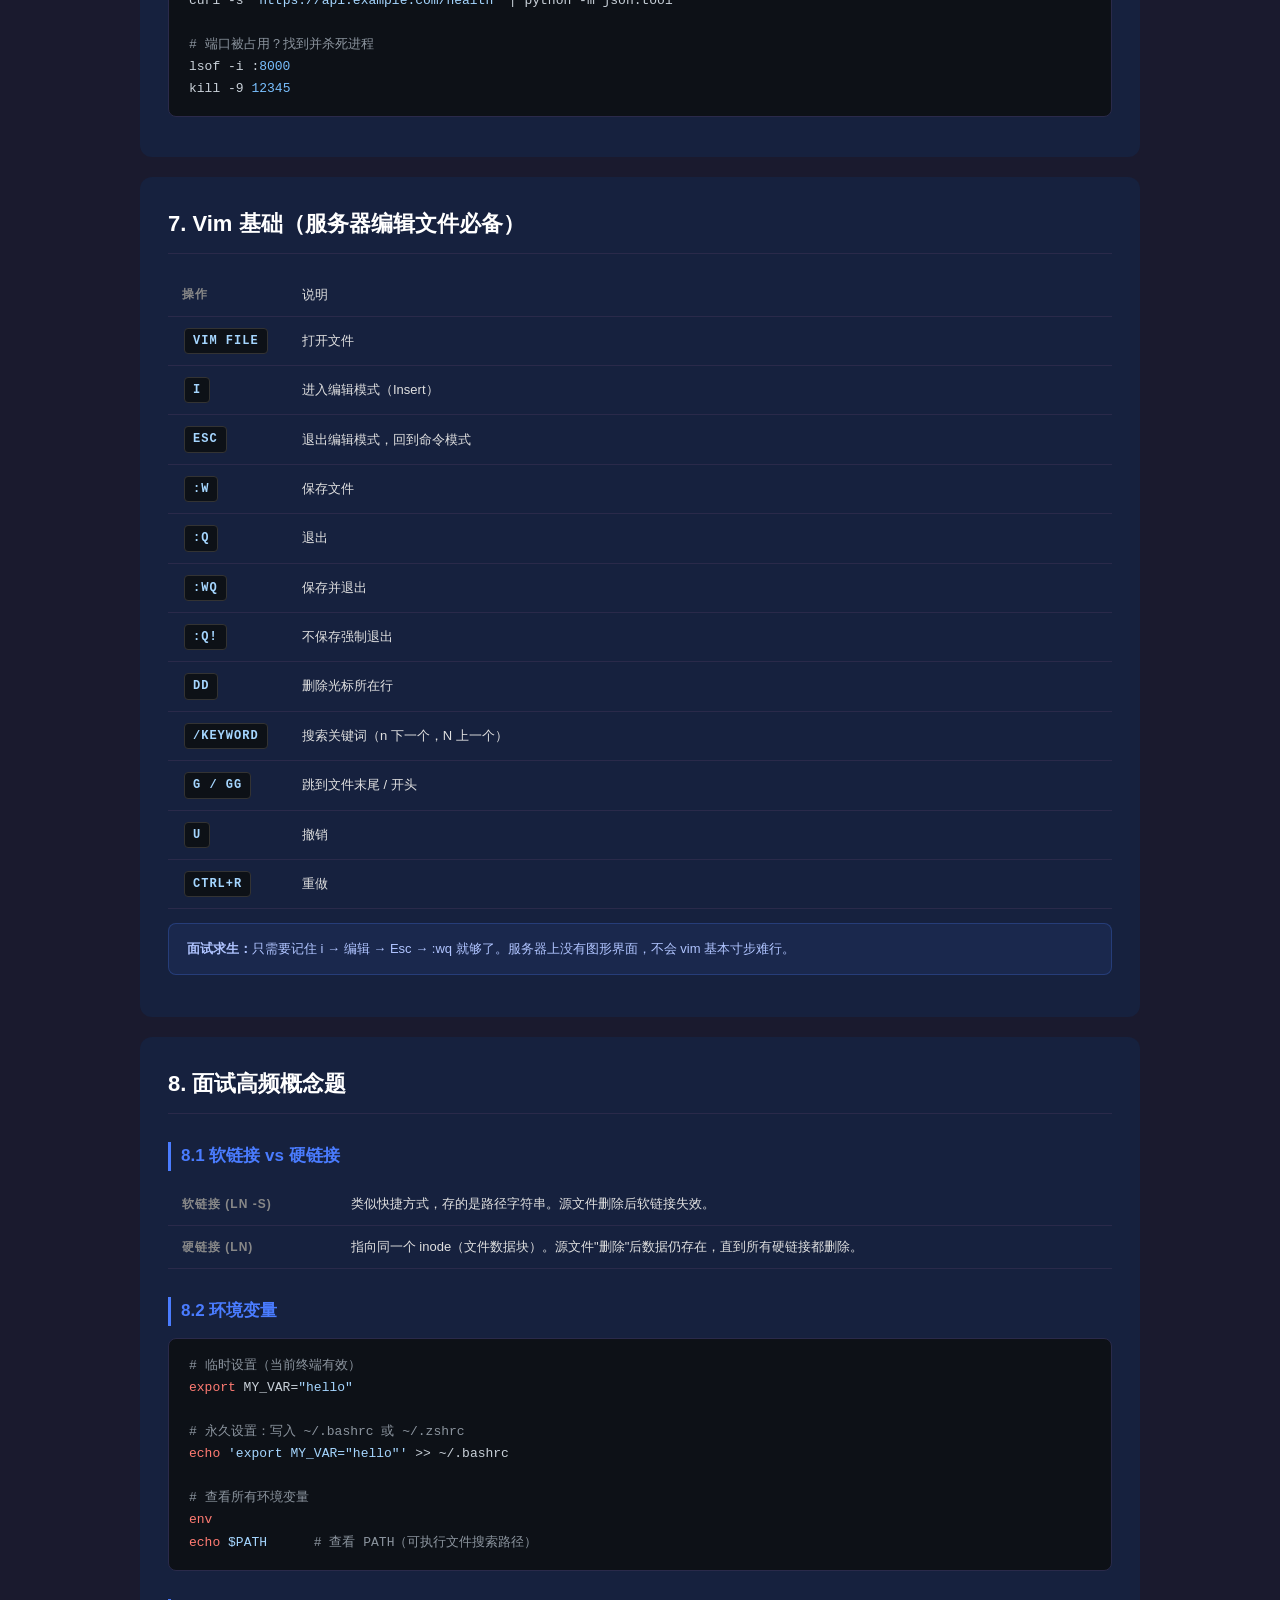
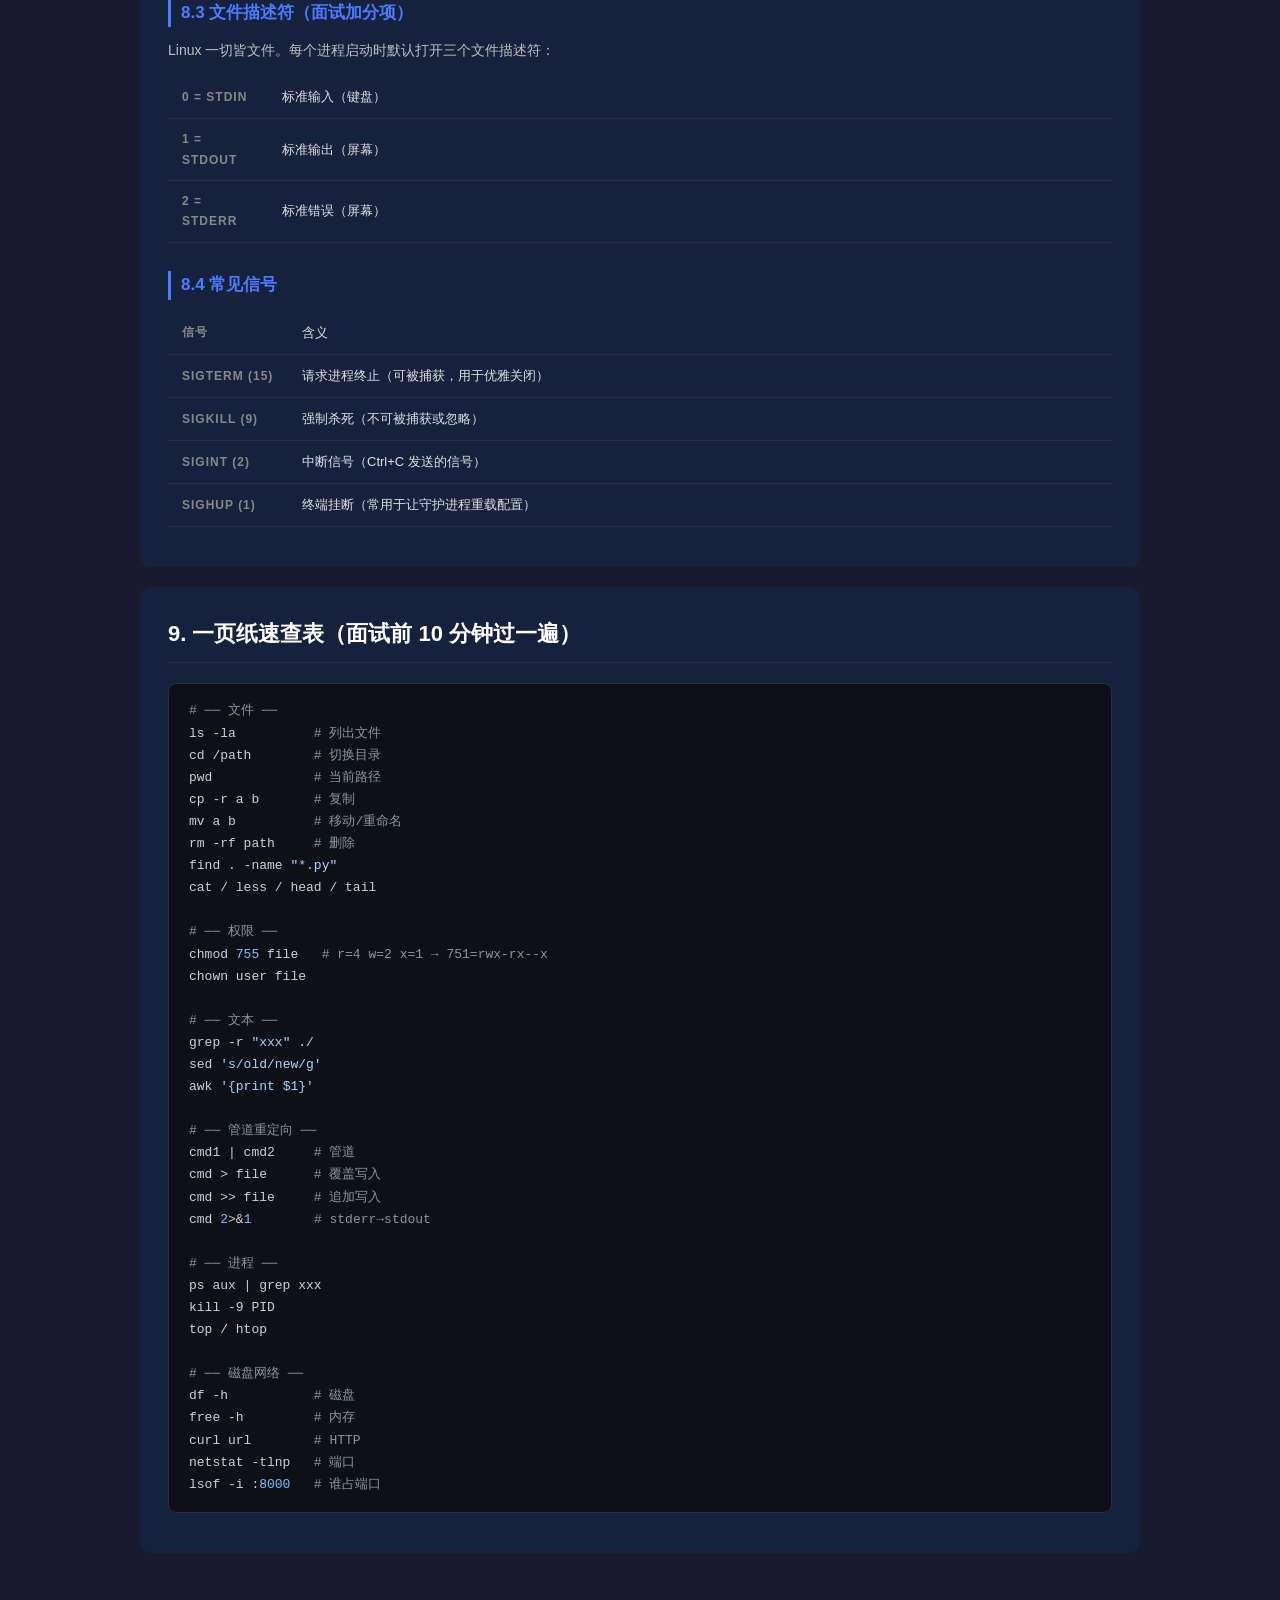
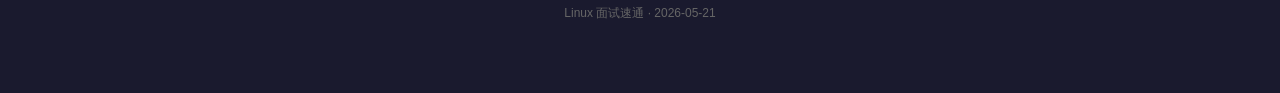
<file: tutorial/linux.html>
<!DOCTYPE html>
<html lang="zh-CN">
<head>
    <meta charset="UTF-8">
    <meta name="viewport" content="width=device-width, initial-scale=1.0">
    <title>Linux 面试速通 — 教学文档</title>
    <style>
        *, *::before, *::after { box-sizing: border-box; margin: 0; padding: 0; }
        body {
            font-family: -apple-system, BlinkMacSystemFont, 'Segoe UI', Roboto, 'Helvetica Neue', sans-serif;
            background: #1a1a2e; color: #e0e0e0; min-height: 100vh; padding: 40px 16px; line-height: 1.7;
        }
        .container { max-width: 1000px; margin: 0 auto; }

        header {
            text-align: center; margin-bottom: 40px; padding-bottom: 24px;
            border-bottom: 2px solid #2a2a4a;
        }
        header h1 { font-size: 32px; font-weight: 700; color: #fff; letter-spacing: 2px; margin-bottom: 8px; }
        header p { color: #888; font-size: 14px; }

        .card {
            background: #16213e; border-radius: 12px; padding: 28px; margin-bottom: 20px;
        }
        .card h2 {
            font-size: 22px; color: #fff; margin-bottom: 20px;
            padding-bottom: 10px; border-bottom: 1px solid #2a2a4a;
        }
        .card h3 {
            font-size: 17px; color: #4a7cff; margin: 28px 0 10px;
            padding-left: 10px; border-left: 3px solid #4a7cff;
        }

        p, li { color: #c0c0c0; font-size: 14px; line-height: 1.9; }
        ul { padding-left: 20px; }
        li { margin-bottom: 6px; }

        pre {
            background: #0d1117; border-radius: 8px; padding: 16px 20px; overflow-x: auto;
            font-family: 'SF Mono', 'Cascadia Code', 'Consolas', 'Fira Code', monospace;
            font-size: 13px; line-height: 1.7; color: #c9d1d9;
            border: 1px solid #2a2a4a; margin: 12px 0;
        }
        .kw { color: #ff7b72; } .str { color: #a5d6ff; } .cm { color: #8b949e; }
        .fn { color: #d2a8ff; } .num { color: #79c0ff; }

        table {
            width: 100%; border-collapse: collapse; margin: 12px 0;
        }
        th, td {
            padding: 10px 14px; text-align: left; border-bottom: 1px solid #2a2a4a; font-size: 13px;
        }
        th { color: #888; font-weight: 600; font-size: 12px; text-transform: uppercase; letter-spacing: 1px; }
        td { color: #e0e0e0; }

        .info-box {
            background: rgba(74, 124, 255, 0.08);
            border: 1px solid rgba(74, 124, 255, 0.25);
            border-radius: 8px; padding: 14px 18px; margin: 14px 0;
            font-size: 13px; color: #b0c4ff;
        }
        .warn-box {
            background: rgba(245, 158, 11, 0.08);
            border: 1px solid rgba(245, 158, 11, 0.25);
            border-radius: 8px; padding: 14px 18px; margin: 14px 0;
            font-size: 13px; color: #f0c060;
        }

        .cmd {
            display: inline-block;
            background: #0d1117; border: 1px solid #333; border-radius: 4px;
            padding: 2px 8px; font-family: 'SF Mono', 'Consolas', monospace;
            font-size: 12px; color: #a5d6ff; margin: 1px 2px;
        }

        .hot {
            display: inline-block;
            background: rgba(245, 101, 101, 0.2);
            color: #f56565;
            padding: 1px 6px; border-radius: 3px;
            font-size: 11px; font-weight: 700; margin-left: 4px;
        }

        footer {
            text-align: center; padding: 30px; color: #666; font-size: 12px;
        }

        @media (max-width: 640px) {
            header h1 { font-size: 22px; }
            pre { font-size: 11px; padding: 12px; }
        }
    </style>
</head>
<body>
    <div class="container">

        <header>
            <h1>Linux 面试速通</h1>
            <p>高频命令 + 核心概念 &middot; 2026-05-21</p>
        </header>

        <!-- ====== 文件操作 ====== -->
        <div class="card">
            <h2>1. 文件与目录操作 <span class="hot">必考</span></h2>

            <table>
                <tr><th style="width:200px">命令</th><td>说明</td></tr>
                <tr><th><span class="cmd">ls -la</span></th><td>列出当前目录所有文件（含隐藏文件）+ 详细权限</td></tr>
                <tr><th><span class="cmd">cd /path</span></th><td>切换目录</td></tr>
                <tr><th><span class="cmd">pwd</span></th><td>打印当前所在目录的完整路径</td></tr>
                <tr><th><span class="cmd">mkdir -p a/b/c</span></th><td>递归创建多级目录（-p 表示父目录不存在则自动创建）</td></tr>
                <tr><th><span class="cmd">cp -r src dst</span></th><td>复制文件或目录（-r 递归复制整个文件夹）</td></tr>
                <tr><th><span class="cmd">mv old new</span></th><td>移动 / 重命名文件</td></tr>
                <tr><th><span class="cmd">rm -rf path</span></th><td>强制递归删除（危险操作，面试说知道但谨慎使用）</td></tr>
                <tr><th><span class="cmd">touch file.txt</span></th><td>创建空文件 / 更新文件时间戳</td></tr>
                <tr><th><span class="cmd">cat file.txt</span></th><td>查看文件全部内容（小文件）</td></tr>
                <tr><th><span class="cmd">less file.txt</span></th><td>分页查看文件（大文件，q 退出，/ 搜索）</td></tr>
                <tr><th><span class="cmd">head -n 20 / tail -n 20</span></th><td>查看文件头 / 尾 20 行</td></tr>
                <tr><th><span class="cmd">tail -f log.txt</span></th><td>实时追踪日志文件新增内容（调试必备）</td></tr>
                <tr><th><span class="cmd">find . -name "*.py"</span></th><td>在当前目录递归查找所有 .py 文件</td></tr>
                <tr><th><span class="cmd">ln -s target link</span></th><td>创建软链接（类似 Windows 快捷方式）</td></tr>
            </table>

            <div class="info-box">
                <strong>面试常问：</strong><span class="cmd">rm -rf /</span> 是什么？→ 强制递归删除根目录下所有文件，系统直接崩溃。千万不要执行。
            </div>
        </div>

        <!-- ====== 权限 ====== -->
        <div class="card">
            <h2>2. 文件权限 <span class="hot">必考</span></h2>

            <h3>权限表示法</h3>
            <pre><span class="cm"># ls -la 输出示例</span>
-rwxr-xr--  <span class="num">1</span> user group <span class="num">4096</span> May <span class="num">21</span> <span class="num">10:00</span> script.sh
<span class="str">└┬┘└┬┘└┬┘</span>
<span class="str"> │  │  └── 其他人的权限 (r-- = 只读)</span>
<span class="str"> │  └───── 所属组的权限 (r-x = 读+执行)</span>
<span class="str"> └──────── 文件拥有者的权限 (rwx = 读+写+执行)</span></pre>

            <table>
                <tr><th style="width:120px">符号</th><td>含义</td></tr>
                <tr><th><span class="cmd">r</span></th><td>读 (read) = 4</td></tr>
                <tr><th><span class="cmd">w</span></th><td>写 (write) = 2</td></tr>
                <tr><th><span class="cmd">x</span></th><td>执行 (execute) = 1</td></tr>
                <tr><th><span class="cmd">-</span></th><td>无权限 = 0</td></tr>
            </table>

            <h3>权限计算（数字相加）</h3>
            <pre><span class="cm"># rwx = 4+2+1 = 7 （完全控制）</span>
<span class="cm"># rw- = 4+2+0 = 6 （读写）</span>
<span class="cm"># r-x = 4+0+1 = 5 （读+执行）</span>
<span class="cm"># r-- = 4+0+0 = 4 （只读）</span>

<span class="cm"># 最常用的组合：</span>
chmod <span class="num">755</span> script.sh   <span class="cm"># 自己全权限，别人只能读+执行</span>
chmod <span class="num">644</span> file.txt    <span class="cm"># 自己可读写，别人只读</span>
chmod <span class="num">600</span> secret.key  <span class="cm"># 只有自己能读写（私钥文件）</span>
chmod +x script.sh       <span class="cm"># 给所有用户添加执行权限</span></pre>

            <table>
                <tr><th style="width:120px">命令</th><td>说明</td></tr>
                <tr><th><span class="cmd">chmod 755 file</span></th><td>修改文件权限</td></tr>
                <tr><th><span class="cmd">chown user:group file</span></th><td>修改文件拥有者和所在组</td></tr>
                <tr><th><span class="cmd">sudo</span></th><td>以超级管理员身份执行命令</td></tr>
            </table>

            <div class="info-box">
                <strong>面试记忆口诀：</strong>读4写2执行1，三个数字分别代表：拥有者、组、其他人。755 = 自己全权限，别人只能读和跑。
            </div>
        </div>

        <!-- ====== 文本处理 ====== -->
        <div class="card">
            <h2>3. 文本处理三剑客 <span class="hot">高频</span></h2>

            <h3>grep — 文本搜索</h3>
            <pre>grep <span class="str">"error"</span> app.log           <span class="cm"># 在文件中搜索包含 "error" 的行</span>
grep -i <span class="str">"error"</span> app.log          <span class="cm"># 忽略大小写</span>
grep -r <span class="str">"TODO"</span> ./src             <span class="cm"># 递归搜索目录下所有文件</span>
grep -v <span class="str">"debug"</span> app.log         <span class="cm"># 排除包含 "debug" 的行（反向匹配）</span>
grep -c <span class="str">"error"</span> app.log         <span class="cm"># 只统计匹配行数</span>
ps aux | grep nginx                <span class="cm"># 管道组合：从进程列表中过滤 nginx</span></pre>

            <h3>sed — 流编辑器（批量替换）</h3>
            <pre>sed <span class="str">'s/old/new/'</span> file.txt        <span class="cm"># 每行第一个 old 替换为 new（只输出不改文件）</span>
sed <span class="str">'s/old/new/g'</span> file.txt       <span class="cm"># 全局替换（一行中所有 old 都替换）</span>
sed -i <span class="str">'s/old/new/g'</span> file.txt    <span class="cm"># -i 直接修改文件内容（危险，先备份）</span>
sed -n <span class="str">'5,10p'</span> file.txt          <span class="cm"># 只打印第5到第10行</span>
sed <span class="str">'/^$/d'</span> file.txt             <span class="cm"># 删除空行</span></pre>

            <h3>awk — 列处理</h3>
            <pre>awk <span class="str">'{print $1, $3}'</span> data.txt   <span class="cm"># 打印第1列和第3列（默认空格分隔）</span>
awk -F<span class="str">','</span> <span class="str">'{print $2}'</span> data.csv   <span class="cm"># -F 指定分隔符为逗号，打印第2列</span>
awk <span class="str">'$3 > 100 {print $0}'</span> file   <span class="cm"># 第3列值大于100才打印整行</span>
awk <span class="str">'{sum+=$1} END {print sum}'</span> <span class="cm"># 对第1列求和</span></pre>

            <div class="info-box">
                <strong>面试场景：</strong>"日志文件 10GB，找出包含 500 错误码的行" → <span class="cmd">grep "500" access.log</span><br>
                "提取 CSV 第3列并去重排序" → <span class="cmd">awk -F',' '{print $3}' data.csv | sort | uniq</span>
            </div>
        </div>

        <!-- ====== 管道与重定向 ====== -->
        <div class="card">
            <h2>4. 管道与重定向 <span class="hot">必考</span></h2>

            <table>
                <tr><th style="width:150px">符号</th><td>含义</td></tr>
                <tr><th><span class="cmd">cmd > file</span></th><td>标准输出重定向到文件（覆盖）</td></tr>
                <tr><th><span class="cmd">cmd >> file</span></th><td>标准输出追加到文件（不覆盖）</td></tr>
                <tr><th><span class="cmd">cmd 2> file</span></th><td>标准错误重定向到文件</td></tr>
                <tr><th><span class="cmd">cmd 2>&1</span></th><td>标准错误合并到标准输出（一起处理）</td></tr>
                <tr><th><span class="cmd">cmd < file</span></th><td>从文件读取作为标准输入</td></tr>
                <tr><th><span class="cmd">cmd1 | cmd2</span></th><td>管道：cmd1 的输出作为 cmd2 的输入</td></tr>
                <tr><th><span class="cmd">/dev/null</span></th><td>"黑洞"设备，写入的数据被丢弃（静默输出）</td></tr>
            </table>

            <h3>实战组合：</h3>
            <pre><span class="cm"># 把编译输出和错误都写入日志，终端不显示任何东西</span>
npm install &gt; build.log <span class="num">2</span>&amp;<span class="num">1</span>

<span class="cm"># 静默运行（丢弃所有输出）</span>
some_command &gt; /dev/null <span class="num">2</span>&amp;<span class="num">1</span>

<span class="cm"># 经典管道链：查找包含 "ERROR" 的日志行，取前10条</span>
cat app.log | grep <span class="str">"ERROR"</span> | head -n <span class="num">10</span>

<span class="cm"># 统计某关键词出现次数</span>
grep -o <span class="str">"ERROR"</span> app.log | wc -l</pre>

            <div class="info-box">
                <strong>标准输入/输出/错误编号：</strong>stdin=0, stdout=1, stderr=2。<span class="cmd">2>&1</span> 就是把 stderr(2) 重定向到 stdout(1) 当前指向的位置。
            </div>
        </div>

        <!-- ====== 进程管理 ====== -->
        <div class="card">
            <h2>5. 进程管理 <span class="hot">高频</span></h2>

            <table>
                <tr><th style="width:180px">命令</th><td>说明</td></tr>
                <tr><th><span class="cmd">ps aux</span></th><td>列出所有进程的详细信息</td></tr>
                <tr><th><span class="cmd">ps aux | grep python</span></th><td>查找 Python 相关进程</td></tr>
                <tr><th><span class="cmd">top / htop</span></th><td>实时进程监控（CPU、内存排序）</td></tr>
                <tr><th><span class="cmd">kill PID</span></th><td>优雅终止进程（发 SIGTERM 信号）</td></tr>
                <tr><th><span class="cmd">kill -9 PID</span></th><td>强制杀死进程（SIGKILL，不给清理机会）</td></tr>
                <tr><th><span class="cmd">killall process_name</span></th><td>按名称杀死所有同名进程</td></tr>
                <tr><th><span class="cmd">bg / fg</span></th><td>后台 / 前台运行</td></tr>
                <tr><th><span class="cmd">jobs</span></th><td>查看当前终端的后台任务</td></tr>
                <tr><th><span class="cmd">nohup cmd &</span></th><td>后台运行且不受终端关闭影响</td></tr>
                <tr><th><span class="cmd">Ctrl+C / Ctrl+Z</span></th><td>终止前台进程 / 暂停并放入后台</td></tr>
            </table>

            <h3>ps aux 输出解读：</h3>
            <pre><span class="cm">USER  PID  %CPU %MEM    VSZ   RSS  TTY  STAT  START  TIME  COMMAND</span>
root  <span class="num">1234</span>  <span class="num">2.3</span>  <span class="num">1.5</span>  <span class="num">123456</span> <span class="num">45678</span> ?    S     <span class="num">10:00</span>  <span class="num">0:05</span>  nginx
<span class="cm">#    │     │    │    │      │     │    │      │     │     │</span>
<span class="cm">#    │     │    │    │      │     │    │      │     │     └─ 进程名</span>
<span class="cm">#    │     │    │    │      │     │    │      │     └─ CPU累计时间</span>
<span class="cm">#    │     │    │    │      │     │    │      └─ 启动时间</span>
<span class="cm">#    │     │    │    │      │     │    └─ 状态(S=睡眠,R=运行,Z=僵尸)</span>
<span class="cm">#    │     │    │    │      │     └─ 终端(远程进程通常显示 ?)</span>
<span class="cm">#    │     │    │    │      └─ RSS: 实际物理内存(KB)</span>
<span class="cm">#    │     │    │    └─ VSZ: 虚拟内存(KB)</span>
<span class="cm">#    │     │    └─ 内存占用百分比</span>
<span class="cm">#    │     └─ CPU占用百分比</span>
<span class="cm">#    └─ 进程ID</span></pre>

            <div class="warn-box">
                <strong>面试区别点：</strong>kill（默认 -15/SIGTERM）让进程有机会清理资源后退出；kill -9（SIGKILL）直接暴力终止，进程无法做任何清理。优先用 kill，不行再用 kill -9。
            </div>
        </div>

        <!-- ====== 磁盘与内存 ====== -->
        <div class="card">
            <h2>6. 磁盘、内存、网络</h2>

            <table>
                <tr><th style="width:180px">命令</th><td>说明</td></tr>
                <tr><th><span class="cmd">df -h</span></th><td>查看磁盘分区使用情况（-h 人类可读：GB/MB）</td></tr>
                <tr><th><span class="cmd">du -sh path/</span></th><td>查看目录占用空间大小</td></tr>
                <tr><th><span class="cmd">free -h</span></th><td>查看内存使用情况</td></tr>
                <tr><th><span class="cmd">ping host</span></th><td>测试网络连通性</td></tr>
                <tr><th><span class="cmd">curl url</span></th><td>发起 HTTP 请求（测试 API 必备）</td></tr>
                <tr><th><span class="cmd">wget url</span></th><td>下载文件</td></tr>
                <tr><th><span class="cmd">netstat -tlnp</span></th><td>查看正在监听的端口</td></tr>
                <tr><th><span class="cmd">lsof -i :8000</span></th><td>查看哪个进程占用 8000 端口</td></tr>
                <tr><th><span class="cmd">scp file user@host:/path</span></th><td>远程拷贝文件（基于 SSH）</td></tr>
                <tr><th><span class="cmd">rsync -avz src/ dst/</span></th><td>高效同步目录（增量传输）</td></tr>
            </table>

            <h3>实战场景：</h3>
            <pre><span class="cm"># 服务器磁盘满了？快速找到大文件</span>
du -sh /* <span class="num">2</span>&gt;/dev/null | sort -rh | head -n <span class="num">10</span>

<span class="cm"># 测试 API 是否正常</span>
curl -s <span class="str">"https://api.example.com/health"</span> | python -m json.tool

<span class="cm"># 端口被占用？找到并杀死进程</span>
lsof -i :<span class="num">8000</span>
kill -9 <span class="num">12345</span></pre>
        </div>

        <!-- ====== vim ====== -->
        <div class="card">
            <h2>7. Vim 基础（服务器编辑文件必备）</h2>

            <table>
                <tr><th style="width:120px">操作</th><td>说明</td></tr>
                <tr><th><span class="cmd">vim file</span></th><td>打开文件</td></tr>
                <tr><th><span class="cmd">i</span></th><td>进入编辑模式（Insert）</td></tr>
                <tr><th><span class="cmd">Esc</span></th><td>退出编辑模式，回到命令模式</td></tr>
                <tr><th><span class="cmd">:w</span></th><td>保存文件</td></tr>
                <tr><th><span class="cmd">:q</span></th><td>退出</td></tr>
                <tr><th><span class="cmd">:wq</span></th><td>保存并退出</td></tr>
                <tr><th><span class="cmd">:q!</span></th><td>不保存强制退出</td></tr>
                <tr><th><span class="cmd">dd</span></th><td>删除光标所在行</td></tr>
                <tr><th><span class="cmd">/keyword</span></th><td>搜索关键词（n 下一个，N 上一个）</td></tr>
                <tr><th><span class="cmd">G / gg</span></th><td>跳到文件末尾 / 开头</td></tr>
                <tr><th><span class="cmd">u</span></th><td>撤销</td></tr>
                <tr><th><span class="cmd">Ctrl+r</span></th><td>重做</td></tr>
            </table>

            <div class="info-box">
                <strong>面试求生：</strong>只需要记住 i → 编辑 → Esc → :wq 就够了。服务器上没有图形界面，不会 vim 基本寸步难行。
            </div>
        </div>

        <!-- ====== 面试高频概念 ====== -->
        <div class="card">
            <h2>8. 面试高频概念题</h2>

            <h3>8.1 软链接 vs 硬链接</h3>
            <table>
                <tr><th>软链接 (ln -s)</th><td>类似快捷方式，存的是路径字符串。源文件删除后软链接失效。</td></tr>
                <tr><th>硬链接 (ln)</th><td>指向同一个 inode（文件数据块）。源文件"删除"后数据仍存在，直到所有硬链接都删除。</td></tr>
            </table>

            <h3>8.2 环境变量</h3>
            <pre><span class="cm"># 临时设置（当前终端有效）</span>
<span class="kw">export</span> MY_VAR=<span class="str">"hello"</span>

<span class="cm"># 永久设置：写入 ~/.bashrc 或 ~/.zshrc</span>
<span class="kw">echo</span> <span class="str">'export MY_VAR="hello"'</span> &gt;&gt; ~/.bashrc

<span class="cm"># 查看所有环境变量</span>
<span class="kw">env</span>
<span class="kw">echo</span> <span class="str">$PATH</span>      <span class="cm"># 查看 PATH（可执行文件搜索路径）</span></pre>

            <h3>8.3 文件描述符（面试加分项）</h3>
            <p>Linux 一切皆文件。每个进程启动时默认打开三个文件描述符：</p>
            <table>
                <tr><th style="width:100px">0 = stdin</th><td>标准输入（键盘）</td></tr>
                <tr><th>1 = stdout</th><td>标准输出（屏幕）</td></tr>
                <tr><th>2 = stderr</th><td>标准错误（屏幕）</td></tr>
            </table>

            <h3>8.4 常见信号</h3>
            <table>
                <tr><th style="width:120px">信号</th><td>含义</td></tr>
                <tr><th>SIGTERM (15)</th><td>请求进程终止（可被捕获，用于优雅关闭）</td></tr>
                <tr><th>SIGKILL (9)</th><td>强制杀死（不可被捕获或忽略）</td></tr>
                <tr><th>SIGINT (2)</th><td>中断信号（Ctrl+C 发送的信号）</td></tr>
                <tr><th>SIGHUP (1)</th><td>终端挂断（常用于让守护进程重载配置）</td></tr>
            </table>
        </div>

        <!-- ====== 一页纸速查 ====== -->
        <div class="card">
            <h2>9. 一页纸速查表（面试前 10 分钟过一遍）</h2>

            <pre><span class="cm"># ── 文件 ──</span>
ls -la          <span class="cm"># 列出文件</span>
cd /path        <span class="cm"># 切换目录</span>
pwd             <span class="cm"># 当前路径</span>
cp -r a b       <span class="cm"># 复制</span>
mv a b          <span class="cm"># 移动/重命名</span>
rm -rf path     <span class="cm"># 删除</span>
find . -name <span class="str">"*.py"</span>
cat / less / head / tail

<span class="cm"># ── 权限 ──</span>
chmod <span class="num">755</span> file   <span class="cm"># r=4 w=2 x=1 → 751=rwx-rx--x</span>
chown user file

<span class="cm"># ── 文本 ──</span>
grep -r <span class="str">"xxx"</span> ./
sed <span class="str">'s/old/new/g'</span>
awk <span class="str">'{print $1}'</span>

<span class="cm"># ── 管道重定向 ──</span>
cmd1 | cmd2     <span class="cm"># 管道</span>
cmd &gt; file      <span class="cm"># 覆盖写入</span>
cmd &gt;&gt; file     <span class="cm"># 追加写入</span>
cmd <span class="num">2</span>&gt;&amp;<span class="num">1</span>        <span class="cm"># stderr→stdout</span>

<span class="cm"># ── 进程 ──</span>
ps aux | grep xxx
kill -9 PID
top / htop

<span class="cm"># ── 磁盘网络 ──</span>
df -h           <span class="cm"># 磁盘</span>
free -h         <span class="cm"># 内存</span>
curl url        <span class="cm"># HTTP</span>
netstat -tlnp   <span class="cm"># 端口</span>
lsof -i :<span class="num">8000</span>   <span class="cm"># 谁占端口</span></pre>
        </div>

        <footer>
            Linux 面试速通 &middot; 2026-05-21
        </footer>
    </div>
</body>
</html>
</file>
